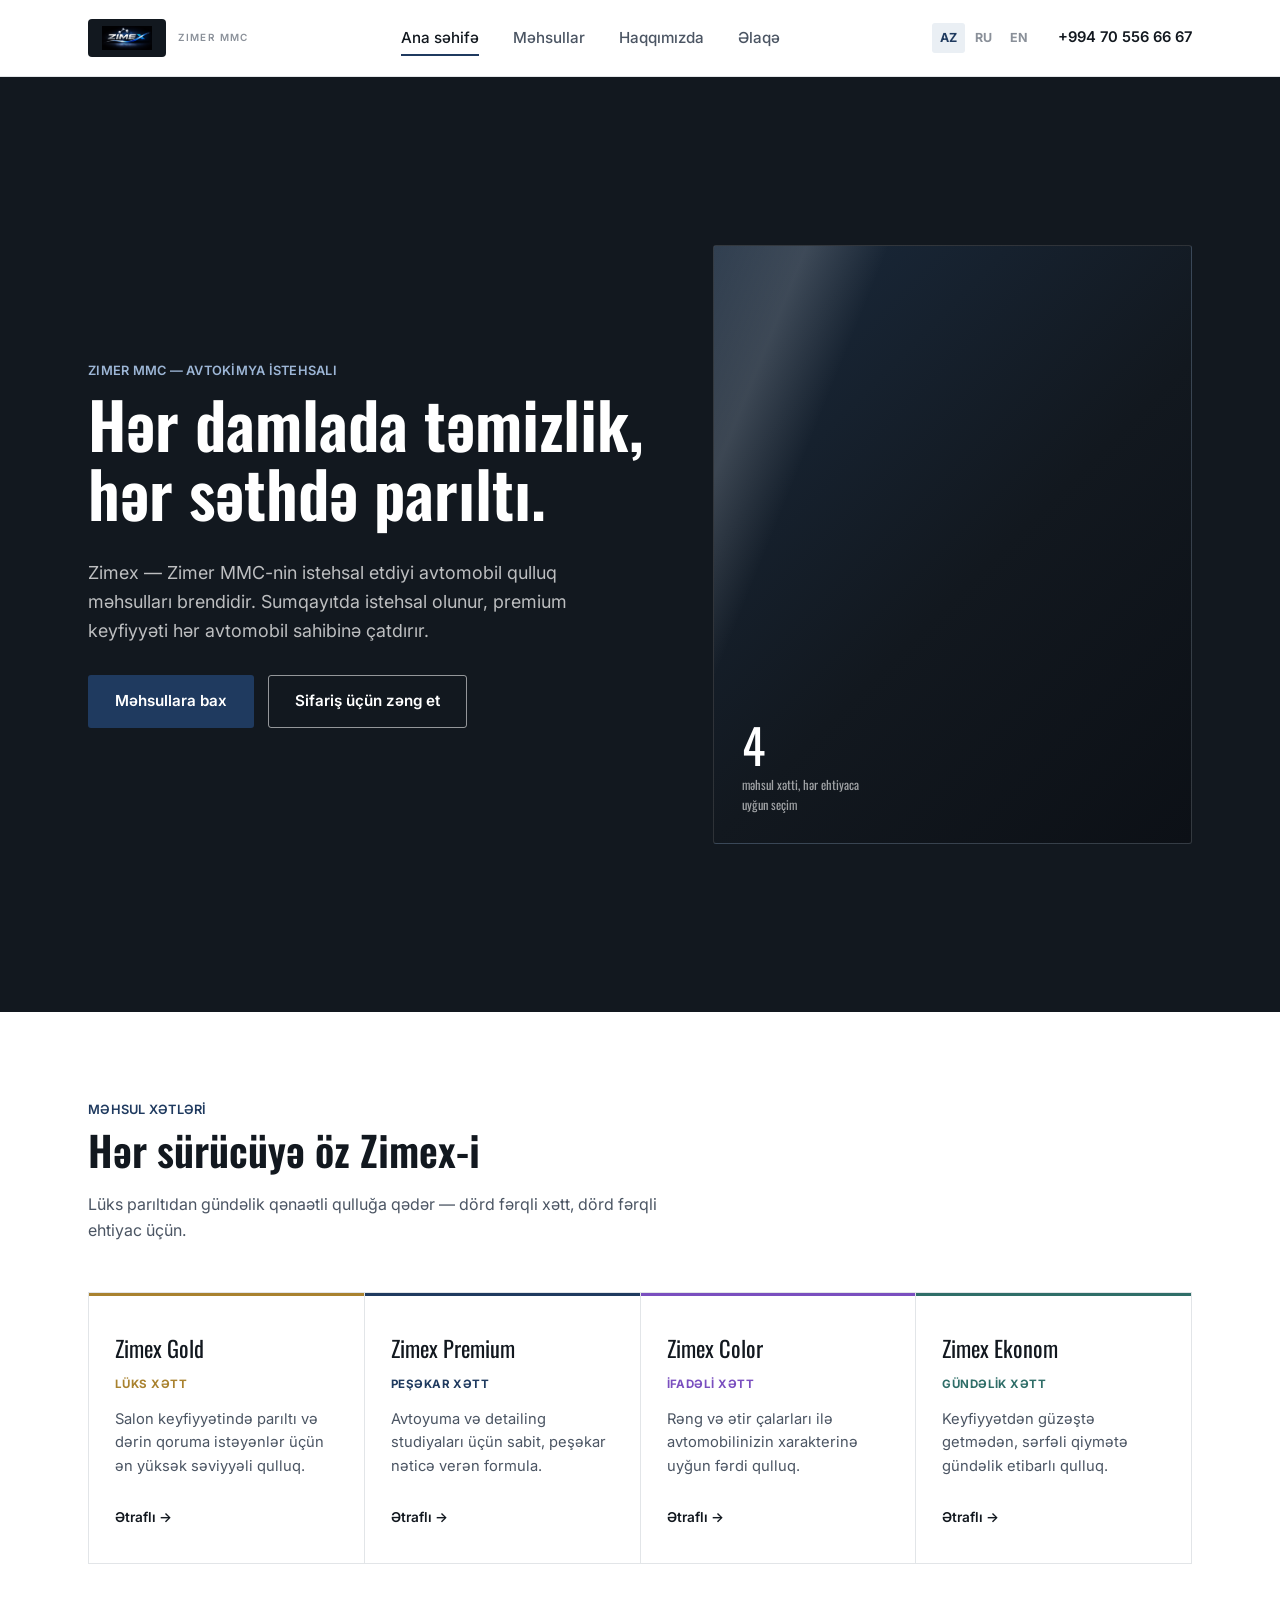
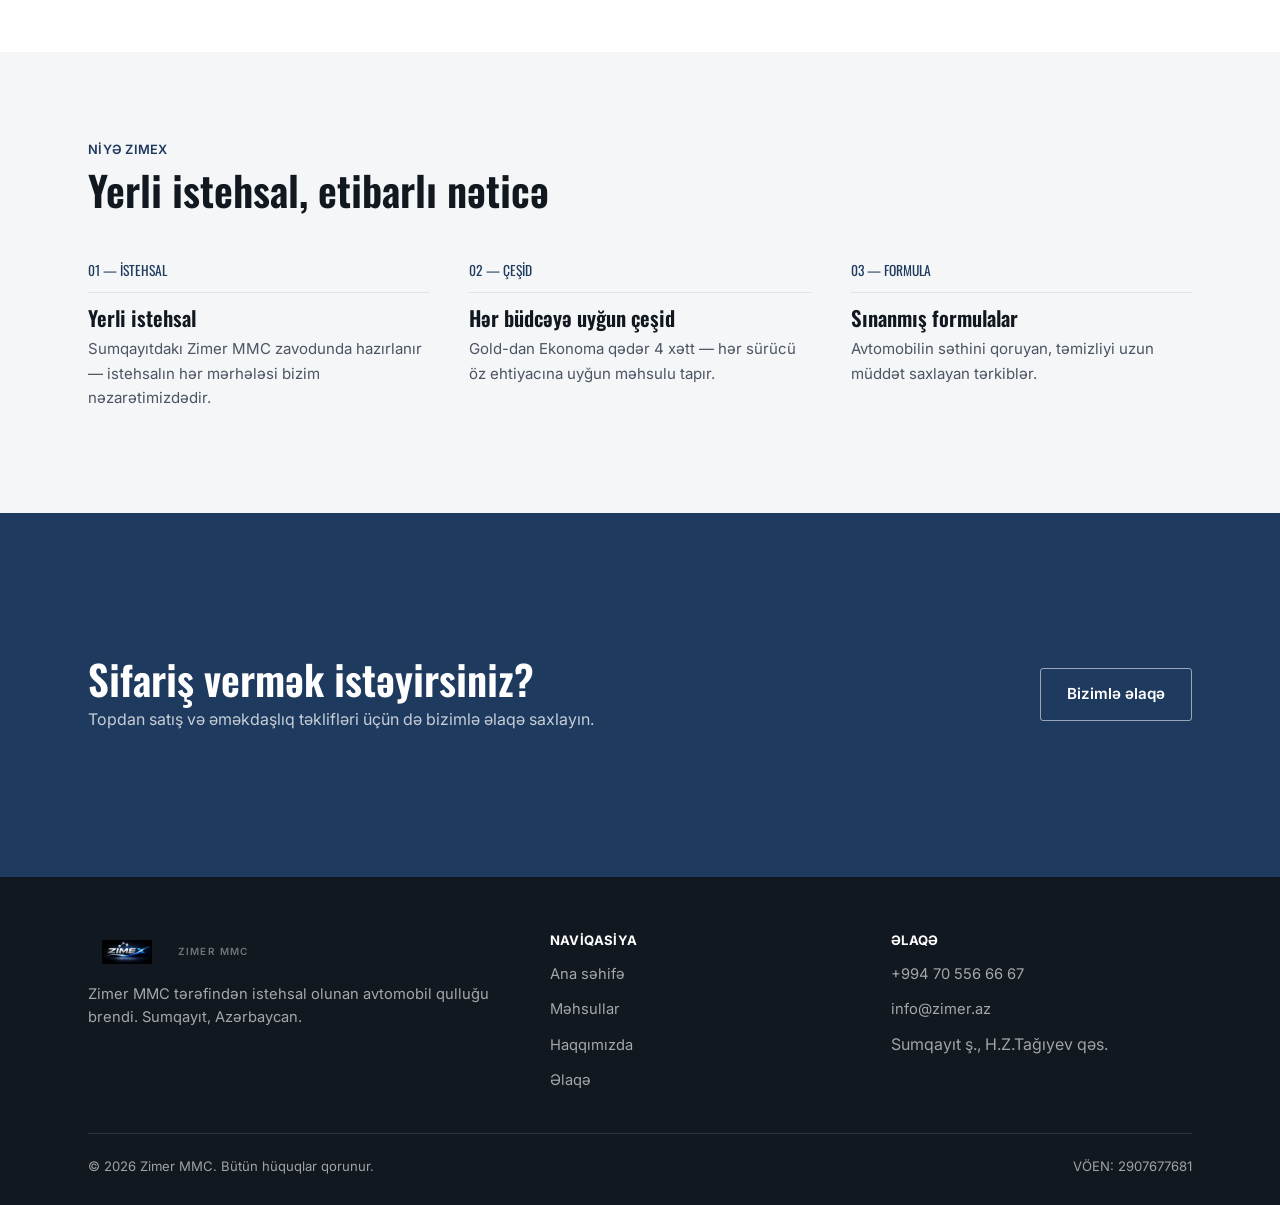
<file: index.html>
<!DOCTYPE html>
<html lang="az">
<head>
<meta charset="UTF-8">
<meta name="viewport" content="width=device-width, initial-scale=1.0">
<title>Zimex — Avtomobil qulluğu üçün premium avtokimya | Zimer MMC</title>
<meta name="description" content="Zimex, Zimer MMC tərəfindən Sumqayıtda istehsal olunan avtomobil qulluğu brendidir. Gold, Premium, Color və Ekonom xətləri ilə hər ehtiyaca uyğun məhsul.">
<link rel="preconnect" href="https://fonts.googleapis.com">
<link rel="preconnect" href="https://fonts.gstatic.com" crossorigin>
<link href="https://fonts.googleapis.com/css2?family=Oswald:wght@500;600;700&family=Inter:wght@400;500;600;700&display=swap" rel="stylesheet">
<link rel="stylesheet" href="assets/style.css">
</head>
<body>

<header class="site-header">
  <div class="container">
    <a href="index.html" class="logo">
      <span class="logo-badge"><img src="assets/logo-mark.png" alt="Zimex"></span>
      <span class="logo-caption">ZIMER MMC</span>
    </a>
    <nav class="main-nav">
      <a href="index.html" aria-current="page">Ana səhifə</a>
      <a href="products.html">Məhsullar</a>
      <a href="about.html">Haqqımızda</a>
      <a href="contact.html">Əlaqə</a>
    </nav>
    <div class="header-right">
      <div class="lang-switch">
        <a href="index.html" class="active">AZ</a>
        <a href="ru/index.html">RU</a>
        <a href="en/index.html">EN</a>
      </div>
      <a class="header-phone" href="tel:+994705566667">+994 70 556 66 67</a>
      <button class="menu-toggle" aria-label="Menyu"><span></span><span></span><span></span></button>
    </div>
  </div>
</header>

<section class="hero">
  <div class="container">
    <div>
      <div class="eyebrow">ZIMER MMC — AVTOKİMYA İSTEHSALI</div>
      <h1>Hər damlada təmizlik, hər səthdə parıltı.</h1>
      <p class="lead">Zimex — Zimer MMC-nin istehsal etdiyi avtomobil qulluq məhsulları brendidir. Sumqayıtda istehsal olunur, premium keyfiyyəti hər avtomobil sahibinə çatdırır.</p>
      <div class="actions">
        <a href="products.html" class="btn btn-primary">Məhsullara bax</a>
        <a href="tel:+994705566667" class="btn btn-outline on-dark">Sifariş üçün zəng et</a>
      </div>
    </div>
    <div class="hero-panel">
      <div class="drop-count">
        <div class="num">4</div>
        <div class="cap">məhsul xətti, hər ehtiyaca uyğun seçim</div>
      </div>
    </div>
  </div>
</section>

<section>
  <div class="container">
    <div class="section-head">
      <div class="eyebrow">MƏHSUL XƏTLƏRİ</div>
      <h2>Hər sürücüyə öz Zimex-i</h2>
      <p>Lüks parıltıdan gündəlik qənaətli qulluğa qədər — dörd fərqli xətt, dörd fərqli ehtiyac üçün.</p>
    </div>
    <div class="lines-grid">
      <div class="line-card line-gold">
        <div class="line-name">Zimex Gold</div>
        <div class="line-tag">LÜKS XƏTT</div>
        <p>Salon keyfiyyətində parıltı və dərin qoruma istəyənlər üçün ən yüksək səviyyəli qulluq.</p>
        <a href="products.html#gold" class="line-link">Ətraflı</a>
      </div>
      <div class="line-card line-premium">
        <div class="line-name">Zimex Premium</div>
        <div class="line-tag">PEŞƏKAR XƏTT</div>
        <p>Avtoyuma və detailing studiyaları üçün sabit, peşəkar nəticə verən formula.</p>
        <a href="products.html#premium" class="line-link">Ətraflı</a>
      </div>
      <div class="line-card line-color">
        <div class="line-name">Zimex Color</div>
        <div class="line-tag">İFADƏLİ XƏTT</div>
        <p>Rəng və ətir çalarları ilə avtomobilinizin xarakterinə uyğun fərdi qulluq.</p>
        <a href="products.html#color" class="line-link">Ətraflı</a>
      </div>
      <div class="line-card line-ekonom">
        <div class="line-name">Zimex Ekonom</div>
        <div class="line-tag">GÜNDƏLİK XƏTT</div>
        <p>Keyfiyyətdən güzəştə getmədən, sərfəli qiymətə gündəlik etibarlı qulluq.</p>
        <a href="products.html#ekonom" class="line-link">Ətraflı</a>
      </div>
    </div>
  </div>
</section>

<section class="section-alt">
  <div class="container">
    <div class="section-head">
      <div class="eyebrow">NİYƏ ZIMEX</div>
      <h2>Yerli istehsal, etibarlı nəticə</h2>
    </div>
    <div class="why-grid">
      <div class="why-item">
        <div class="why-num">01 — İSTEHSAL</div>
        <h3>Yerli istehsal</h3>
        <p>Sumqayıtdakı Zimer MMC zavodunda hazırlanır — istehsalın hər mərhələsi bizim nəzarətimizdədir.</p>
      </div>
      <div class="why-item">
        <div class="why-num">02 — ÇEŞİD</div>
        <h3>Hər büdcəyə uyğun çeşid</h3>
        <p>Gold-dan Ekonoma qədər 4 xətt — hər sürücü öz ehtiyacına uyğun məhsulu tapır.</p>
      </div>
      <div class="why-item">
        <div class="why-num">03 — FORMULA</div>
        <h3>Sınanmış formulalar</h3>
        <p>Avtomobilin səthini qoruyan, təmizliyi uzun müddət saxlayan tərkiblər.</p>
      </div>
    </div>
  </div>
</section>

<section class="cta-strip">
  <div class="container">
    <div>
      <h2>Sifariş vermək istəyirsiniz?</h2>
      <p>Topdan satış və əməkdaşlıq təklifləri üçün də bizimlə əlaqə saxlayın.</p>
    </div>
    <a href="contact.html" class="btn btn-outline on-dark">Bizimlə əlaqə</a>
  </div>
</section>

<footer class="site-footer">
  <div class="container">
    <div class="foot-grid">
      <div>
        <div class="logo">
          <span class="logo-badge"><img src="assets/logo-mark.png" alt="Zimex"></span>
          <span class="logo-caption">ZIMER MMC</span>
        </div>
        <p>Zimer MMC tərəfindən istehsal olunan avtomobil qulluğu brendi. Sumqayıt, Azərbaycan.</p>
      </div>
      <div>
        <h4>NAVİQASİYA</h4>
        <ul>
          <li><a href="index.html">Ana səhifə</a></li>
          <li><a href="products.html">Məhsullar</a></li>
          <li><a href="about.html">Haqqımızda</a></li>
          <li><a href="contact.html">Əlaqə</a></li>
        </ul>
      </div>
      <div>
        <h4>ƏLAQƏ</h4>
        <ul>
          <li><a href="tel:+994705566667">+994 70 556 66 67</a></li>
          <li><a href="mailto:info@zimer.az">info@zimer.az</a></li>
          <li>Sumqayıt ş., H.Z.Tağıyev qəs.</li>
        </ul>
      </div>
    </div>
    <div class="foot-bottom">
      <span>© 2026 Zimer MMC. Bütün hüquqlar qorunur.</span>
      <span>VÖEN: 2907677681</span>
    </div>
  </div>
</footer>

<script src="assets/script.js"></script>
</body>
</html>
</file>
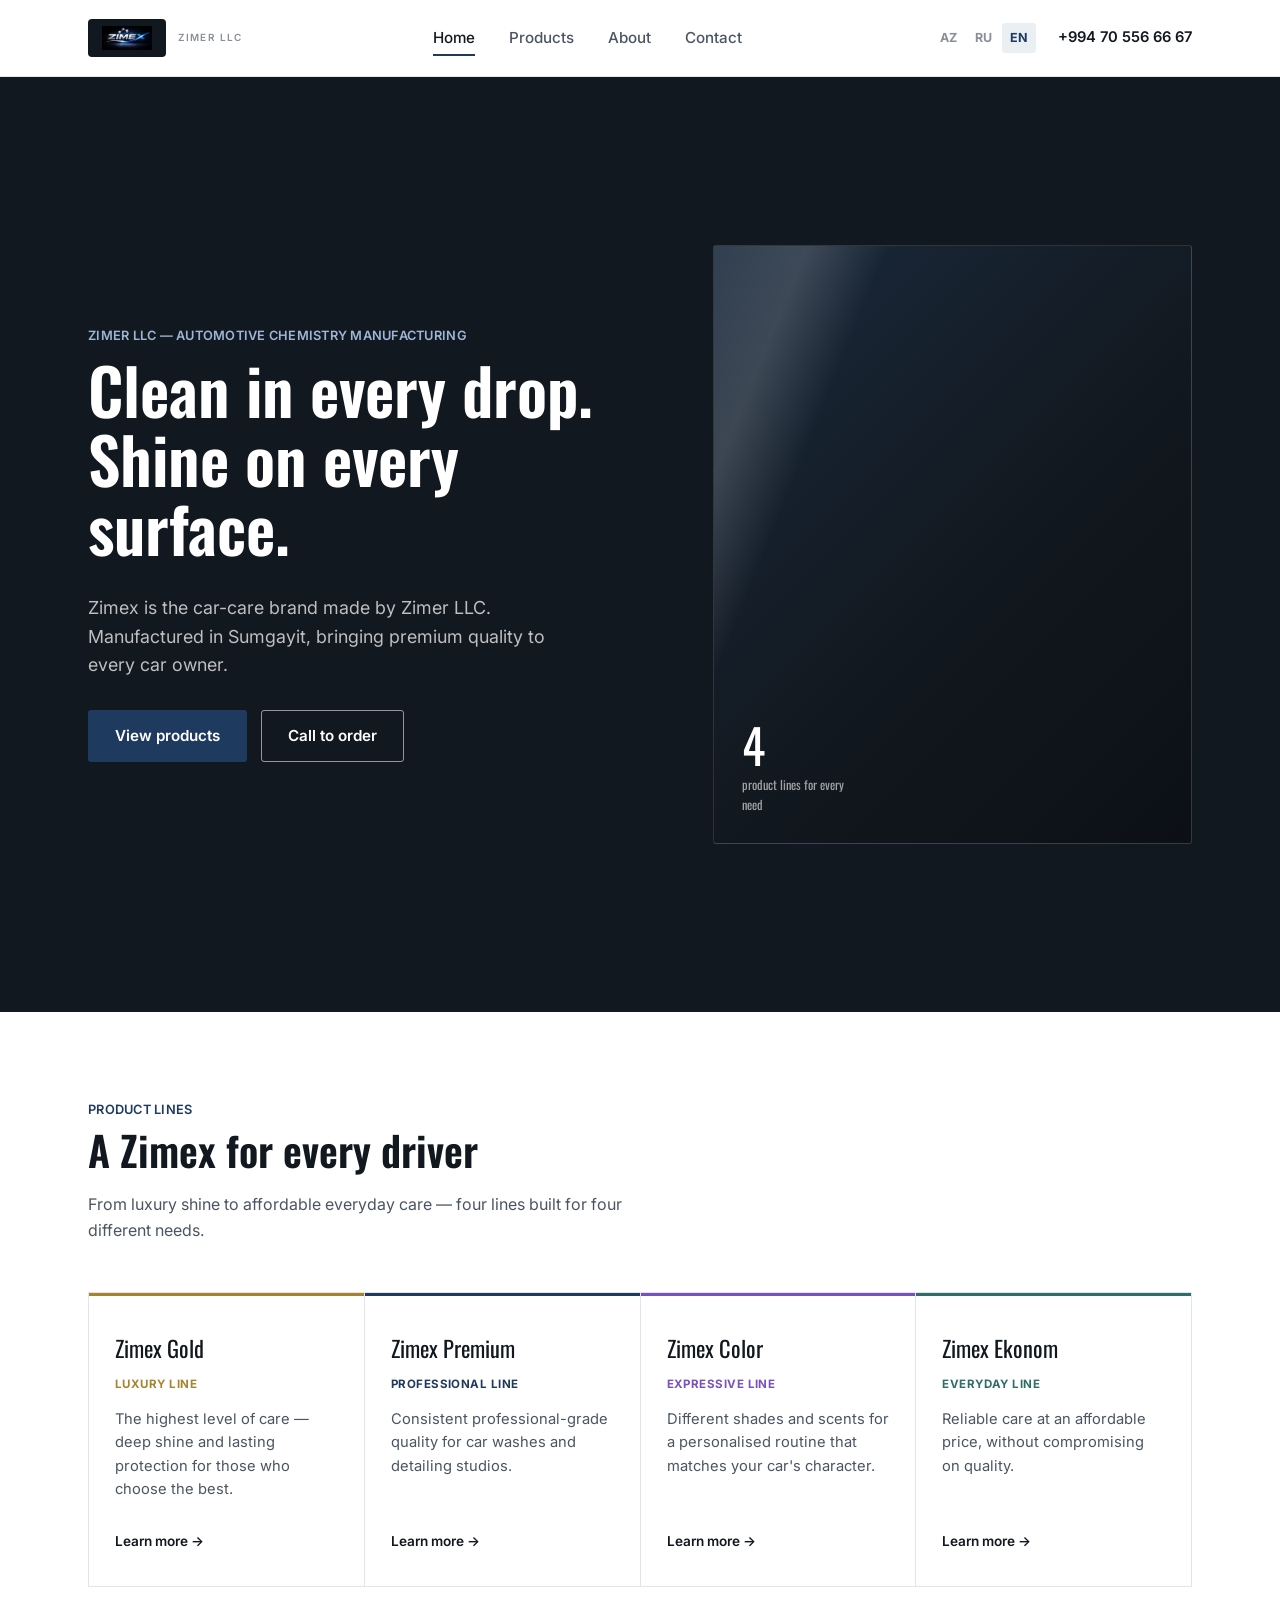
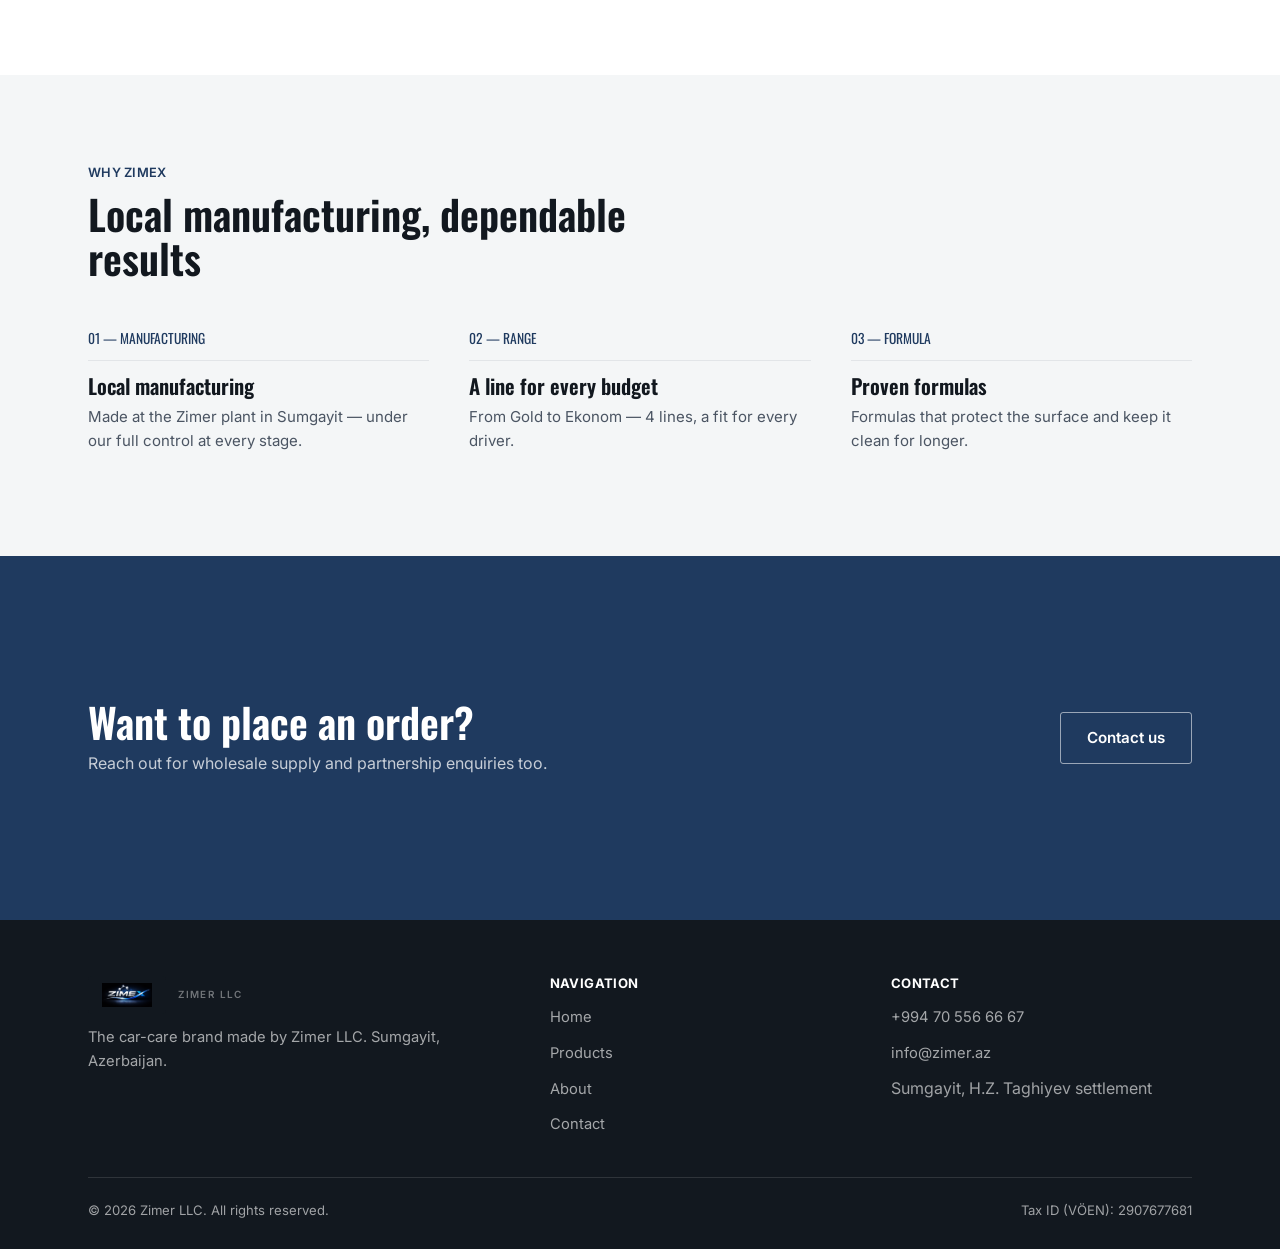
<file: en/index.html>
<!DOCTYPE html>
<html lang="en">
<head>
<meta charset="UTF-8">
<meta name="viewport" content="width=device-width, initial-scale=1.0">
<title>Zimex — Premium automotive chemistry for car care | Zimer LLC</title>
<meta name="description" content="Zimex is the car-care brand made by Zimer LLC in Sumgayit. Gold, Premium, Color and Ekonom lines for every need.">
<link rel="preconnect" href="https://fonts.googleapis.com">
<link rel="preconnect" href="https://fonts.gstatic.com" crossorigin>
<link href="https://fonts.googleapis.com/css2?family=Oswald:wght@500;600;700&family=Inter:wght@400;500;600;700&display=swap" rel="stylesheet">
<link rel="stylesheet" href="../assets/style.css">
</head>
<body>

<header class="site-header">
  <div class="container">
    <a href="index.html" class="logo">
      <span class="logo-badge"><img src="../assets/logo-mark.png" alt="Zimex"></span>
      <span class="logo-caption">ZIMER LLC</span>
    </a>
    <nav class="main-nav">
      <a href="index.html" aria-current="page">Home</a>
      <a href="products.html">Products</a>
      <a href="about.html">About</a>
      <a href="contact.html">Contact</a>
    </nav>
    <div class="header-right">
      <div class="lang-switch">
        <a href="../index.html">AZ</a>
        <a href="../ru/index.html">RU</a>
        <a href="index.html" class="active">EN</a>
      </div>
      <a class="header-phone" href="tel:+994705566667">+994 70 556 66 67</a>
      <button class="menu-toggle" aria-label="Menu"><span></span><span></span><span></span></button>
    </div>
  </div>
</header>

<section class="hero">
  <div class="container">
    <div>
      <div class="eyebrow">ZIMER LLC — AUTOMOTIVE CHEMISTRY MANUFACTURING</div>
      <h1>Clean in every drop. Shine on every surface.</h1>
      <p class="lead">Zimex is the car-care brand made by Zimer LLC. Manufactured in Sumgayit, bringing premium quality to every car owner.</p>
      <div class="actions">
        <a href="products.html" class="btn btn-primary">View products</a>
        <a href="tel:+994705566667" class="btn btn-outline on-dark">Call to order</a>
      </div>
    </div>
    <div class="hero-panel">
      <div class="drop-count">
        <div class="num">4</div>
        <div class="cap">product lines for every need</div>
      </div>
    </div>
  </div>
</section>

<section>
  <div class="container">
    <div class="section-head">
      <div class="eyebrow">PRODUCT LINES</div>
      <h2>A Zimex for every driver</h2>
      <p>From luxury shine to affordable everyday care — four lines built for four different needs.</p>
    </div>
    <div class="lines-grid">
      <div class="line-card line-gold">
        <div class="line-name">Zimex Gold</div>
        <div class="line-tag">LUXURY LINE</div>
        <p>The highest level of care — deep shine and lasting protection for those who choose the best.</p>
        <a href="products.html#gold" class="line-link">Learn more</a>
      </div>
      <div class="line-card line-premium">
        <div class="line-name">Zimex Premium</div>
        <div class="line-tag">PROFESSIONAL LINE</div>
        <p>Consistent professional-grade quality for car washes and detailing studios.</p>
        <a href="products.html#premium" class="line-link">Learn more</a>
      </div>
      <div class="line-card line-color">
        <div class="line-name">Zimex Color</div>
        <div class="line-tag">EXPRESSIVE LINE</div>
        <p>Different shades and scents for a personalised routine that matches your car's character.</p>
        <a href="products.html#color" class="line-link">Learn more</a>
      </div>
      <div class="line-card line-ekonom">
        <div class="line-name">Zimex Ekonom</div>
        <div class="line-tag">EVERYDAY LINE</div>
        <p>Reliable care at an affordable price, without compromising on quality.</p>
        <a href="products.html#ekonom" class="line-link">Learn more</a>
      </div>
    </div>
  </div>
</section>

<section class="section-alt">
  <div class="container">
    <div class="section-head">
      <div class="eyebrow">WHY ZIMEX</div>
      <h2>Local manufacturing, dependable results</h2>
    </div>
    <div class="why-grid">
      <div class="why-item">
        <div class="why-num">01 — MANUFACTURING</div>
        <h3>Local manufacturing</h3>
        <p>Made at the Zimer plant in Sumgayit — under our full control at every stage.</p>
      </div>
      <div class="why-item">
        <div class="why-num">02 — RANGE</div>
        <h3>A line for every budget</h3>
        <p>From Gold to Ekonom — 4 lines, a fit for every driver.</p>
      </div>
      <div class="why-item">
        <div class="why-num">03 — FORMULA</div>
        <h3>Proven formulas</h3>
        <p>Formulas that protect the surface and keep it clean for longer.</p>
      </div>
    </div>
  </div>
</section>

<section class="cta-strip">
  <div class="container">
    <div>
      <h2>Want to place an order?</h2>
      <p>Reach out for wholesale supply and partnership enquiries too.</p>
    </div>
    <a href="contact.html" class="btn btn-outline on-dark">Contact us</a>
  </div>
</section>

<footer class="site-footer">
  <div class="container">
    <div class="foot-grid">
      <div>
        <div class="logo">
          <span class="logo-badge"><img src="../assets/logo-mark.png" alt="Zimex"></span>
          <span class="logo-caption">ZIMER LLC</span>
        </div>
        <p>The car-care brand made by Zimer LLC. Sumgayit, Azerbaijan.</p>
      </div>
      <div>
        <h4>NAVIGATION</h4>
        <ul>
          <li><a href="index.html">Home</a></li>
          <li><a href="products.html">Products</a></li>
          <li><a href="about.html">About</a></li>
          <li><a href="contact.html">Contact</a></li>
        </ul>
      </div>
      <div>
        <h4>CONTACT</h4>
        <ul>
          <li><a href="tel:+994705566667">+994 70 556 66 67</a></li>
          <li><a href="mailto:info@zimer.az">info@zimer.az</a></li>
          <li>Sumgayit, H.Z. Taghiyev settlement</li>
        </ul>
      </div>
    </div>
    <div class="foot-bottom">
      <span>© 2026 Zimer LLC. All rights reserved.</span>
      <span>Tax ID (VÖEN): 2907677681</span>
    </div>
  </div>
</footer>

<script src="../assets/script.js"></script>
</body>
</html>
</file>
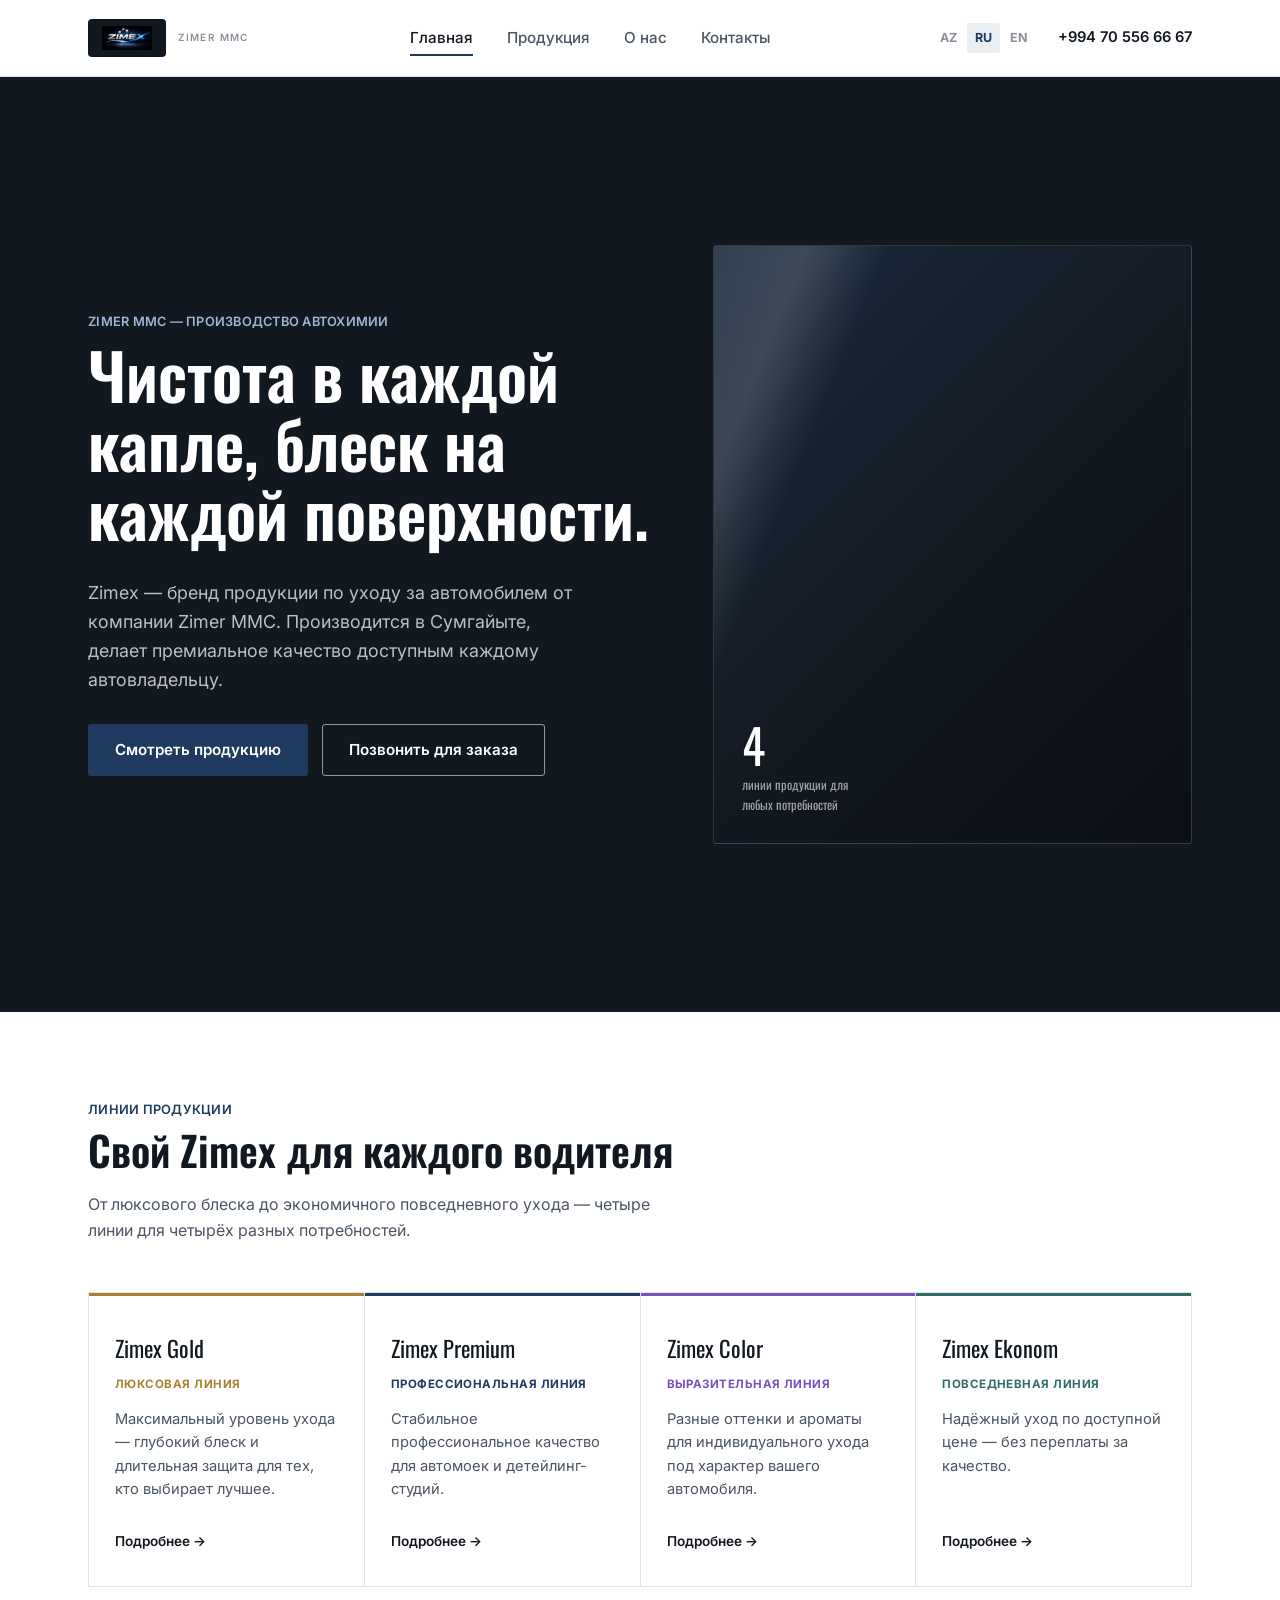
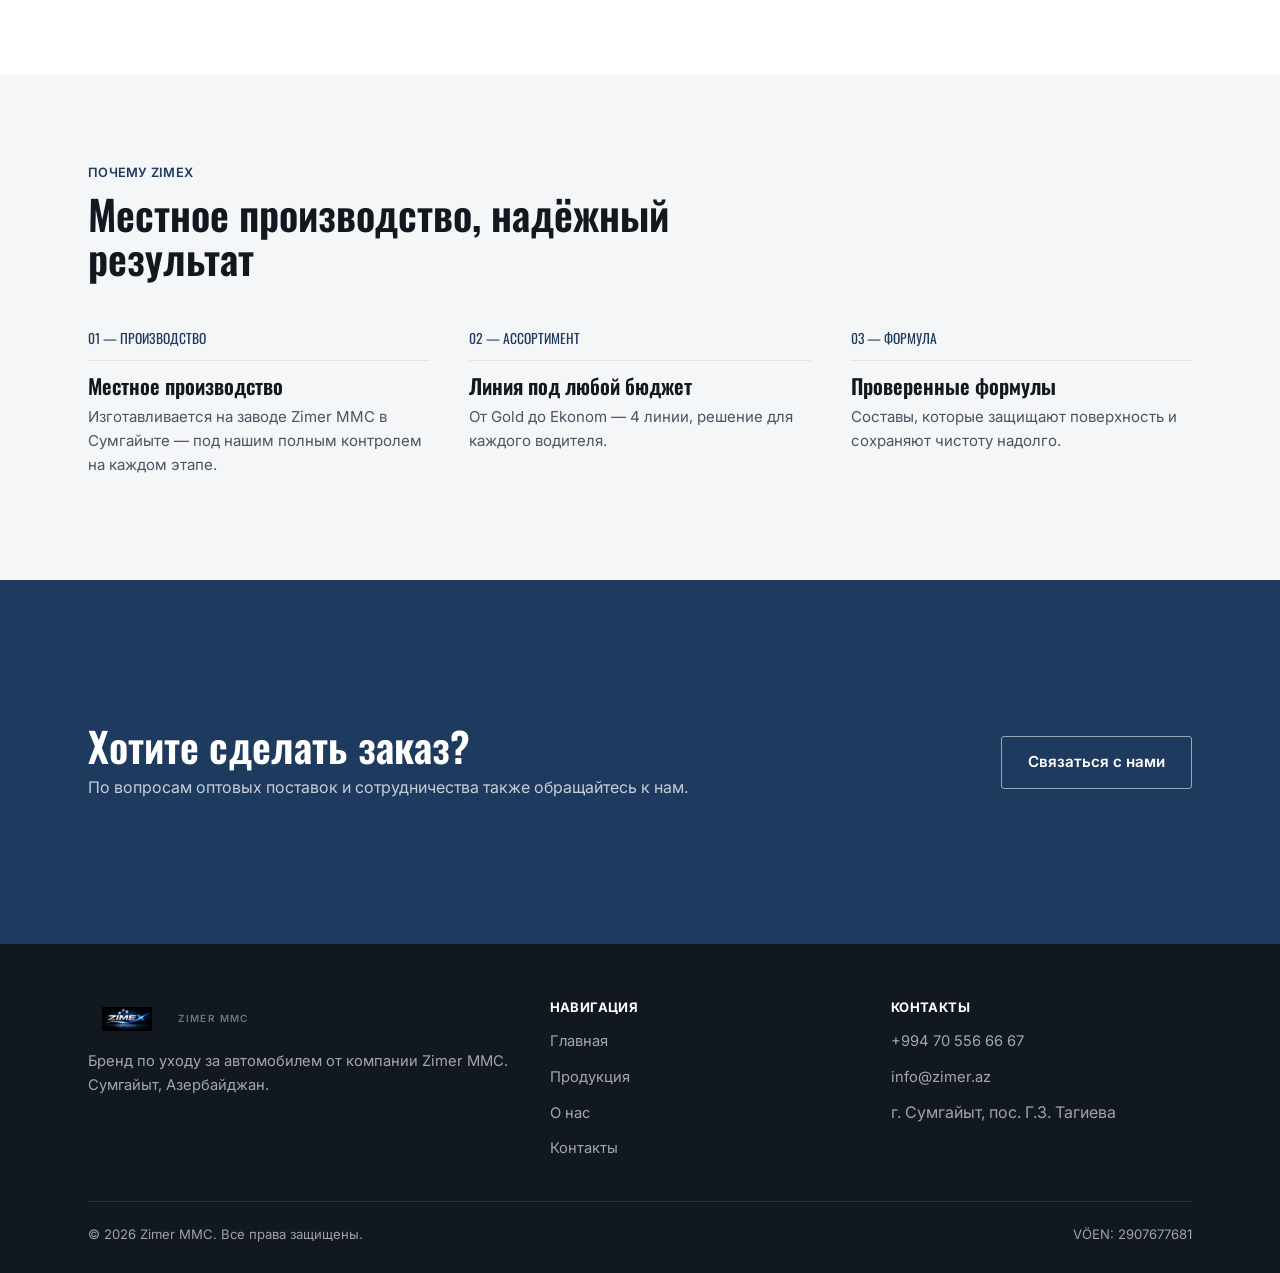
<file: ru/index.html>
<!DOCTYPE html>
<html lang="ru">
<head>
<meta charset="UTF-8">
<meta name="viewport" content="width=device-width, initial-scale=1.0">
<title>Zimex — Премиальная автохимия для ухода за автомобилем | Zimer MMC</title>
<meta name="description" content="Zimex — бренд продукции по уходу за автомобилем от Zimer MMC. Производится в Сумгайыте. Линии Gold, Premium, Color и Ekonom.">
<link rel="preconnect" href="https://fonts.googleapis.com">
<link rel="preconnect" href="https://fonts.gstatic.com" crossorigin>
<link href="https://fonts.googleapis.com/css2?family=Oswald:wght@500;600;700&family=Inter:wght@400;500;600;700&display=swap" rel="stylesheet">
<link rel="stylesheet" href="../assets/style.css">
</head>
<body>

<header class="site-header">
  <div class="container">
    <a href="index.html" class="logo">
      <span class="logo-badge"><img src="../assets/logo-mark.png" alt="Zimex"></span>
      <span class="logo-caption">ZIMER MMC</span>
    </a>
    <nav class="main-nav">
      <a href="index.html" aria-current="page">Главная</a>
      <a href="products.html">Продукция</a>
      <a href="about.html">О нас</a>
      <a href="contact.html">Контакты</a>
    </nav>
    <div class="header-right">
      <div class="lang-switch">
        <a href="../index.html">AZ</a>
        <a href="index.html" class="active">RU</a>
        <a href="../en/index.html">EN</a>
      </div>
      <a class="header-phone" href="tel:+994705566667">+994 70 556 66 67</a>
      <button class="menu-toggle" aria-label="Меню"><span></span><span></span><span></span></button>
    </div>
  </div>
</header>

<section class="hero">
  <div class="container">
    <div>
      <div class="eyebrow">ZIMER MMC — ПРОИЗВОДСТВО АВТОХИМИИ</div>
      <h1>Чистота в каждой капле, блеск на каждой поверхности.</h1>
      <p class="lead">Zimex — бренд продукции по уходу за автомобилем от компании Zimer MMC. Производится в Сумгайыте, делает премиальное качество доступным каждому автовладельцу.</p>
      <div class="actions">
        <a href="products.html" class="btn btn-primary">Смотреть продукцию</a>
        <a href="tel:+994705566667" class="btn btn-outline on-dark">Позвонить для заказа</a>
      </div>
    </div>
    <div class="hero-panel">
      <div class="drop-count">
        <div class="num">4</div>
        <div class="cap">линии продукции для любых потребностей</div>
      </div>
    </div>
  </div>
</section>

<section>
  <div class="container">
    <div class="section-head">
      <div class="eyebrow">ЛИНИИ ПРОДУКЦИИ</div>
      <h2>Свой Zimex для каждого водителя</h2>
      <p>От люксового блеска до экономичного повседневного ухода — четыре линии для четырёх разных потребностей.</p>
    </div>
    <div class="lines-grid">
      <div class="line-card line-gold">
        <div class="line-name">Zimex Gold</div>
        <div class="line-tag">ЛЮКСОВАЯ ЛИНИЯ</div>
        <p>Максимальный уровень ухода — глубокий блеск и длительная защита для тех, кто выбирает лучшее.</p>
        <a href="products.html#gold" class="line-link">Подробнее</a>
      </div>
      <div class="line-card line-premium">
        <div class="line-name">Zimex Premium</div>
        <div class="line-tag">ПРОФЕССИОНАЛЬНАЯ ЛИНИЯ</div>
        <p>Стабильное профессиональное качество для автомоек и детейлинг-студий.</p>
        <a href="products.html#premium" class="line-link">Подробнее</a>
      </div>
      <div class="line-card line-color">
        <div class="line-name">Zimex Color</div>
        <div class="line-tag">ВЫРАЗИТЕЛЬНАЯ ЛИНИЯ</div>
        <p>Разные оттенки и ароматы для индивидуального ухода под характер вашего автомобиля.</p>
        <a href="products.html#color" class="line-link">Подробнее</a>
      </div>
      <div class="line-card line-ekonom">
        <div class="line-name">Zimex Ekonom</div>
        <div class="line-tag">ПОВСЕДНЕВНАЯ ЛИНИЯ</div>
        <p>Надёжный уход по доступной цене — без переплаты за качество.</p>
        <a href="products.html#ekonom" class="line-link">Подробнее</a>
      </div>
    </div>
  </div>
</section>

<section class="section-alt">
  <div class="container">
    <div class="section-head">
      <div class="eyebrow">ПОЧЕМУ ZIMEX</div>
      <h2>Местное производство, надёжный результат</h2>
    </div>
    <div class="why-grid">
      <div class="why-item">
        <div class="why-num">01 — ПРОИЗВОДСТВО</div>
        <h3>Местное производство</h3>
        <p>Изготавливается на заводе Zimer MMC в Сумгайыте — под нашим полным контролем на каждом этапе.</p>
      </div>
      <div class="why-item">
        <div class="why-num">02 — АССОРТИМЕНТ</div>
        <h3>Линия под любой бюджет</h3>
        <p>От Gold до Ekonom — 4 линии, решение для каждого водителя.</p>
      </div>
      <div class="why-item">
        <div class="why-num">03 — ФОРМУЛА</div>
        <h3>Проверенные формулы</h3>
        <p>Составы, которые защищают поверхность и сохраняют чистоту надолго.</p>
      </div>
    </div>
  </div>
</section>

<section class="cta-strip">
  <div class="container">
    <div>
      <h2>Хотите сделать заказ?</h2>
      <p>По вопросам оптовых поставок и сотрудничества также обращайтесь к нам.</p>
    </div>
    <a href="contact.html" class="btn btn-outline on-dark">Связаться с нами</a>
  </div>
</section>

<footer class="site-footer">
  <div class="container">
    <div class="foot-grid">
      <div>
        <div class="logo">
          <span class="logo-badge"><img src="../assets/logo-mark.png" alt="Zimex"></span>
          <span class="logo-caption">ZIMER MMC</span>
        </div>
        <p>Бренд по уходу за автомобилем от компании Zimer MMC. Сумгайыт, Азербайджан.</p>
      </div>
      <div>
        <h4>НАВИГАЦИЯ</h4>
        <ul>
          <li><a href="index.html">Главная</a></li>
          <li><a href="products.html">Продукция</a></li>
          <li><a href="about.html">О нас</a></li>
          <li><a href="contact.html">Контакты</a></li>
        </ul>
      </div>
      <div>
        <h4>КОНТАКТЫ</h4>
        <ul>
          <li><a href="tel:+994705566667">+994 70 556 66 67</a></li>
          <li><a href="mailto:info@zimer.az">info@zimer.az</a></li>
          <li>г. Сумгайыт, пос. Г.З. Тагиева</li>
        </ul>
      </div>
    </div>
    <div class="foot-bottom">
      <span>© 2026 Zimer MMC. Все права защищены.</span>
      <span>VÖEN: 2907677681</span>
    </div>
  </div>
</footer>

<script src="../assets/script.js"></script>
</body>
</html>
</file>
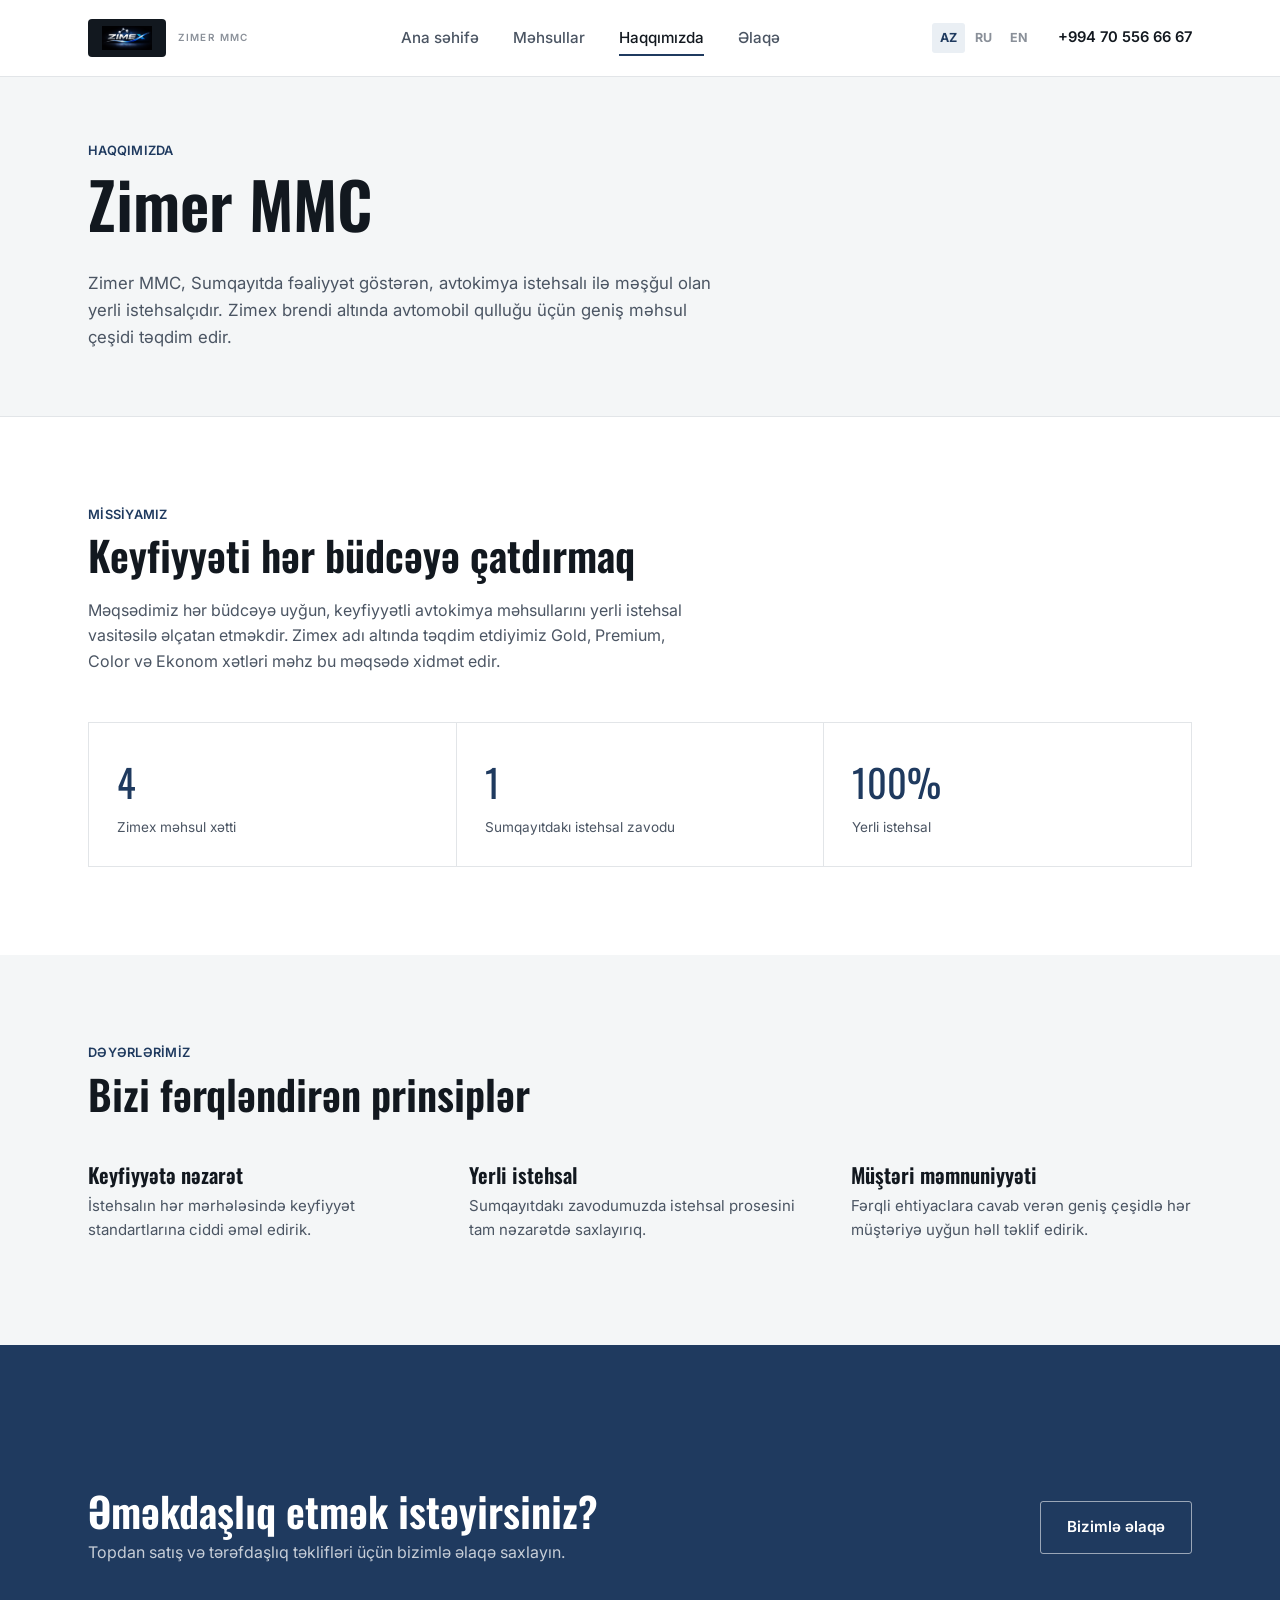
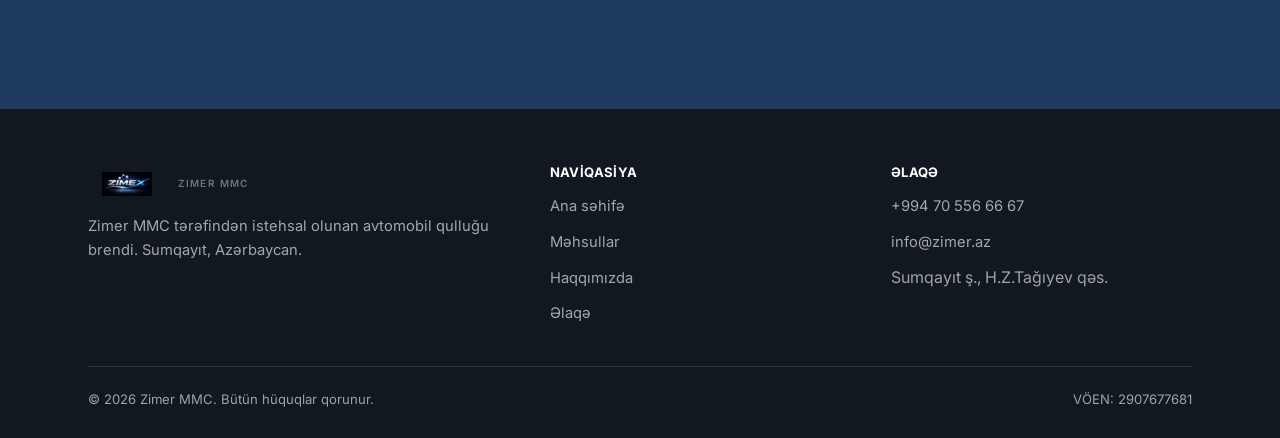
<file: about.html>
<!DOCTYPE html>
<html lang="az">
<head>
<meta charset="UTF-8">
<meta name="viewport" content="width=device-width, initial-scale=1.0">
<title>Haqqımızda — Zimer MMC</title>
<meta name="description" content="Zimer MMC, Sumqayıtda avtokimya istehsalı ilə məşğul olan yerli istehsalçıdır. Zimex brendi altında avtomobil qulluğu üçün geniş məhsul çeşidi.">
<link rel="preconnect" href="https://fonts.googleapis.com">
<link rel="preconnect" href="https://fonts.gstatic.com" crossorigin>
<link href="https://fonts.googleapis.com/css2?family=Oswald:wght@500;600;700&family=Inter:wght@400;500;600;700&display=swap" rel="stylesheet">
<link rel="stylesheet" href="assets/style.css">
</head>
<body>

<header class="site-header">
  <div class="container">
    <a href="index.html" class="logo">
      <span class="logo-badge"><img src="assets/logo-mark.png" alt="Zimex"></span>
      <span class="logo-caption">ZIMER MMC</span>
    </a>
    <nav class="main-nav">
      <a href="index.html">Ana səhifə</a>
      <a href="products.html">Məhsullar</a>
      <a href="about.html" aria-current="page">Haqqımızda</a>
      <a href="contact.html">Əlaqə</a>
    </nav>
    <div class="header-right">
      <div class="lang-switch">
        <a href="about.html" class="active">AZ</a>
        <a href="ru/about.html">RU</a>
        <a href="en/about.html">EN</a>
      </div>
      <a class="header-phone" href="tel:+994705566667">+994 70 556 66 67</a>
      <button class="menu-toggle" aria-label="Menyu"><span></span><span></span><span></span></button>
    </div>
  </div>
</header>

<section class="page-hero">
  <div class="container">
    <div class="eyebrow">HAQQIMIZDA</div>
    <h1>Zimer MMC</h1>
    <p class="lead">Zimer MMC, Sumqayıtda fəaliyyət göstərən, avtokimya istehsalı ilə məşğul olan yerli istehsalçıdır. Zimex brendi altında avtomobil qulluğu üçün geniş məhsul çeşidi təqdim edir.</p>
  </div>
</section>

<section>
  <div class="container">
    <div class="section-head">
      <div class="eyebrow">MİSSİYAMIZ</div>
      <h2>Keyfiyyəti hər büdcəyə çatdırmaq</h2>
      <p>Məqsədimiz hər büdcəyə uyğun, keyfiyyətli avtokimya məhsullarını yerli istehsal vasitəsilə əlçatan etməkdir. Zimex adı altında təqdim etdiyimiz Gold, Premium, Color və Ekonom xətləri məhz bu məqsədə xidmət edir.</p>
    </div>

    <div class="stat-row">
      <div class="stat">
        <div class="stat-num">4</div>
        <div class="stat-label">Zimex məhsul xətti</div>
      </div>
      <div class="stat">
        <div class="stat-num">1</div>
        <div class="stat-label">Sumqayıtdakı istehsal zavodu</div>
      </div>
      <div class="stat">
        <div class="stat-num">100%</div>
        <div class="stat-label">Yerli istehsal</div>
      </div>
    </div>
  </div>
</section>

<section class="section-alt">
  <div class="container">
    <div class="section-head">
      <div class="eyebrow">DƏYƏRLƏRİMİZ</div>
      <h2>Bizi fərqləndirən prinsiplər</h2>
    </div>
    <div class="values-grid">
      <div class="why-item">
        <h3>Keyfiyyətə nəzarət</h3>
        <p>İstehsalın hər mərhələsində keyfiyyət standartlarına ciddi əməl edirik.</p>
      </div>
      <div class="why-item">
        <h3>Yerli istehsal</h3>
        <p>Sumqayıtdakı zavodumuzda istehsal prosesini tam nəzarətdə saxlayırıq.</p>
      </div>
      <div class="why-item">
        <h3>Müştəri məmnuniyyəti</h3>
        <p>Fərqli ehtiyaclara cavab verən geniş çeşidlə hər müştəriyə uyğun həll təklif edirik.</p>
      </div>
    </div>
  </div>
</section>

<section class="cta-strip">
  <div class="container">
    <div>
      <h2>Əməkdaşlıq etmək istəyirsiniz?</h2>
      <p>Topdan satış və tərəfdaşlıq təklifləri üçün bizimlə əlaqə saxlayın.</p>
    </div>
    <a href="contact.html" class="btn btn-outline on-dark">Bizimlə əlaqə</a>
  </div>
</section>

<footer class="site-footer">
  <div class="container">
    <div class="foot-grid">
      <div>
        <div class="logo">
          <span class="logo-badge"><img src="assets/logo-mark.png" alt="Zimex"></span>
          <span class="logo-caption">ZIMER MMC</span>
        </div>
        <p>Zimer MMC tərəfindən istehsal olunan avtomobil qulluğu brendi. Sumqayıt, Azərbaycan.</p>
      </div>
      <div>
        <h4>NAVİQASİYA</h4>
        <ul>
          <li><a href="index.html">Ana səhifə</a></li>
          <li><a href="products.html">Məhsullar</a></li>
          <li><a href="about.html">Haqqımızda</a></li>
          <li><a href="contact.html">Əlaqə</a></li>
        </ul>
      </div>
      <div>
        <h4>ƏLAQƏ</h4>
        <ul>
          <li><a href="tel:+994705566667">+994 70 556 66 67</a></li>
          <li><a href="mailto:info@zimer.az">info@zimer.az</a></li>
          <li>Sumqayıt ş., H.Z.Tağıyev qəs.</li>
        </ul>
      </div>
    </div>
    <div class="foot-bottom">
      <span>© 2026 Zimer MMC. Bütün hüquqlar qorunur.</span>
      <span>VÖEN: 2907677681</span>
    </div>
  </div>
</footer>

<script src="assets/script.js"></script>
</body>
</html>
</file>
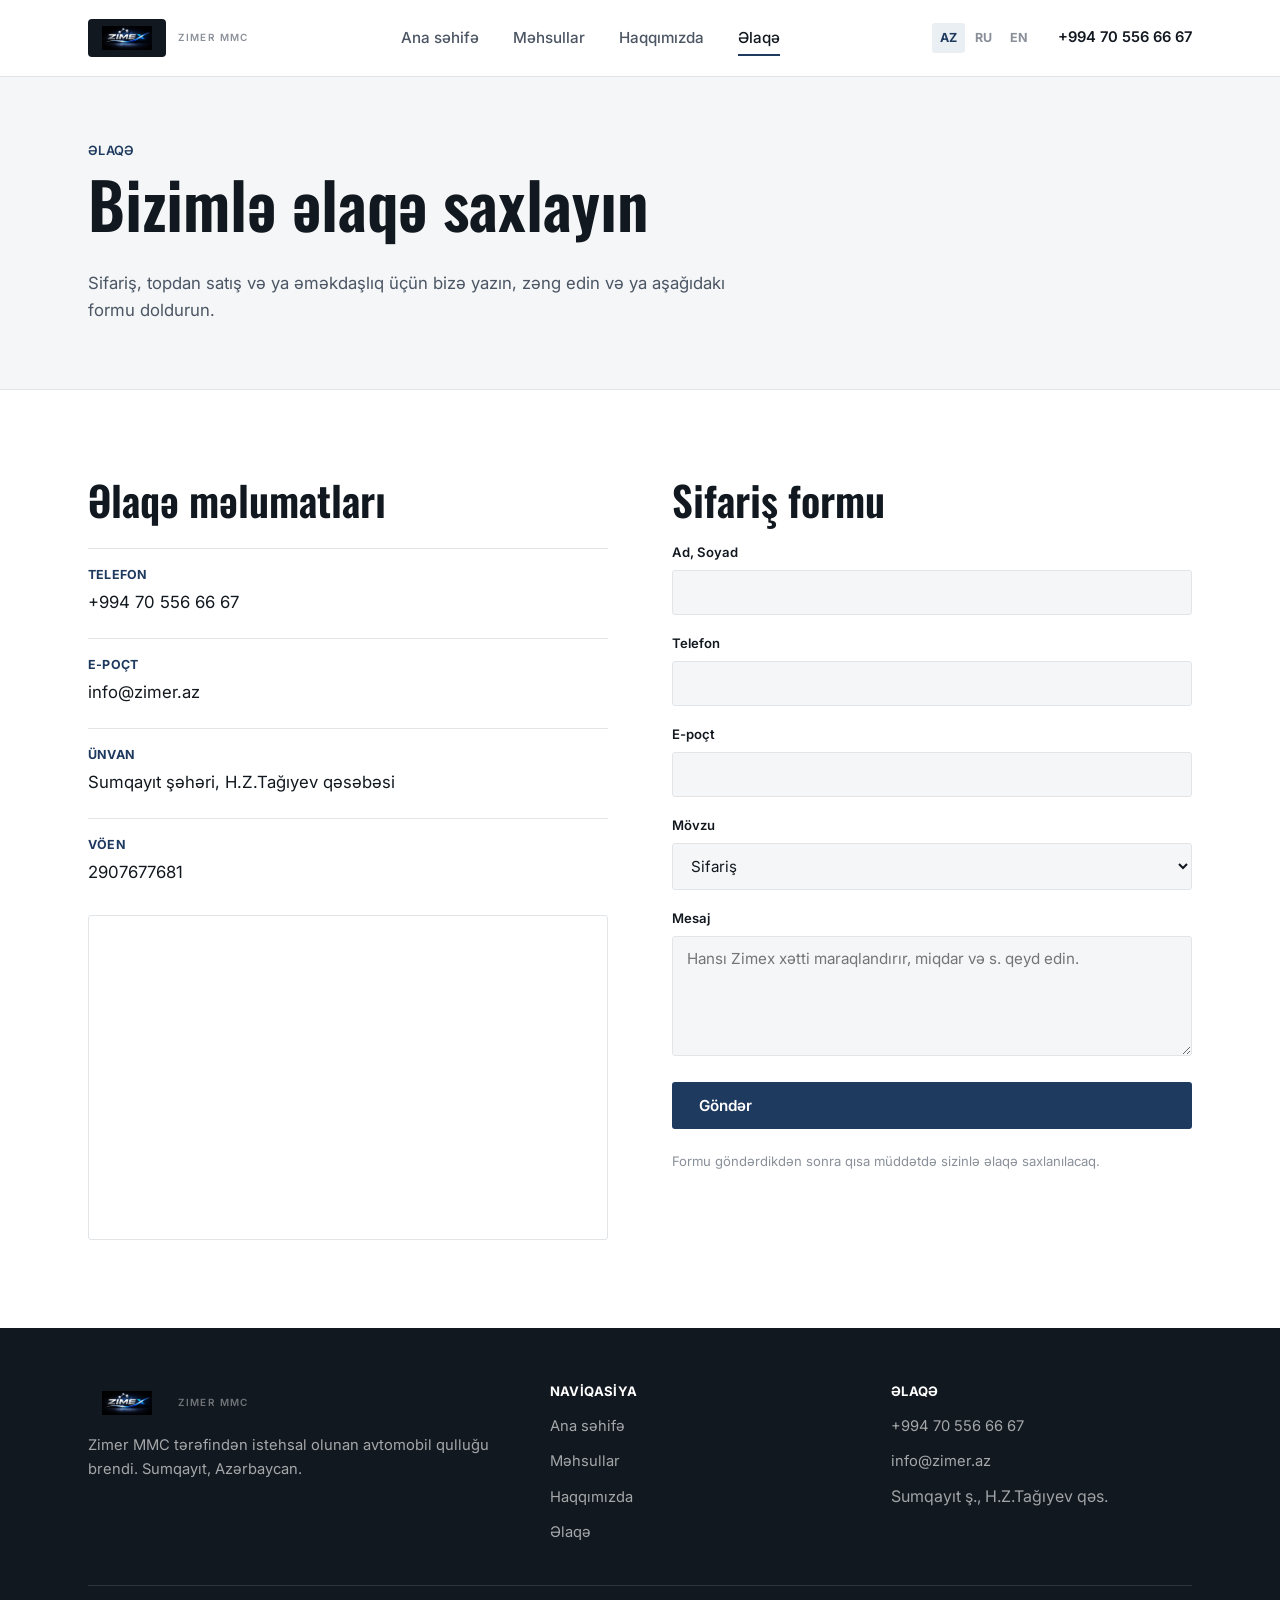
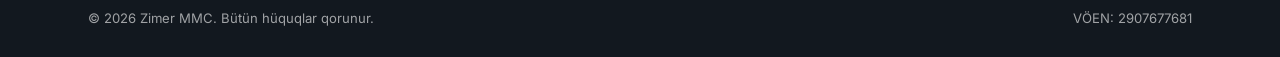
<file: contact.html>
<!DOCTYPE html>
<html lang="az">
<head>
<meta charset="UTF-8">
<meta name="viewport" content="width=device-width, initial-scale=1.0">
<title>Əlaqə — Zimer MMC / Zimex</title>
<meta name="description" content="Zimex sifarişləri və Zimer MMC ilə əməkdaşlıq üçün əlaqə məlumatları: telefon, e-poçt, ünvan.">
<link rel="preconnect" href="https://fonts.googleapis.com">
<link rel="preconnect" href="https://fonts.gstatic.com" crossorigin>
<link href="https://fonts.googleapis.com/css2?family=Oswald:wght@500;600;700&family=Inter:wght@400;500;600;700&display=swap" rel="stylesheet">
<link rel="stylesheet" href="assets/style.css">
</head>
<body>

<header class="site-header">
  <div class="container">
    <a href="index.html" class="logo">
      <span class="logo-badge"><img src="assets/logo-mark.png" alt="Zimex"></span>
      <span class="logo-caption">ZIMER MMC</span>
    </a>
    <nav class="main-nav">
      <a href="index.html">Ana səhifə</a>
      <a href="products.html">Məhsullar</a>
      <a href="about.html">Haqqımızda</a>
      <a href="contact.html" aria-current="page">Əlaqə</a>
    </nav>
    <div class="header-right">
      <div class="lang-switch">
        <a href="contact.html" class="active">AZ</a>
        <a href="ru/contact.html">RU</a>
        <a href="en/contact.html">EN</a>
      </div>
      <a class="header-phone" href="tel:+994705566667">+994 70 556 66 67</a>
      <button class="menu-toggle" aria-label="Menyu"><span></span><span></span><span></span></button>
    </div>
  </div>
</header>

<section class="page-hero">
  <div class="container">
    <div class="eyebrow">ƏLAQƏ</div>
    <h1>Bizimlə əlaqə saxlayın</h1>
    <p class="lead">Sifariş, topdan satış və ya əməkdaşlıq üçün bizə yazın, zəng edin və ya aşağıdakı formu doldurun.</p>
  </div>
</section>

<section>
  <div class="container">
    <div class="contact-grid">
      <div>
        <h2>Əlaqə məlumatları</h2>
        <ul class="info-list">
          <li>
            <div class="label">TELEFON</div>
            <div class="value"><a href="tel:+994705566667">+994 70 556 66 67</a></div>
          </li>
          <li>
            <div class="label">E-POÇT</div>
            <div class="value"><a href="mailto:info@zimer.az">info@zimer.az</a></div>
          </li>
          <li>
            <div class="label">ÜNVAN</div>
            <div class="value">Sumqayıt şəhəri, H.Z.Tağıyev qəsəbəsi</div>
          </li>
          <li>
            <div class="label">VÖEN</div>
            <div class="value">2907677681</div>
          </li>
        </ul>

        <div class="map-frame">
          <iframe
            src="https://www.google.com/maps?q=Sumqay%C4%B1t%20Hac%C4%B1%20Zeynalabdin%20q%C9%99s%C9%99b%C9%99si&output=embed"
            loading="lazy"
            referrerpolicy="no-referrer-when-downgrade"
            title="Zimer MMC ünvanı"></iframe>
        </div>
      </div>

      <div>
        <h2>Sifariş formu</h2>
        <form class="contact-form" data-sent-label="Göndərildi ✓">
          <div>
            <label for="name">Ad, Soyad</label>
            <input type="text" id="name" name="name" required>
          </div>
          <div>
            <label for="phone">Telefon</label>
            <input type="tel" id="phone" name="phone" required>
          </div>
          <div>
            <label for="email">E-poçt</label>
            <input type="email" id="email" name="email">
          </div>
          <div>
            <label for="subject">Mövzu</label>
            <select id="subject" name="subject">
              <option>Sifariş</option>
              <option>Topdan satış</option>
              <option>Əməkdaşlıq</option>
              <option>Digər</option>
            </select>
          </div>
          <div>
            <label for="message">Mesaj</label>
            <textarea id="message" name="message" placeholder="Hansı Zimex xətti maraqlandırır, miqdar və s. qeyd edin."></textarea>
          </div>
          <button type="submit" class="btn btn-primary">Göndər</button>
          <p class="form-note">Formu göndərdikdən sonra qısa müddətdə sizinlə əlaqə saxlanılacaq.</p>
        </form>
      </div>
    </div>
  </div>
</section>

<footer class="site-footer">
  <div class="container">
    <div class="foot-grid">
      <div>
        <div class="logo">
          <span class="logo-badge"><img src="assets/logo-mark.png" alt="Zimex"></span>
          <span class="logo-caption">ZIMER MMC</span>
        </div>
        <p>Zimer MMC tərəfindən istehsal olunan avtomobil qulluğu brendi. Sumqayıt, Azərbaycan.</p>
      </div>
      <div>
        <h4>NAVİQASİYA</h4>
        <ul>
          <li><a href="index.html">Ana səhifə</a></li>
          <li><a href="products.html">Məhsullar</a></li>
          <li><a href="about.html">Haqqımızda</a></li>
          <li><a href="contact.html">Əlaqə</a></li>
        </ul>
      </div>
      <div>
        <h4>ƏLAQƏ</h4>
        <ul>
          <li><a href="tel:+994705566667">+994 70 556 66 67</a></li>
          <li><a href="mailto:info@zimer.az">info@zimer.az</a></li>
          <li>Sumqayıt ş., H.Z.Tağıyev qəs.</li>
        </ul>
      </div>
    </div>
    <div class="foot-bottom">
      <span>© 2026 Zimer MMC. Bütün hüquqlar qorunur.</span>
      <span>VÖEN: 2907677681</span>
    </div>
  </div>
</footer>

<script src="assets/script.js"></script>
</body>
</html>
</file>
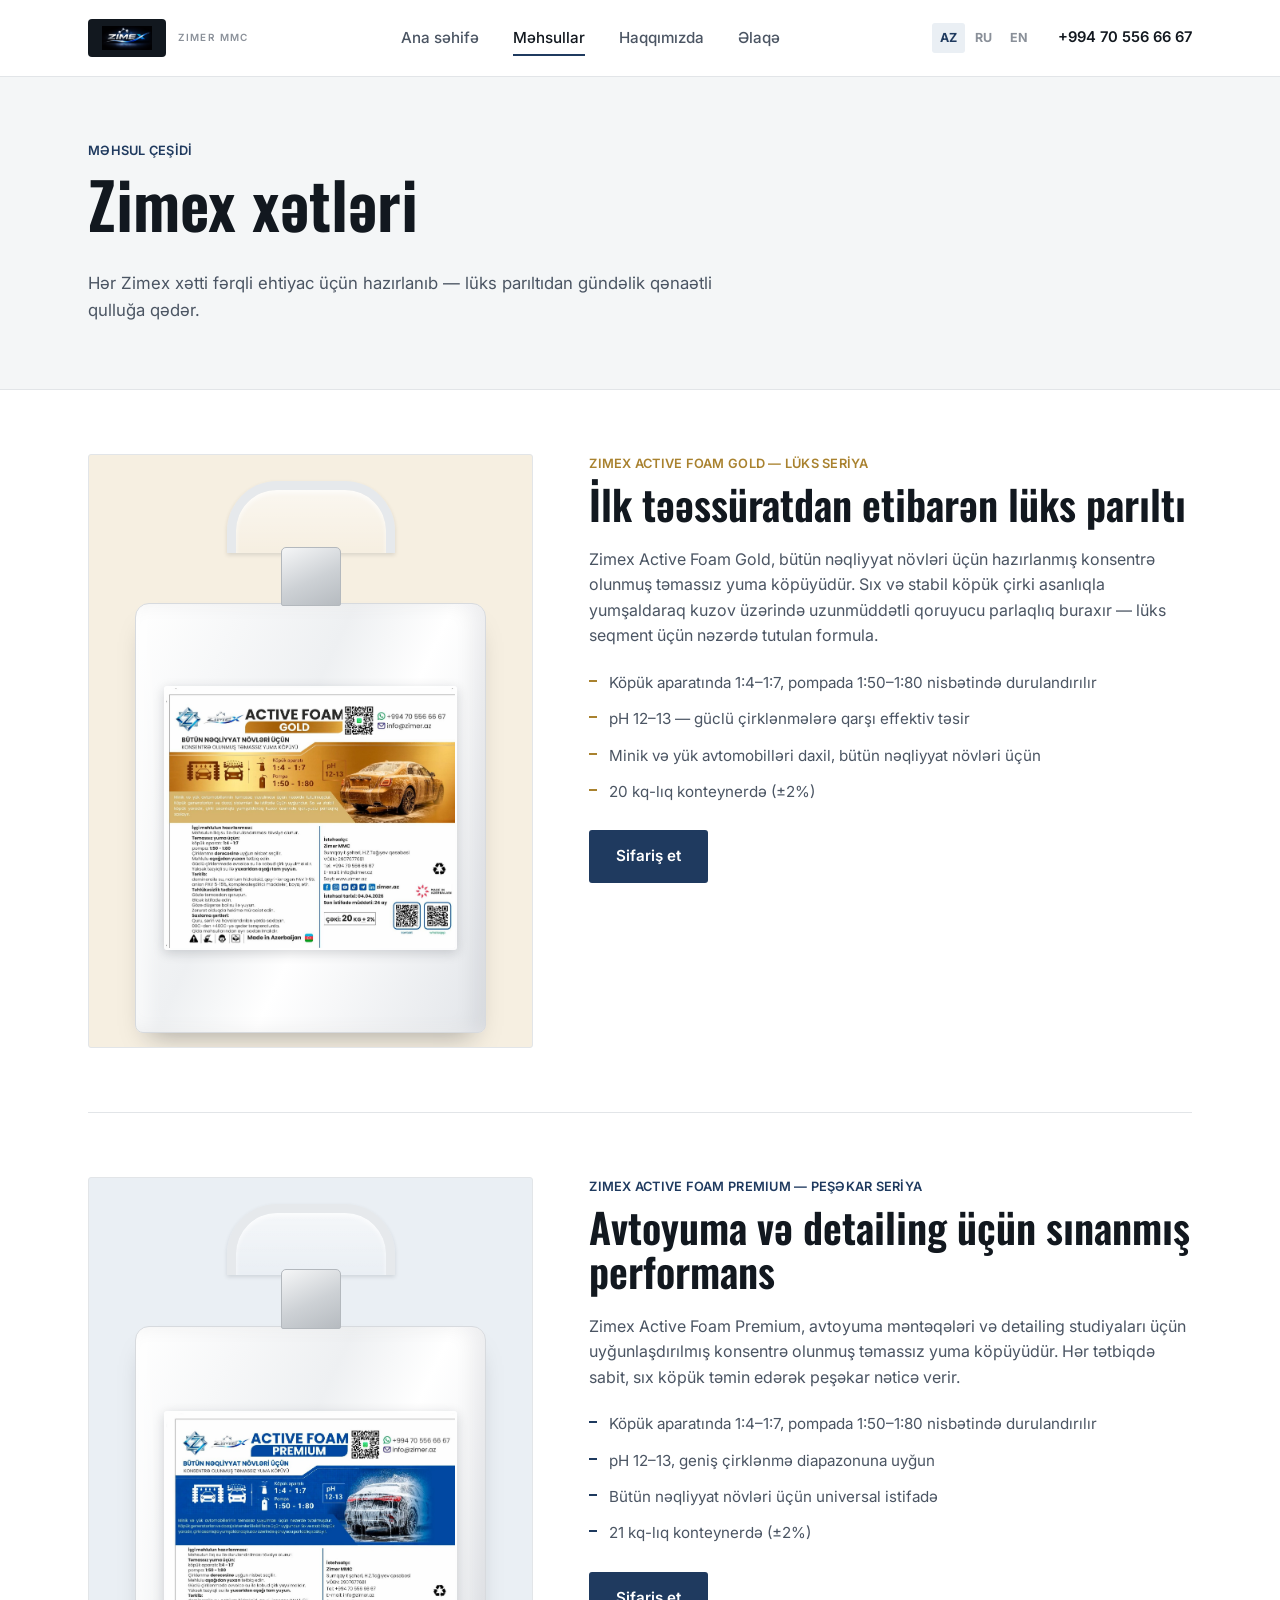
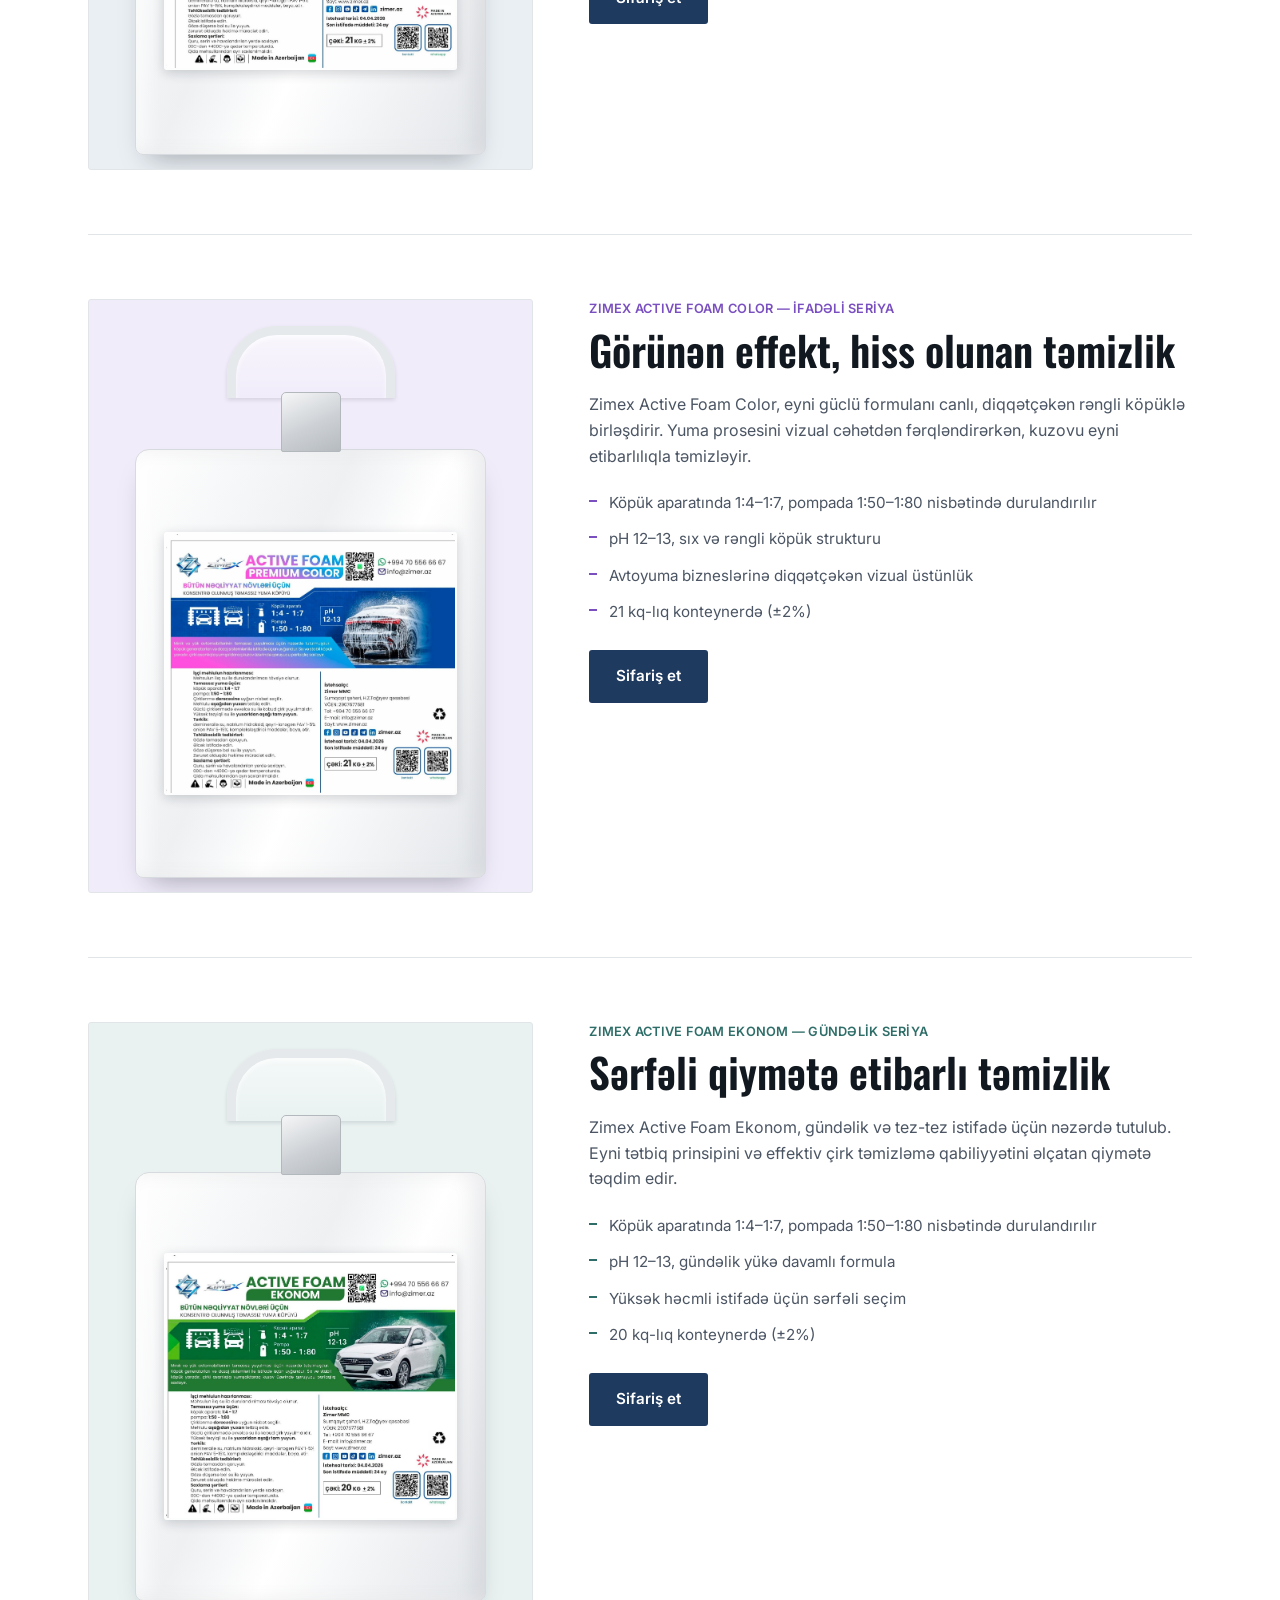
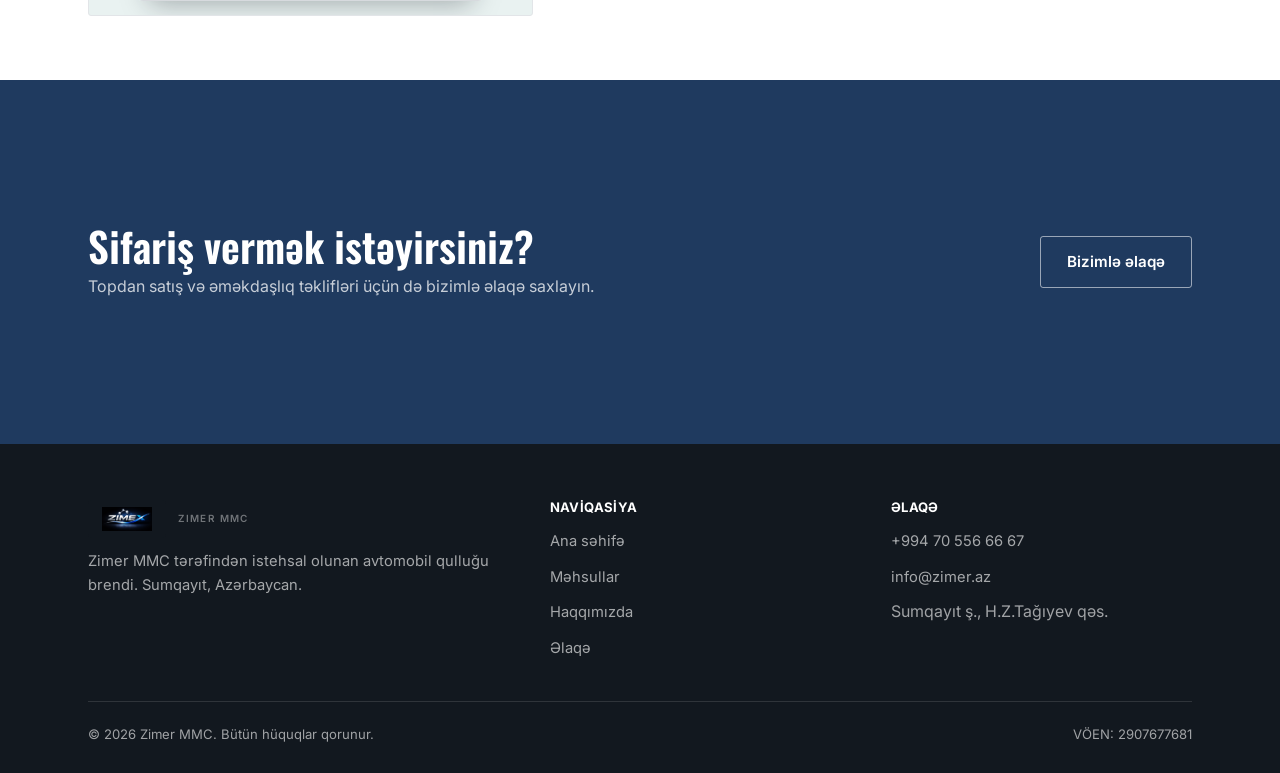
<file: products.html>
<!DOCTYPE html>
<html lang="az">
<head>
<meta charset="UTF-8">
<meta name="viewport" content="width=device-width, initial-scale=1.0">
<title>Məhsullar — Zimex Gold, Premium, Color, Ekonom | Zimer MMC</title>
<meta name="description" content="Zimex məhsul xətləri: Gold, Premium, Color və Ekonom. Hər ehtiyaca uyğun avtomobil qulluq məhsulları.">
<link rel="preconnect" href="https://fonts.googleapis.com">
<link rel="preconnect" href="https://fonts.gstatic.com" crossorigin>
<link href="https://fonts.googleapis.com/css2?family=Oswald:wght@500;600;700&family=Inter:wght@400;500;600;700&display=swap" rel="stylesheet">
<link rel="stylesheet" href="assets/style.css">
</head>
<body>

<header class="site-header">
  <div class="container">
    <a href="index.html" class="logo">
      <span class="logo-badge"><img src="assets/logo-mark.png" alt="Zimex"></span>
      <span class="logo-caption">ZIMER MMC</span>
    </a>
    <nav class="main-nav">
      <a href="index.html">Ana səhifə</a>
      <a href="products.html" aria-current="page">Məhsullar</a>
      <a href="about.html">Haqqımızda</a>
      <a href="contact.html">Əlaqə</a>
    </nav>
    <div class="header-right">
      <div class="lang-switch">
        <a href="products.html" class="active">AZ</a>
        <a href="ru/products.html">RU</a>
        <a href="en/products.html">EN</a>
      </div>
      <a class="header-phone" href="tel:+994705566667">+994 70 556 66 67</a>
      <button class="menu-toggle" aria-label="Menyu"><span></span><span></span><span></span></button>
    </div>
  </div>
</header>

<section class="page-hero">
  <div class="container">
    <div class="eyebrow">MƏHSUL ÇEŞİDİ</div>
    <h1>Zimex xətləri</h1>
    <p class="lead">Hər Zimex xətti fərqli ehtiyac üçün hazırlanıb — lüks parıltıdan gündəlik qənaətli qulluğa qədər.</p>
  </div>
</section>

<section style="padding-top:0; padding-bottom:0;">
  <div class="container">

    <div id="gold" class="product-block pb-gold">
      <div class="product-visual">
        <div class="canister-mock">
          <div class="handle"></div>
          <div class="cap"></div>
          <div class="body"><img src="assets/labels/label-gold.jpg" alt="Zimex Gold — Active Foam"></div>
        </div>
      </div>
      <div class="product-copy">
        <div class="eyebrow">ZIMEX ACTIVE FOAM GOLD — LÜKS SERİYA</div>
        <h2>İlk təəssüratdan etibarən lüks parıltı</h2>
        <p>Zimex Active Foam Gold, bütün nəqliyyat növləri üçün hazırlanmış konsentrə olunmuş təmassız yuma köpüyüdür. Sıx və stabil köpük çirki asanlıqla yumşaldaraq kuzov üzərində uzunmüddətli qoruyucu parlaqlıq buraxır — lüks seqment üçün nəzərdə tutulan formula.</p>
        <ul class="feature-list">
          <li>Köpük aparatında 1:4–1:7, pompada 1:50–1:80 nisbətində durulandırılır</li>
          <li>pH 12–13 — güclü çirklənmələrə qarşı effektiv təsir</li>
          <li>Minik və yük avtomobilləri daxil, bütün nəqliyyat növləri üçün</li>
          <li>20 kq-lıq konteynerdə (±2%)</li>
        </ul>
        <a href="contact.html" class="btn btn-primary order-btn">Sifariş et</a>
      </div>
    </div>

    <div id="premium" class="product-block pb-premium">
      <div class="product-visual">
        <div class="canister-mock">
          <div class="handle"></div>
          <div class="cap"></div>
          <div class="body"><img src="assets/labels/label-premium.jpg" alt="Zimex Premium — Active Foam"></div>
        </div>
      </div>
      <div class="product-copy">
        <div class="eyebrow">ZIMEX ACTIVE FOAM PREMIUM — PEŞƏKAR SERİYA</div>
        <h2>Avtoyuma və detailing üçün sınanmış performans</h2>
        <p>Zimex Active Foam Premium, avtoyuma məntəqələri və detailing studiyaları üçün uyğunlaşdırılmış konsentrə olunmuş təmassız yuma köpüyüdür. Hər tətbiqdə sabit, sıx köpük təmin edərək peşəkar nəticə verir.</p>
        <ul class="feature-list">
          <li>Köpük aparatında 1:4–1:7, pompada 1:50–1:80 nisbətində durulandırılır</li>
          <li>pH 12–13, geniş çirklənmə diapazonuna uyğun</li>
          <li>Bütün nəqliyyat növləri üçün universal istifadə</li>
          <li>21 kq-lıq konteynerdə (±2%)</li>
        </ul>
        <a href="contact.html" class="btn btn-primary order-btn">Sifariş et</a>
      </div>
    </div>

    <div id="color" class="product-block pb-color">
      <div class="product-visual">
        <div class="canister-mock">
          <div class="handle"></div>
          <div class="cap"></div>
          <div class="body"><img src="assets/labels/label-color.jpg" alt="Zimex Color — Active Foam"></div>
        </div>
      </div>
      <div class="product-copy">
        <div class="eyebrow">ZIMEX ACTIVE FOAM COLOR — İFADƏLİ SERİYA</div>
        <h2>Görünən effekt, hiss olunan təmizlik</h2>
        <p>Zimex Active Foam Color, eyni güclü formulanı canlı, diqqətçəkən rəngli köpüklə birləşdirir. Yuma prosesini vizual cəhətdən fərqləndirərkən, kuzovu eyni etibarlılıqla təmizləyir.</p>
        <ul class="feature-list">
          <li>Köpük aparatında 1:4–1:7, pompada 1:50–1:80 nisbətində durulandırılır</li>
          <li>pH 12–13, sıx və rəngli köpük strukturu</li>
          <li>Avtoyuma bizneslərinə diqqətçəkən vizual üstünlük</li>
          <li>21 kq-lıq konteynerdə (±2%)</li>
        </ul>
        <a href="contact.html" class="btn btn-primary order-btn">Sifariş et</a>
      </div>
    </div>

    <div id="ekonom" class="product-block pb-ekonom">
      <div class="product-visual">
        <div class="canister-mock">
          <div class="handle"></div>
          <div class="cap"></div>
          <div class="body"><img src="assets/labels/label-ekonom.jpg" alt="Zimex Ekonom — Active Foam"></div>
        </div>
      </div>
      <div class="product-copy">
        <div class="eyebrow">ZIMEX ACTIVE FOAM EKONOM — GÜNDƏLİK SERİYA</div>
        <h2>Sərfəli qiymətə etibarlı təmizlik</h2>
        <p>Zimex Active Foam Ekonom, gündəlik və tez-tez istifadə üçün nəzərdə tutulub. Eyni tətbiq prinsipini və effektiv çirk təmizləmə qabiliyyətini əlçatan qiymətə təqdim edir.</p>
        <ul class="feature-list">
          <li>Köpük aparatında 1:4–1:7, pompada 1:50–1:80 nisbətində durulandırılır</li>
          <li>pH 12–13, gündəlik yükə davamlı formula</li>
          <li>Yüksək həcmli istifadə üçün sərfəli seçim</li>
          <li>20 kq-lıq konteynerdə (±2%)</li>
        </ul>
        <a href="contact.html" class="btn btn-primary order-btn">Sifariş et</a>
      </div>
    </div>

  </div>
</section>

<section class="cta-strip">
  <div class="container">
    <div>
      <h2>Sifariş vermək istəyirsiniz?</h2>
      <p>Topdan satış və əməkdaşlıq təklifləri üçün də bizimlə əlaqə saxlayın.</p>
    </div>
    <a href="contact.html" class="btn btn-outline on-dark">Bizimlə əlaqə</a>
  </div>
</section>

<footer class="site-footer">
  <div class="container">
    <div class="foot-grid">
      <div>
        <div class="logo">
          <span class="logo-badge"><img src="assets/logo-mark.png" alt="Zimex"></span>
          <span class="logo-caption">ZIMER MMC</span>
        </div>
        <p>Zimer MMC tərəfindən istehsal olunan avtomobil qulluğu brendi. Sumqayıt, Azərbaycan.</p>
      </div>
      <div>
        <h4>NAVİQASİYA</h4>
        <ul>
          <li><a href="index.html">Ana səhifə</a></li>
          <li><a href="products.html">Məhsullar</a></li>
          <li><a href="about.html">Haqqımızda</a></li>
          <li><a href="contact.html">Əlaqə</a></li>
        </ul>
      </div>
      <div>
        <h4>ƏLAQƏ</h4>
        <ul>
          <li><a href="tel:+994705566667">+994 70 556 66 67</a></li>
          <li><a href="mailto:info@zimer.az">info@zimer.az</a></li>
          <li>Sumqayıt ş., H.Z.Tağıyev qəs.</li>
        </ul>
      </div>
    </div>
    <div class="foot-bottom">
      <span>© 2026 Zimer MMC. Bütün hüquqlar qorunur.</span>
      <span>VÖEN: 2907677681</span>
    </div>
  </div>
</footer>

<script src="assets/script.js"></script>
</body>
</html>
</file>
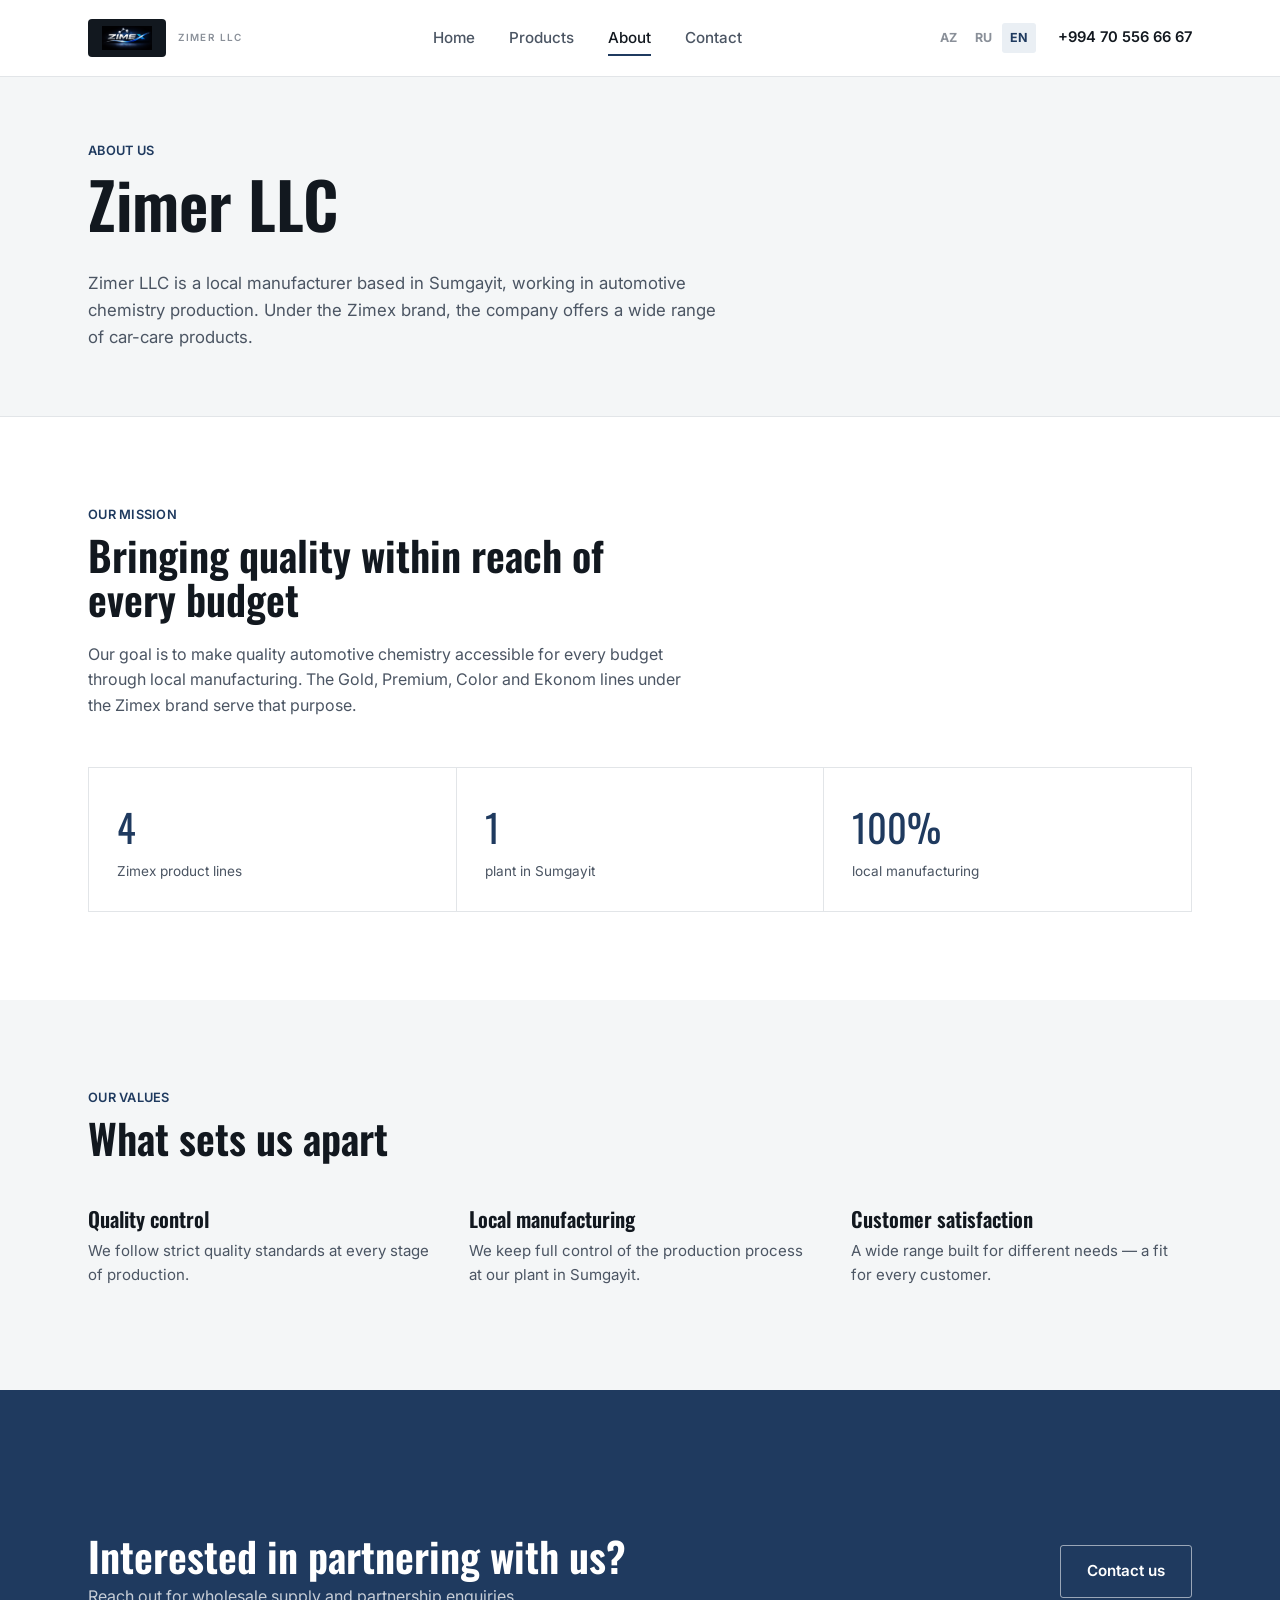
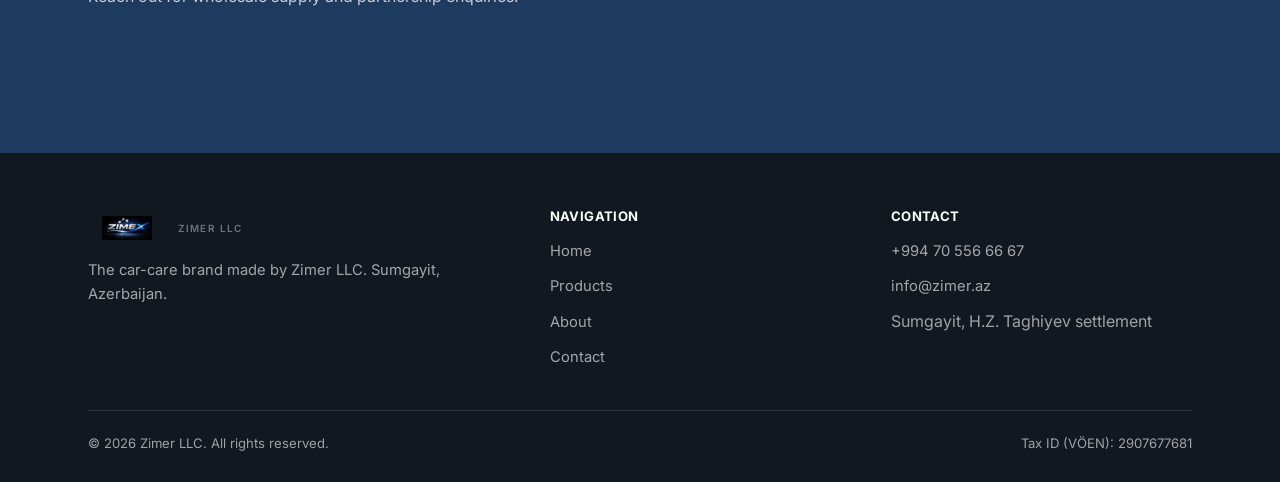
<file: en/about.html>
<!DOCTYPE html>
<html lang="en">
<head>
<meta charset="UTF-8">
<meta name="viewport" content="width=device-width, initial-scale=1.0">
<title>About — Zimer LLC</title>
<meta name="description" content="Zimer LLC is a local automotive chemistry manufacturer in Sumgayit. The Zimex brand offers a wide range of car-care products.">
<link rel="preconnect" href="https://fonts.googleapis.com">
<link rel="preconnect" href="https://fonts.gstatic.com" crossorigin>
<link href="https://fonts.googleapis.com/css2?family=Oswald:wght@500;600;700&family=Inter:wght@400;500;600;700&display=swap" rel="stylesheet">
<link rel="stylesheet" href="../assets/style.css">
</head>
<body>

<header class="site-header">
  <div class="container">
    <a href="index.html" class="logo">
      <span class="logo-badge"><img src="../assets/logo-mark.png" alt="Zimex"></span>
      <span class="logo-caption">ZIMER LLC</span>
    </a>
    <nav class="main-nav">
      <a href="index.html">Home</a>
      <a href="products.html">Products</a>
      <a href="about.html" aria-current="page">About</a>
      <a href="contact.html">Contact</a>
    </nav>
    <div class="header-right">
      <div class="lang-switch">
        <a href="../about.html">AZ</a>
        <a href="../ru/about.html">RU</a>
        <a href="about.html" class="active">EN</a>
      </div>
      <a class="header-phone" href="tel:+994705566667">+994 70 556 66 67</a>
      <button class="menu-toggle" aria-label="Menu"><span></span><span></span><span></span></button>
    </div>
  </div>
</header>

<section class="page-hero">
  <div class="container">
    <div class="eyebrow">ABOUT US</div>
    <h1>Zimer LLC</h1>
    <p class="lead">Zimer LLC is a local manufacturer based in Sumgayit, working in automotive chemistry production. Under the Zimex brand, the company offers a wide range of car-care products.</p>
  </div>
</section>

<section>
  <div class="container">
    <div class="section-head">
      <div class="eyebrow">OUR MISSION</div>
      <h2>Bringing quality within reach of every budget</h2>
      <p>Our goal is to make quality automotive chemistry accessible for every budget through local manufacturing. The Gold, Premium, Color and Ekonom lines under the Zimex brand serve that purpose.</p>
    </div>

    <div class="stat-row">
      <div class="stat">
        <div class="stat-num">4</div>
        <div class="stat-label">Zimex product lines</div>
      </div>
      <div class="stat">
        <div class="stat-num">1</div>
        <div class="stat-label">plant in Sumgayit</div>
      </div>
      <div class="stat">
        <div class="stat-num">100%</div>
        <div class="stat-label">local manufacturing</div>
      </div>
    </div>
  </div>
</section>

<section class="section-alt">
  <div class="container">
    <div class="section-head">
      <div class="eyebrow">OUR VALUES</div>
      <h2>What sets us apart</h2>
    </div>
    <div class="values-grid">
      <div class="why-item">
        <h3>Quality control</h3>
        <p>We follow strict quality standards at every stage of production.</p>
      </div>
      <div class="why-item">
        <h3>Local manufacturing</h3>
        <p>We keep full control of the production process at our plant in Sumgayit.</p>
      </div>
      <div class="why-item">
        <h3>Customer satisfaction</h3>
        <p>A wide range built for different needs — a fit for every customer.</p>
      </div>
    </div>
  </div>
</section>

<section class="cta-strip">
  <div class="container">
    <div>
      <h2>Interested in partnering with us?</h2>
      <p>Reach out for wholesale supply and partnership enquiries.</p>
    </div>
    <a href="contact.html" class="btn btn-outline on-dark">Contact us</a>
  </div>
</section>

<footer class="site-footer">
  <div class="container">
    <div class="foot-grid">
      <div>
        <div class="logo">
          <span class="logo-badge"><img src="../assets/logo-mark.png" alt="Zimex"></span>
          <span class="logo-caption">ZIMER LLC</span>
        </div>
        <p>The car-care brand made by Zimer LLC. Sumgayit, Azerbaijan.</p>
      </div>
      <div>
        <h4>NAVIGATION</h4>
        <ul>
          <li><a href="index.html">Home</a></li>
          <li><a href="products.html">Products</a></li>
          <li><a href="about.html">About</a></li>
          <li><a href="contact.html">Contact</a></li>
        </ul>
      </div>
      <div>
        <h4>CONTACT</h4>
        <ul>
          <li><a href="tel:+994705566667">+994 70 556 66 67</a></li>
          <li><a href="mailto:info@zimer.az">info@zimer.az</a></li>
          <li>Sumgayit, H.Z. Taghiyev settlement</li>
        </ul>
      </div>
    </div>
    <div class="foot-bottom">
      <span>© 2026 Zimer LLC. All rights reserved.</span>
      <span>Tax ID (VÖEN): 2907677681</span>
    </div>
  </div>
</footer>

<script src="../assets/script.js"></script>
</body>
</html>
</file>
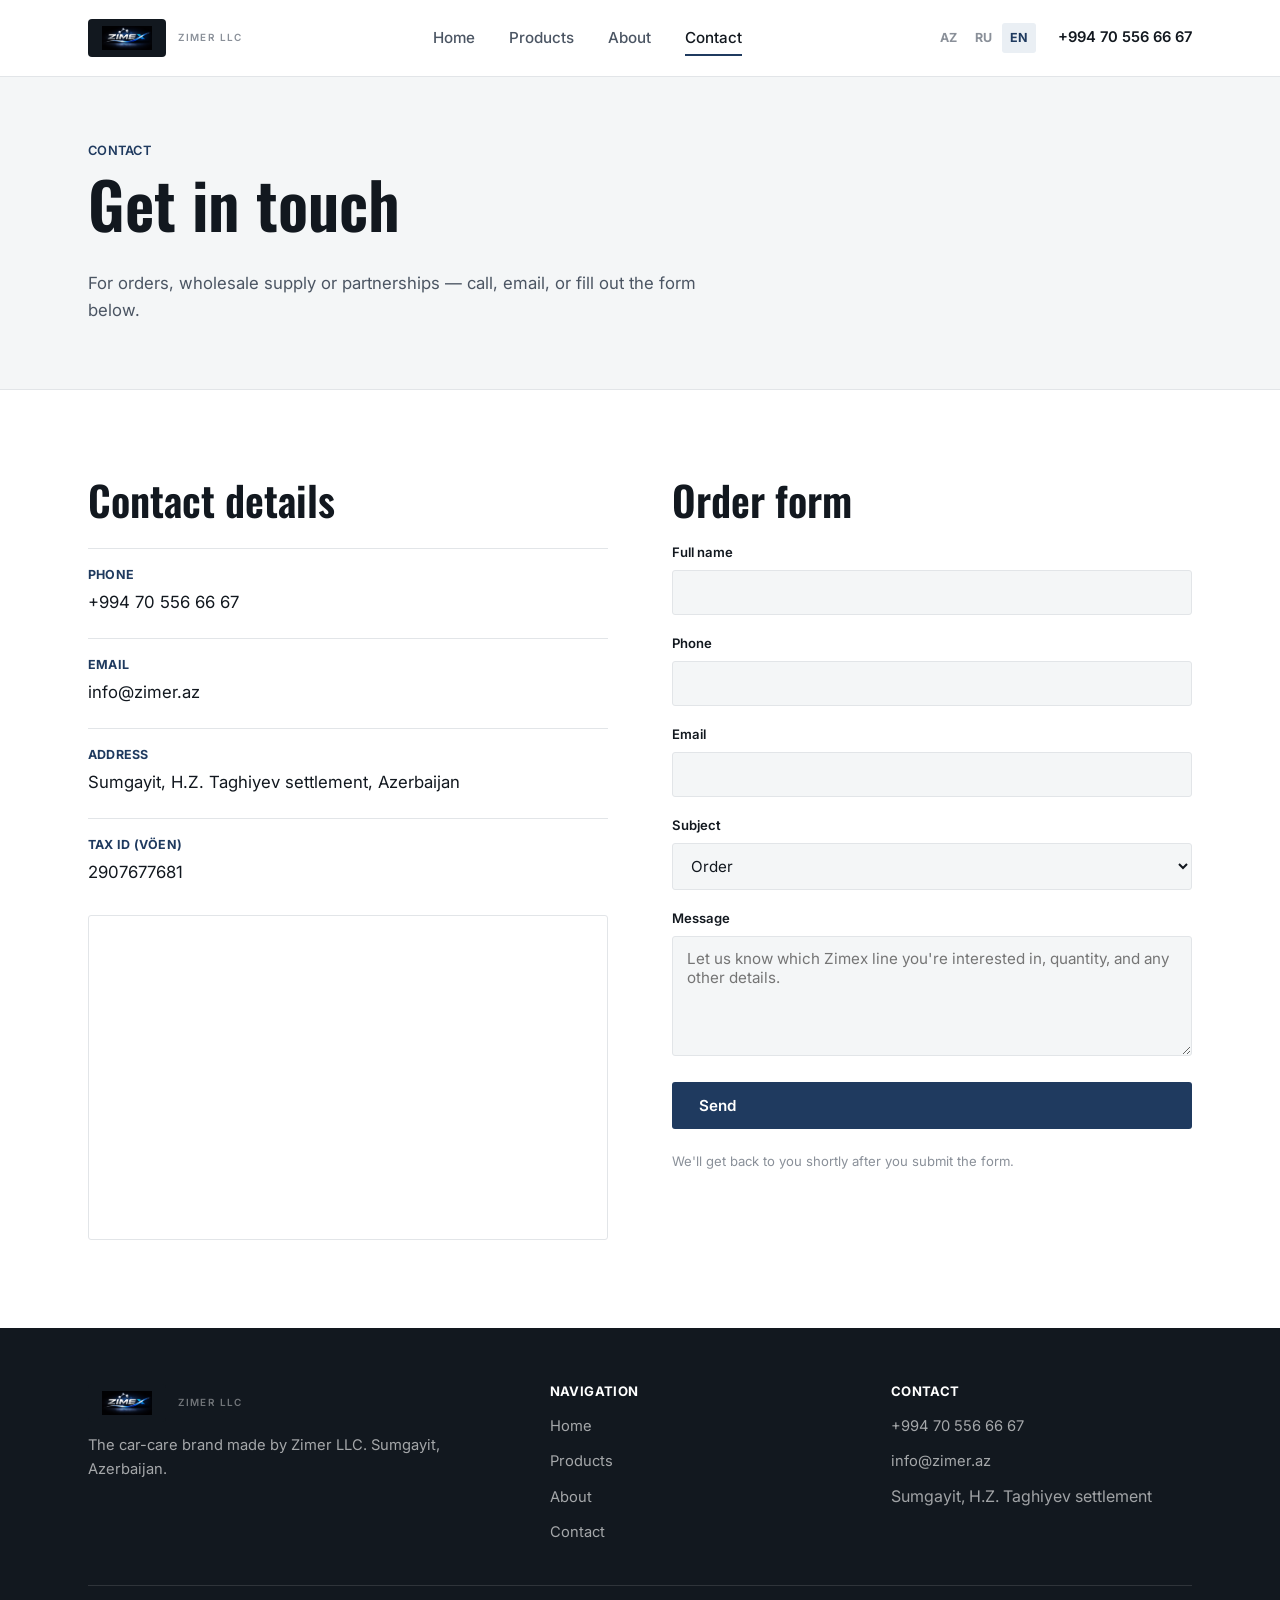
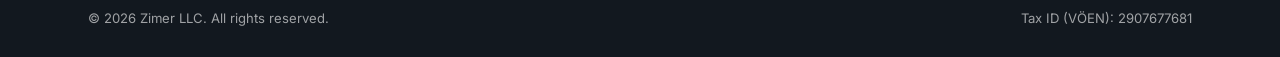
<file: en/contact.html>
<!DOCTYPE html>
<html lang="en">
<head>
<meta charset="UTF-8">
<meta name="viewport" content="width=device-width, initial-scale=1.0">
<title>Contact — Zimer LLC / Zimex</title>
<meta name="description" content="Contact details for Zimex orders and partnering with Zimer LLC: phone, email, address.">
<link rel="preconnect" href="https://fonts.googleapis.com">
<link rel="preconnect" href="https://fonts.gstatic.com" crossorigin>
<link href="https://fonts.googleapis.com/css2?family=Oswald:wght@500;600;700&family=Inter:wght@400;500;600;700&display=swap" rel="stylesheet">
<link rel="stylesheet" href="../assets/style.css">
</head>
<body>

<header class="site-header">
  <div class="container">
    <a href="index.html" class="logo">
      <span class="logo-badge"><img src="../assets/logo-mark.png" alt="Zimex"></span>
      <span class="logo-caption">ZIMER LLC</span>
    </a>
    <nav class="main-nav">
      <a href="index.html">Home</a>
      <a href="products.html">Products</a>
      <a href="about.html">About</a>
      <a href="contact.html" aria-current="page">Contact</a>
    </nav>
    <div class="header-right">
      <div class="lang-switch">
        <a href="../contact.html">AZ</a>
        <a href="../ru/contact.html">RU</a>
        <a href="contact.html" class="active">EN</a>
      </div>
      <a class="header-phone" href="tel:+994705566667">+994 70 556 66 67</a>
      <button class="menu-toggle" aria-label="Menu"><span></span><span></span><span></span></button>
    </div>
  </div>
</header>

<section class="page-hero">
  <div class="container">
    <div class="eyebrow">CONTACT</div>
    <h1>Get in touch</h1>
    <p class="lead">For orders, wholesale supply or partnerships — call, email, or fill out the form below.</p>
  </div>
</section>

<section>
  <div class="container">
    <div class="contact-grid">
      <div>
        <h2>Contact details</h2>
        <ul class="info-list">
          <li>
            <div class="label">PHONE</div>
            <div class="value"><a href="tel:+994705566667">+994 70 556 66 67</a></div>
          </li>
          <li>
            <div class="label">EMAIL</div>
            <div class="value"><a href="mailto:info@zimer.az">info@zimer.az</a></div>
          </li>
          <li>
            <div class="label">ADDRESS</div>
            <div class="value">Sumgayit, H.Z. Taghiyev settlement, Azerbaijan</div>
          </li>
          <li>
            <div class="label">TAX ID (VÖEN)</div>
            <div class="value">2907677681</div>
          </li>
        </ul>

        <div class="map-frame">
          <iframe
            src="https://www.google.com/maps?q=Sumqay%C4%B1t%20Hac%C4%B1%20Zeynalabdin%20q%C9%99s%C9%99b%C9%99si&output=embed"
            loading="lazy"
            referrerpolicy="no-referrer-when-downgrade"
            title="Zimer LLC address"></iframe>
        </div>
      </div>

      <div>
        <h2>Order form</h2>
        <form class="contact-form" data-sent-label="Sent ✓">
          <div>
            <label for="name">Full name</label>
            <input type="text" id="name" name="name" required>
          </div>
          <div>
            <label for="phone">Phone</label>
            <input type="tel" id="phone" name="phone" required>
          </div>
          <div>
            <label for="email">Email</label>
            <input type="email" id="email" name="email">
          </div>
          <div>
            <label for="subject">Subject</label>
            <select id="subject" name="subject">
              <option>Order</option>
              <option>Wholesale supply</option>
              <option>Partnership</option>
              <option>Other</option>
            </select>
          </div>
          <div>
            <label for="message">Message</label>
            <textarea id="message" name="message" placeholder="Let us know which Zimex line you're interested in, quantity, and any other details."></textarea>
          </div>
          <button type="submit" class="btn btn-primary">Send</button>
          <p class="form-note">We'll get back to you shortly after you submit the form.</p>
        </form>
      </div>
    </div>
  </div>
</section>

<footer class="site-footer">
  <div class="container">
    <div class="foot-grid">
      <div>
        <div class="logo">
          <span class="logo-badge"><img src="../assets/logo-mark.png" alt="Zimex"></span>
          <span class="logo-caption">ZIMER LLC</span>
        </div>
        <p>The car-care brand made by Zimer LLC. Sumgayit, Azerbaijan.</p>
      </div>
      <div>
        <h4>NAVIGATION</h4>
        <ul>
          <li><a href="index.html">Home</a></li>
          <li><a href="products.html">Products</a></li>
          <li><a href="about.html">About</a></li>
          <li><a href="contact.html">Contact</a></li>
        </ul>
      </div>
      <div>
        <h4>CONTACT</h4>
        <ul>
          <li><a href="tel:+994705566667">+994 70 556 66 67</a></li>
          <li><a href="mailto:info@zimer.az">info@zimer.az</a></li>
          <li>Sumgayit, H.Z. Taghiyev settlement</li>
        </ul>
      </div>
    </div>
    <div class="foot-bottom">
      <span>© 2026 Zimer LLC. All rights reserved.</span>
      <span>Tax ID (VÖEN): 2907677681</span>
    </div>
  </div>
</footer>

<script src="../assets/script.js"></script>
</body>
</html>
</file>
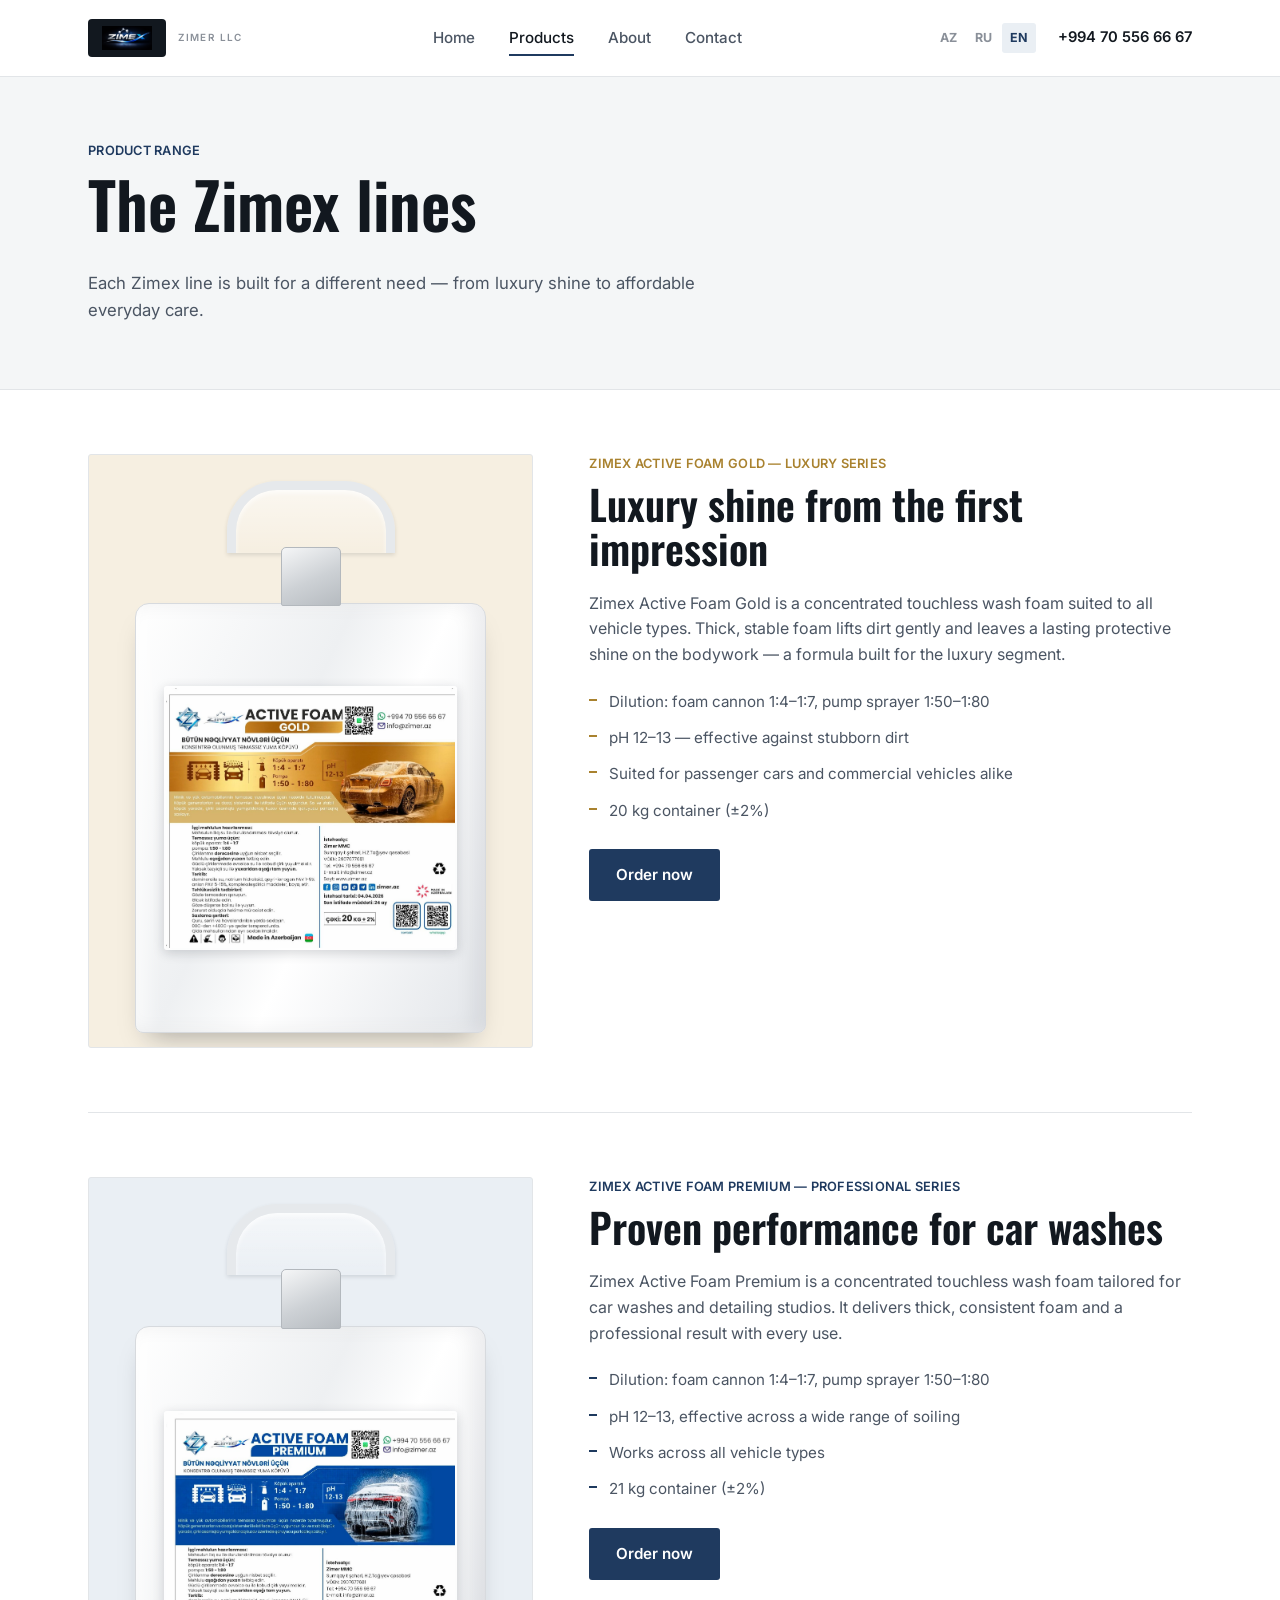
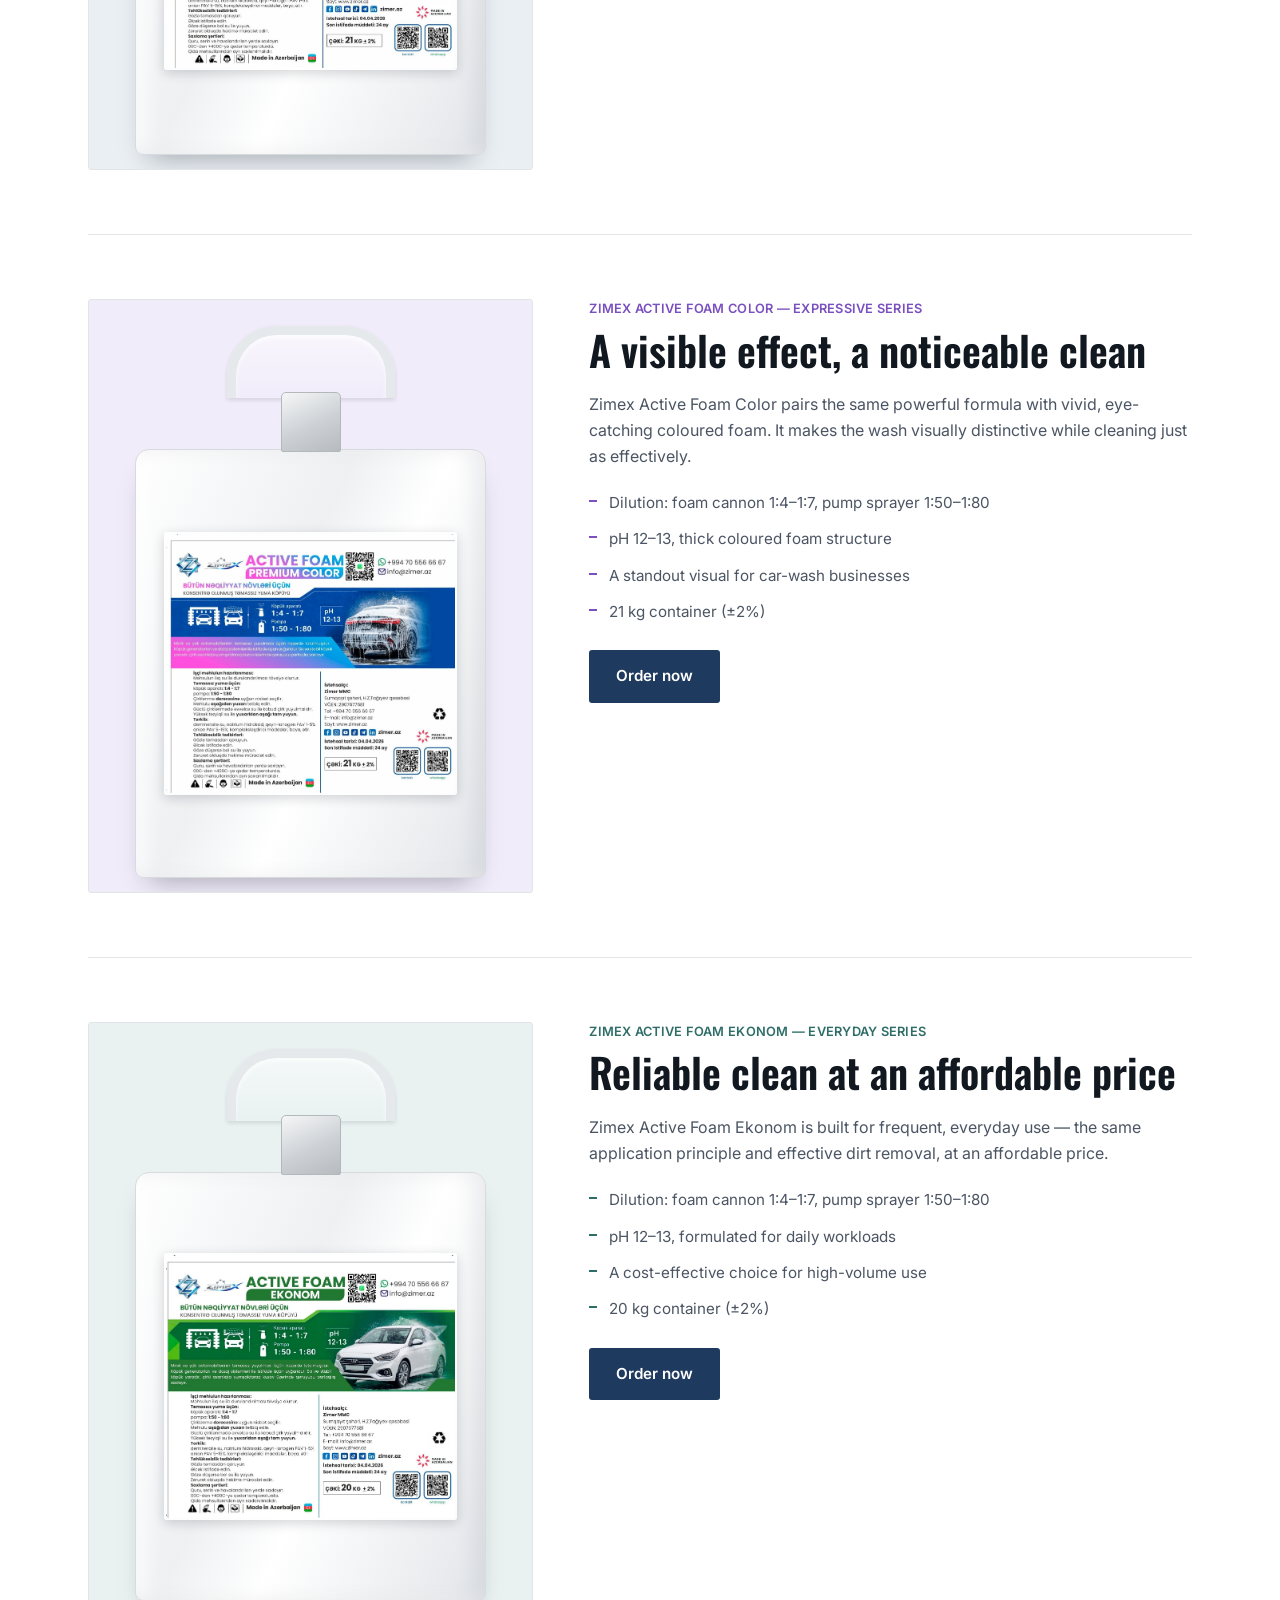
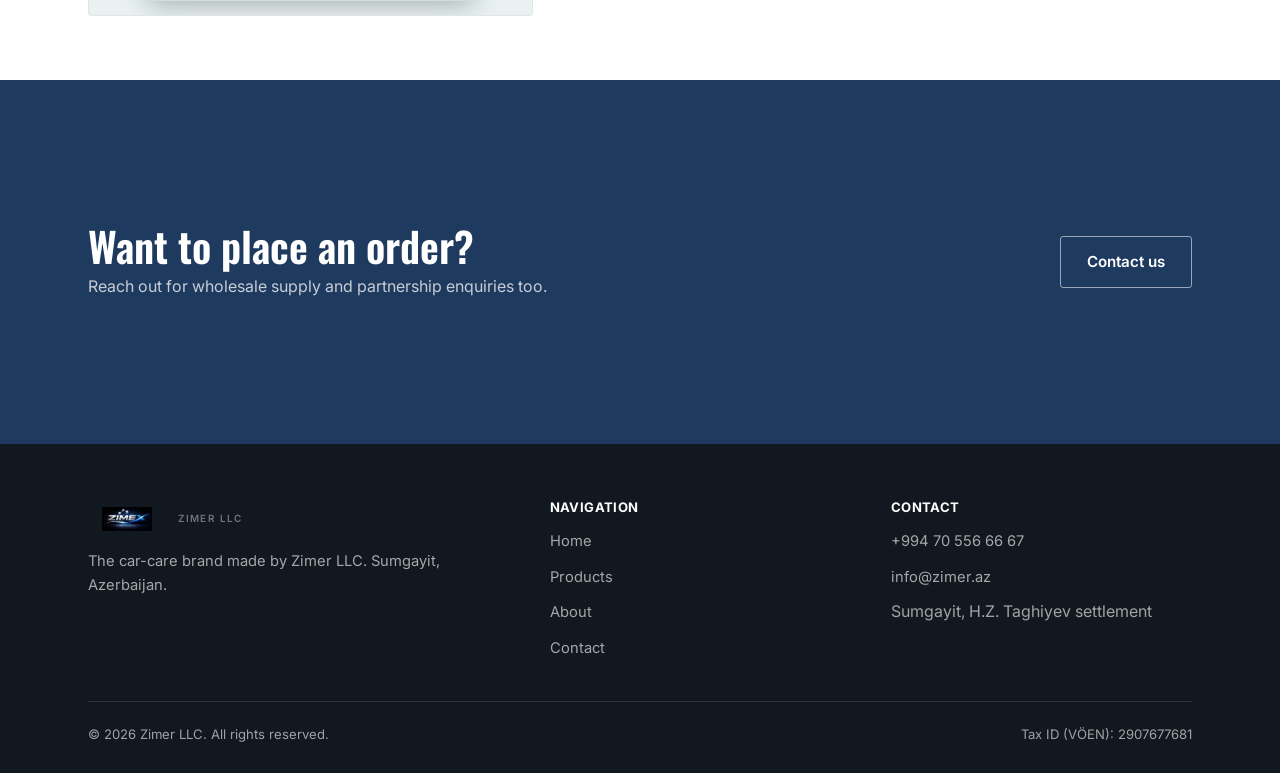
<file: en/products.html>
<!DOCTYPE html>
<html lang="en">
<head>
<meta charset="UTF-8">
<meta name="viewport" content="width=device-width, initial-scale=1.0">
<title>Products — Zimex Gold, Premium, Color, Ekonom | Zimer LLC</title>
<meta name="description" content="Zimex product lines: Gold, Premium, Color and Ekonom. Car-care products for every need.">
<link rel="preconnect" href="https://fonts.googleapis.com">
<link rel="preconnect" href="https://fonts.gstatic.com" crossorigin>
<link href="https://fonts.googleapis.com/css2?family=Oswald:wght@500;600;700&family=Inter:wght@400;500;600;700&display=swap" rel="stylesheet">
<link rel="stylesheet" href="../assets/style.css">
</head>
<body>

<header class="site-header">
  <div class="container">
    <a href="index.html" class="logo">
      <span class="logo-badge"><img src="../assets/logo-mark.png" alt="Zimex"></span>
      <span class="logo-caption">ZIMER LLC</span>
    </a>
    <nav class="main-nav">
      <a href="index.html">Home</a>
      <a href="products.html" aria-current="page">Products</a>
      <a href="about.html">About</a>
      <a href="contact.html">Contact</a>
    </nav>
    <div class="header-right">
      <div class="lang-switch">
        <a href="../products.html">AZ</a>
        <a href="../ru/products.html">RU</a>
        <a href="products.html" class="active">EN</a>
      </div>
      <a class="header-phone" href="tel:+994705566667">+994 70 556 66 67</a>
      <button class="menu-toggle" aria-label="Menu"><span></span><span></span><span></span></button>
    </div>
  </div>
</header>

<section class="page-hero">
  <div class="container">
    <div class="eyebrow">PRODUCT RANGE</div>
    <h1>The Zimex lines</h1>
    <p class="lead">Each Zimex line is built for a different need — from luxury shine to affordable everyday care.</p>
  </div>
</section>

<section style="padding-top:0; padding-bottom:0;">
  <div class="container">

    <div id="gold" class="product-block pb-gold">
      <div class="product-visual">
        <div class="canister-mock">
          <div class="handle"></div>
          <div class="cap"></div>
          <div class="body"><img src="../assets/labels/label-gold.jpg" alt="Zimex Gold — Active Foam"></div>
        </div>
      </div>
      <div class="product-copy">
        <div class="eyebrow">ZIMEX ACTIVE FOAM GOLD — LUXURY SERIES</div>
        <h2>Luxury shine from the first impression</h2>
        <p>Zimex Active Foam Gold is a concentrated touchless wash foam suited to all vehicle types. Thick, stable foam lifts dirt gently and leaves a lasting protective shine on the bodywork — a formula built for the luxury segment.</p>
        <ul class="feature-list">
          <li>Dilution: foam cannon 1:4–1:7, pump sprayer 1:50–1:80</li>
          <li>pH 12–13 — effective against stubborn dirt</li>
          <li>Suited for passenger cars and commercial vehicles alike</li>
          <li>20 kg container (±2%)</li>
        </ul>
        <a href="contact.html" class="btn btn-primary order-btn">Order now</a>
      </div>
    </div>

    <div id="premium" class="product-block pb-premium">
      <div class="product-visual">
        <div class="canister-mock">
          <div class="handle"></div>
          <div class="cap"></div>
          <div class="body"><img src="../assets/labels/label-premium.jpg" alt="Zimex Premium — Active Foam"></div>
        </div>
      </div>
      <div class="product-copy">
        <div class="eyebrow">ZIMEX ACTIVE FOAM PREMIUM — PROFESSIONAL SERIES</div>
        <h2>Proven performance for car washes</h2>
        <p>Zimex Active Foam Premium is a concentrated touchless wash foam tailored for car washes and detailing studios. It delivers thick, consistent foam and a professional result with every use.</p>
        <ul class="feature-list">
          <li>Dilution: foam cannon 1:4–1:7, pump sprayer 1:50–1:80</li>
          <li>pH 12–13, effective across a wide range of soiling</li>
          <li>Works across all vehicle types</li>
          <li>21 kg container (±2%)</li>
        </ul>
        <a href="contact.html" class="btn btn-primary order-btn">Order now</a>
      </div>
    </div>

    <div id="color" class="product-block pb-color">
      <div class="product-visual">
        <div class="canister-mock">
          <div class="handle"></div>
          <div class="cap"></div>
          <div class="body"><img src="../assets/labels/label-color.jpg" alt="Zimex Color — Active Foam"></div>
        </div>
      </div>
      <div class="product-copy">
        <div class="eyebrow">ZIMEX ACTIVE FOAM COLOR — EXPRESSIVE SERIES</div>
        <h2>A visible effect, a noticeable clean</h2>
        <p>Zimex Active Foam Color pairs the same powerful formula with vivid, eye-catching coloured foam. It makes the wash visually distinctive while cleaning just as effectively.</p>
        <ul class="feature-list">
          <li>Dilution: foam cannon 1:4–1:7, pump sprayer 1:50–1:80</li>
          <li>pH 12–13, thick coloured foam structure</li>
          <li>A standout visual for car-wash businesses</li>
          <li>21 kg container (±2%)</li>
        </ul>
        <a href="contact.html" class="btn btn-primary order-btn">Order now</a>
      </div>
    </div>

    <div id="ekonom" class="product-block pb-ekonom">
      <div class="product-visual">
        <div class="canister-mock">
          <div class="handle"></div>
          <div class="cap"></div>
          <div class="body"><img src="../assets/labels/label-ekonom.jpg" alt="Zimex Ekonom — Active Foam"></div>
        </div>
      </div>
      <div class="product-copy">
        <div class="eyebrow">ZIMEX ACTIVE FOAM EKONOM — EVERYDAY SERIES</div>
        <h2>Reliable clean at an affordable price</h2>
        <p>Zimex Active Foam Ekonom is built for frequent, everyday use — the same application principle and effective dirt removal, at an affordable price.</p>
        <ul class="feature-list">
          <li>Dilution: foam cannon 1:4–1:7, pump sprayer 1:50–1:80</li>
          <li>pH 12–13, formulated for daily workloads</li>
          <li>A cost-effective choice for high-volume use</li>
          <li>20 kg container (±2%)</li>
        </ul>
        <a href="contact.html" class="btn btn-primary order-btn">Order now</a>
      </div>
    </div>

  </div>
</section>

<section class="cta-strip">
  <div class="container">
    <div>
      <h2>Want to place an order?</h2>
      <p>Reach out for wholesale supply and partnership enquiries too.</p>
    </div>
    <a href="contact.html" class="btn btn-outline on-dark">Contact us</a>
  </div>
</section>

<footer class="site-footer">
  <div class="container">
    <div class="foot-grid">
      <div>
        <div class="logo">
          <span class="logo-badge"><img src="../assets/logo-mark.png" alt="Zimex"></span>
          <span class="logo-caption">ZIMER LLC</span>
        </div>
        <p>The car-care brand made by Zimer LLC. Sumgayit, Azerbaijan.</p>
      </div>
      <div>
        <h4>NAVIGATION</h4>
        <ul>
          <li><a href="index.html">Home</a></li>
          <li><a href="products.html">Products</a></li>
          <li><a href="about.html">About</a></li>
          <li><a href="contact.html">Contact</a></li>
        </ul>
      </div>
      <div>
        <h4>CONTACT</h4>
        <ul>
          <li><a href="tel:+994705566667">+994 70 556 66 67</a></li>
          <li><a href="mailto:info@zimer.az">info@zimer.az</a></li>
          <li>Sumgayit, H.Z. Taghiyev settlement</li>
        </ul>
      </div>
    </div>
    <div class="foot-bottom">
      <span>© 2026 Zimer LLC. All rights reserved.</span>
      <span>Tax ID (VÖEN): 2907677681</span>
    </div>
  </div>
</footer>

<script src="../assets/script.js"></script>
</body>
</html>
</file>
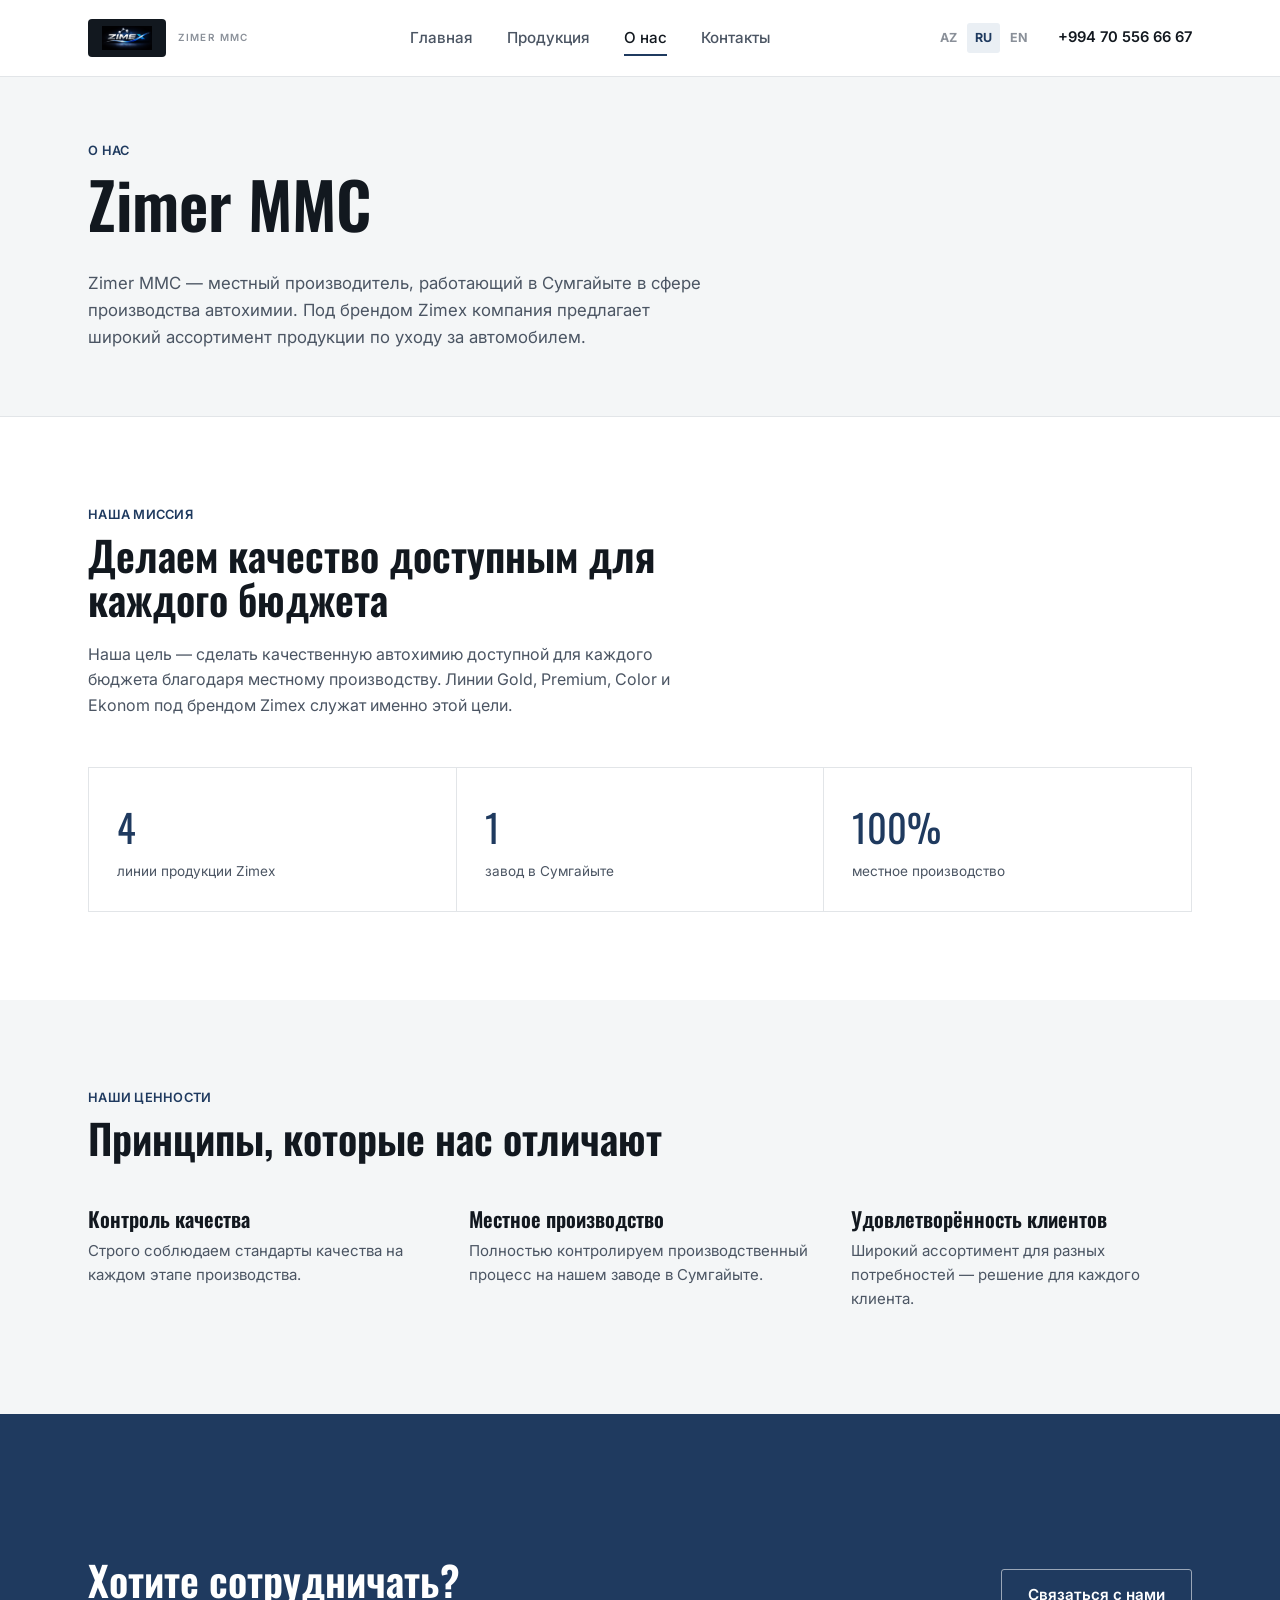
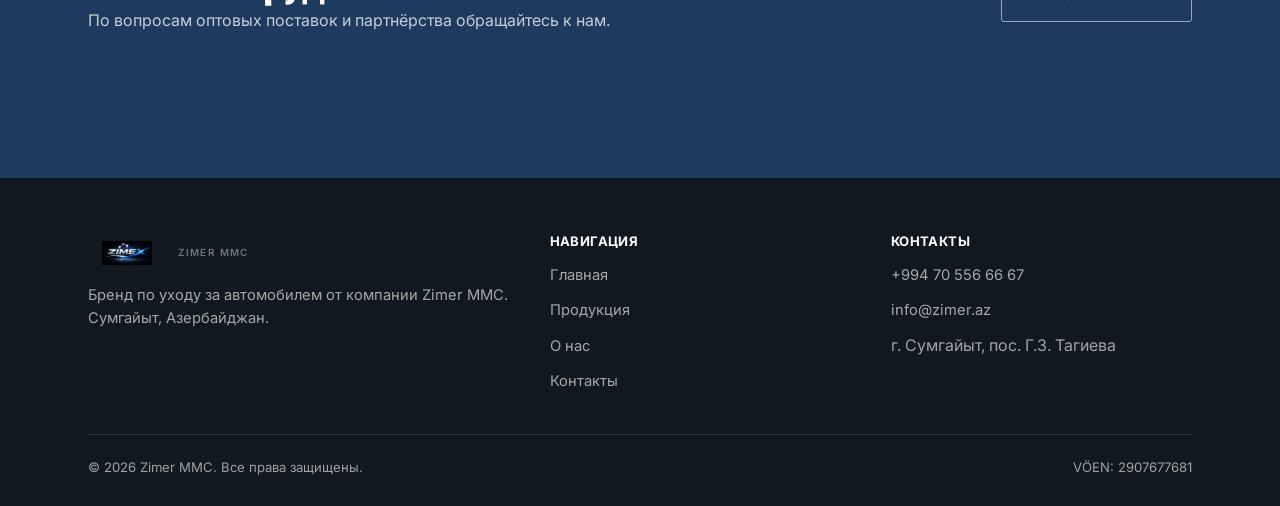
<file: ru/about.html>
<!DOCTYPE html>
<html lang="ru">
<head>
<meta charset="UTF-8">
<meta name="viewport" content="width=device-width, initial-scale=1.0">
<title>О нас — Zimer MMC</title>
<meta name="description" content="Zimer MMC — местный производитель автохимии в Сумгайыте. Бренд Zimex предлагает широкий ассортимент продукции по уходу за автомобилем.">
<link rel="preconnect" href="https://fonts.googleapis.com">
<link rel="preconnect" href="https://fonts.gstatic.com" crossorigin>
<link href="https://fonts.googleapis.com/css2?family=Oswald:wght@500;600;700&family=Inter:wght@400;500;600;700&display=swap" rel="stylesheet">
<link rel="stylesheet" href="../assets/style.css">
</head>
<body>

<header class="site-header">
  <div class="container">
    <a href="index.html" class="logo">
      <span class="logo-badge"><img src="../assets/logo-mark.png" alt="Zimex"></span>
      <span class="logo-caption">ZIMER MMC</span>
    </a>
    <nav class="main-nav">
      <a href="index.html">Главная</a>
      <a href="products.html">Продукция</a>
      <a href="about.html" aria-current="page">О нас</a>
      <a href="contact.html">Контакты</a>
    </nav>
    <div class="header-right">
      <div class="lang-switch">
        <a href="../about.html">AZ</a>
        <a href="about.html" class="active">RU</a>
        <a href="../en/about.html">EN</a>
      </div>
      <a class="header-phone" href="tel:+994705566667">+994 70 556 66 67</a>
      <button class="menu-toggle" aria-label="Меню"><span></span><span></span><span></span></button>
    </div>
  </div>
</header>

<section class="page-hero">
  <div class="container">
    <div class="eyebrow">О НАС</div>
    <h1>Zimer MMC</h1>
    <p class="lead">Zimer MMC — местный производитель, работающий в Сумгайыте в сфере производства автохимии. Под брендом Zimex компания предлагает широкий ассортимент продукции по уходу за автомобилем.</p>
  </div>
</section>

<section>
  <div class="container">
    <div class="section-head">
      <div class="eyebrow">НАША МИССИЯ</div>
      <h2>Делаем качество доступным для каждого бюджета</h2>
      <p>Наша цель — сделать качественную автохимию доступной для каждого бюджета благодаря местному производству. Линии Gold, Premium, Color и Ekonom под брендом Zimex служат именно этой цели.</p>
    </div>

    <div class="stat-row">
      <div class="stat">
        <div class="stat-num">4</div>
        <div class="stat-label">линии продукции Zimex</div>
      </div>
      <div class="stat">
        <div class="stat-num">1</div>
        <div class="stat-label">завод в Сумгайыте</div>
      </div>
      <div class="stat">
        <div class="stat-num">100%</div>
        <div class="stat-label">местное производство</div>
      </div>
    </div>
  </div>
</section>

<section class="section-alt">
  <div class="container">
    <div class="section-head">
      <div class="eyebrow">НАШИ ЦЕННОСТИ</div>
      <h2>Принципы, которые нас отличают</h2>
    </div>
    <div class="values-grid">
      <div class="why-item">
        <h3>Контроль качества</h3>
        <p>Строго соблюдаем стандарты качества на каждом этапе производства.</p>
      </div>
      <div class="why-item">
        <h3>Местное производство</h3>
        <p>Полностью контролируем производственный процесс на нашем заводе в Сумгайыте.</p>
      </div>
      <div class="why-item">
        <h3>Удовлетворённость клиентов</h3>
        <p>Широкий ассортимент для разных потребностей — решение для каждого клиента.</p>
      </div>
    </div>
  </div>
</section>

<section class="cta-strip">
  <div class="container">
    <div>
      <h2>Хотите сотрудничать?</h2>
      <p>По вопросам оптовых поставок и партнёрства обращайтесь к нам.</p>
    </div>
    <a href="contact.html" class="btn btn-outline on-dark">Связаться с нами</a>
  </div>
</section>

<footer class="site-footer">
  <div class="container">
    <div class="foot-grid">
      <div>
        <div class="logo">
          <span class="logo-badge"><img src="../assets/logo-mark.png" alt="Zimex"></span>
          <span class="logo-caption">ZIMER MMC</span>
        </div>
        <p>Бренд по уходу за автомобилем от компании Zimer MMC. Сумгайыт, Азербайджан.</p>
      </div>
      <div>
        <h4>НАВИГАЦИЯ</h4>
        <ul>
          <li><a href="index.html">Главная</a></li>
          <li><a href="products.html">Продукция</a></li>
          <li><a href="about.html">О нас</a></li>
          <li><a href="contact.html">Контакты</a></li>
        </ul>
      </div>
      <div>
        <h4>КОНТАКТЫ</h4>
        <ul>
          <li><a href="tel:+994705566667">+994 70 556 66 67</a></li>
          <li><a href="mailto:info@zimer.az">info@zimer.az</a></li>
          <li>г. Сумгайыт, пос. Г.З. Тагиева</li>
        </ul>
      </div>
    </div>
    <div class="foot-bottom">
      <span>© 2026 Zimer MMC. Все права защищены.</span>
      <span>VÖEN: 2907677681</span>
    </div>
  </div>
</footer>

<script src="../assets/script.js"></script>
</body>
</html>
</file>
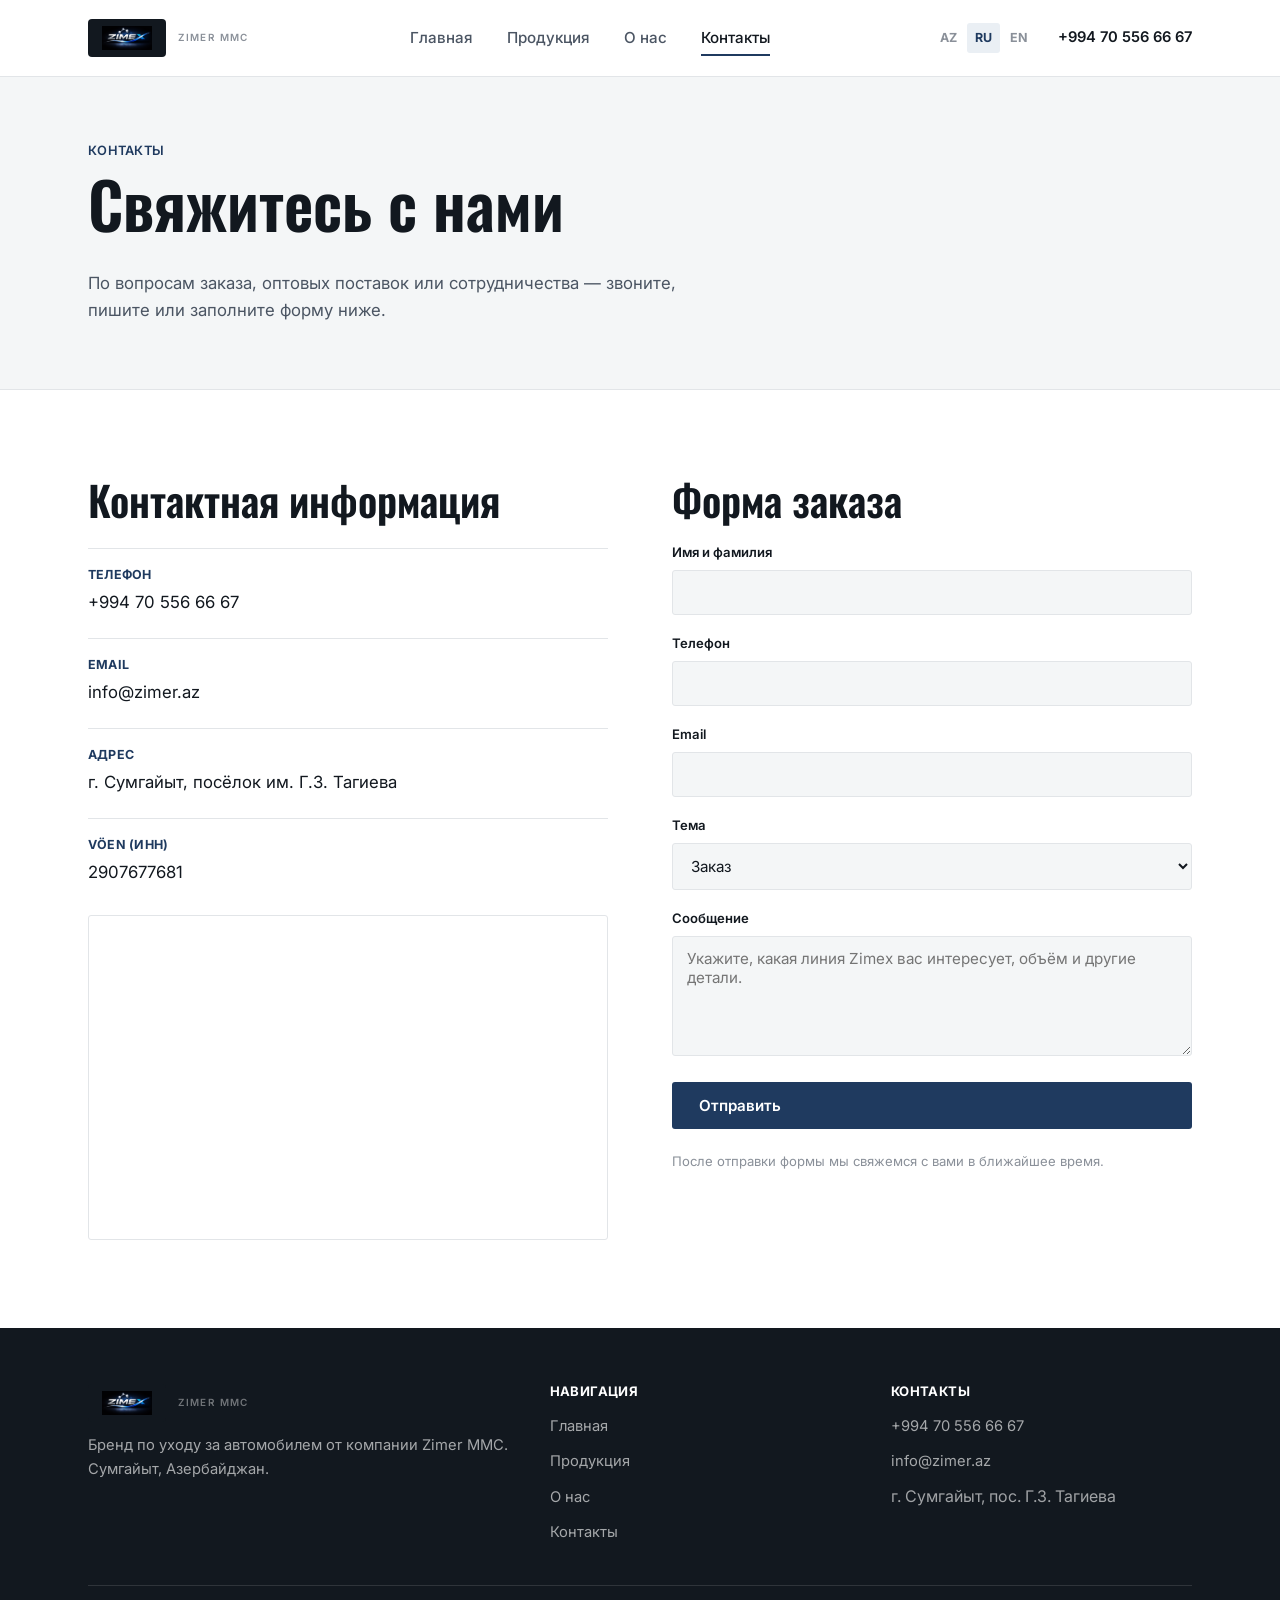
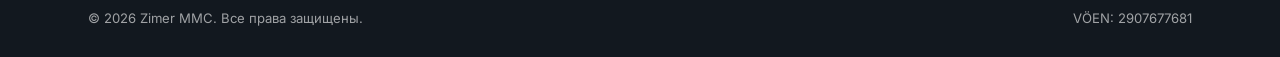
<file: ru/contact.html>
<!DOCTYPE html>
<html lang="ru">
<head>
<meta charset="UTF-8">
<meta name="viewport" content="width=device-width, initial-scale=1.0">
<title>Контакты — Zimer MMC / Zimex</title>
<meta name="description" content="Контактная информация для заказов Zimex и сотрудничества с Zimer MMC: телефон, email, адрес.">
<link rel="preconnect" href="https://fonts.googleapis.com">
<link rel="preconnect" href="https://fonts.gstatic.com" crossorigin>
<link href="https://fonts.googleapis.com/css2?family=Oswald:wght@500;600;700&family=Inter:wght@400;500;600;700&display=swap" rel="stylesheet">
<link rel="stylesheet" href="../assets/style.css">
</head>
<body>

<header class="site-header">
  <div class="container">
    <a href="index.html" class="logo">
      <span class="logo-badge"><img src="../assets/logo-mark.png" alt="Zimex"></span>
      <span class="logo-caption">ZIMER MMC</span>
    </a>
    <nav class="main-nav">
      <a href="index.html">Главная</a>
      <a href="products.html">Продукция</a>
      <a href="about.html">О нас</a>
      <a href="contact.html" aria-current="page">Контакты</a>
    </nav>
    <div class="header-right">
      <div class="lang-switch">
        <a href="../contact.html">AZ</a>
        <a href="contact.html" class="active">RU</a>
        <a href="../en/contact.html">EN</a>
      </div>
      <a class="header-phone" href="tel:+994705566667">+994 70 556 66 67</a>
      <button class="menu-toggle" aria-label="Меню"><span></span><span></span><span></span></button>
    </div>
  </div>
</header>

<section class="page-hero">
  <div class="container">
    <div class="eyebrow">КОНТАКТЫ</div>
    <h1>Свяжитесь с нами</h1>
    <p class="lead">По вопросам заказа, оптовых поставок или сотрудничества — звоните, пишите или заполните форму ниже.</p>
  </div>
</section>

<section>
  <div class="container">
    <div class="contact-grid">
      <div>
        <h2>Контактная информация</h2>
        <ul class="info-list">
          <li>
            <div class="label">ТЕЛЕФОН</div>
            <div class="value"><a href="tel:+994705566667">+994 70 556 66 67</a></div>
          </li>
          <li>
            <div class="label">EMAIL</div>
            <div class="value"><a href="mailto:info@zimer.az">info@zimer.az</a></div>
          </li>
          <li>
            <div class="label">АДРЕС</div>
            <div class="value">г. Сумгайыт, посёлок им. Г.З. Тагиева</div>
          </li>
          <li>
            <div class="label">VÖEN (ИНН)</div>
            <div class="value">2907677681</div>
          </li>
        </ul>

        <div class="map-frame">
          <iframe
            src="https://www.google.com/maps?q=Sumqay%C4%B1t%20Hac%C4%B1%20Zeynalabdin%20q%C9%99s%C9%99b%C9%99si&output=embed"
            loading="lazy"
            referrerpolicy="no-referrer-when-downgrade"
            title="Адрес Zimer MMC"></iframe>
        </div>
      </div>

      <div>
        <h2>Форма заказа</h2>
        <form class="contact-form" data-sent-label="Отправлено ✓">
          <div>
            <label for="name">Имя и фамилия</label>
            <input type="text" id="name" name="name" required>
          </div>
          <div>
            <label for="phone">Телефон</label>
            <input type="tel" id="phone" name="phone" required>
          </div>
          <div>
            <label for="email">Email</label>
            <input type="email" id="email" name="email">
          </div>
          <div>
            <label for="subject">Тема</label>
            <select id="subject" name="subject">
              <option>Заказ</option>
              <option>Оптовые поставки</option>
              <option>Сотрудничество</option>
              <option>Другое</option>
            </select>
          </div>
          <div>
            <label for="message">Сообщение</label>
            <textarea id="message" name="message" placeholder="Укажите, какая линия Zimex вас интересует, объём и другие детали."></textarea>
          </div>
          <button type="submit" class="btn btn-primary">Отправить</button>
          <p class="form-note">После отправки формы мы свяжемся с вами в ближайшее время.</p>
        </form>
      </div>
    </div>
  </div>
</section>

<footer class="site-footer">
  <div class="container">
    <div class="foot-grid">
      <div>
        <div class="logo">
          <span class="logo-badge"><img src="../assets/logo-mark.png" alt="Zimex"></span>
          <span class="logo-caption">ZIMER MMC</span>
        </div>
        <p>Бренд по уходу за автомобилем от компании Zimer MMC. Сумгайыт, Азербайджан.</p>
      </div>
      <div>
        <h4>НАВИГАЦИЯ</h4>
        <ul>
          <li><a href="index.html">Главная</a></li>
          <li><a href="products.html">Продукция</a></li>
          <li><a href="about.html">О нас</a></li>
          <li><a href="contact.html">Контакты</a></li>
        </ul>
      </div>
      <div>
        <h4>КОНТАКТЫ</h4>
        <ul>
          <li><a href="tel:+994705566667">+994 70 556 66 67</a></li>
          <li><a href="mailto:info@zimer.az">info@zimer.az</a></li>
          <li>г. Сумгайыт, пос. Г.З. Тагиева</li>
        </ul>
      </div>
    </div>
    <div class="foot-bottom">
      <span>© 2026 Zimer MMC. Все права защищены.</span>
      <span>VÖEN: 2907677681</span>
    </div>
  </div>
</footer>

<script src="../assets/script.js"></script>
</body>
</html>
</file>
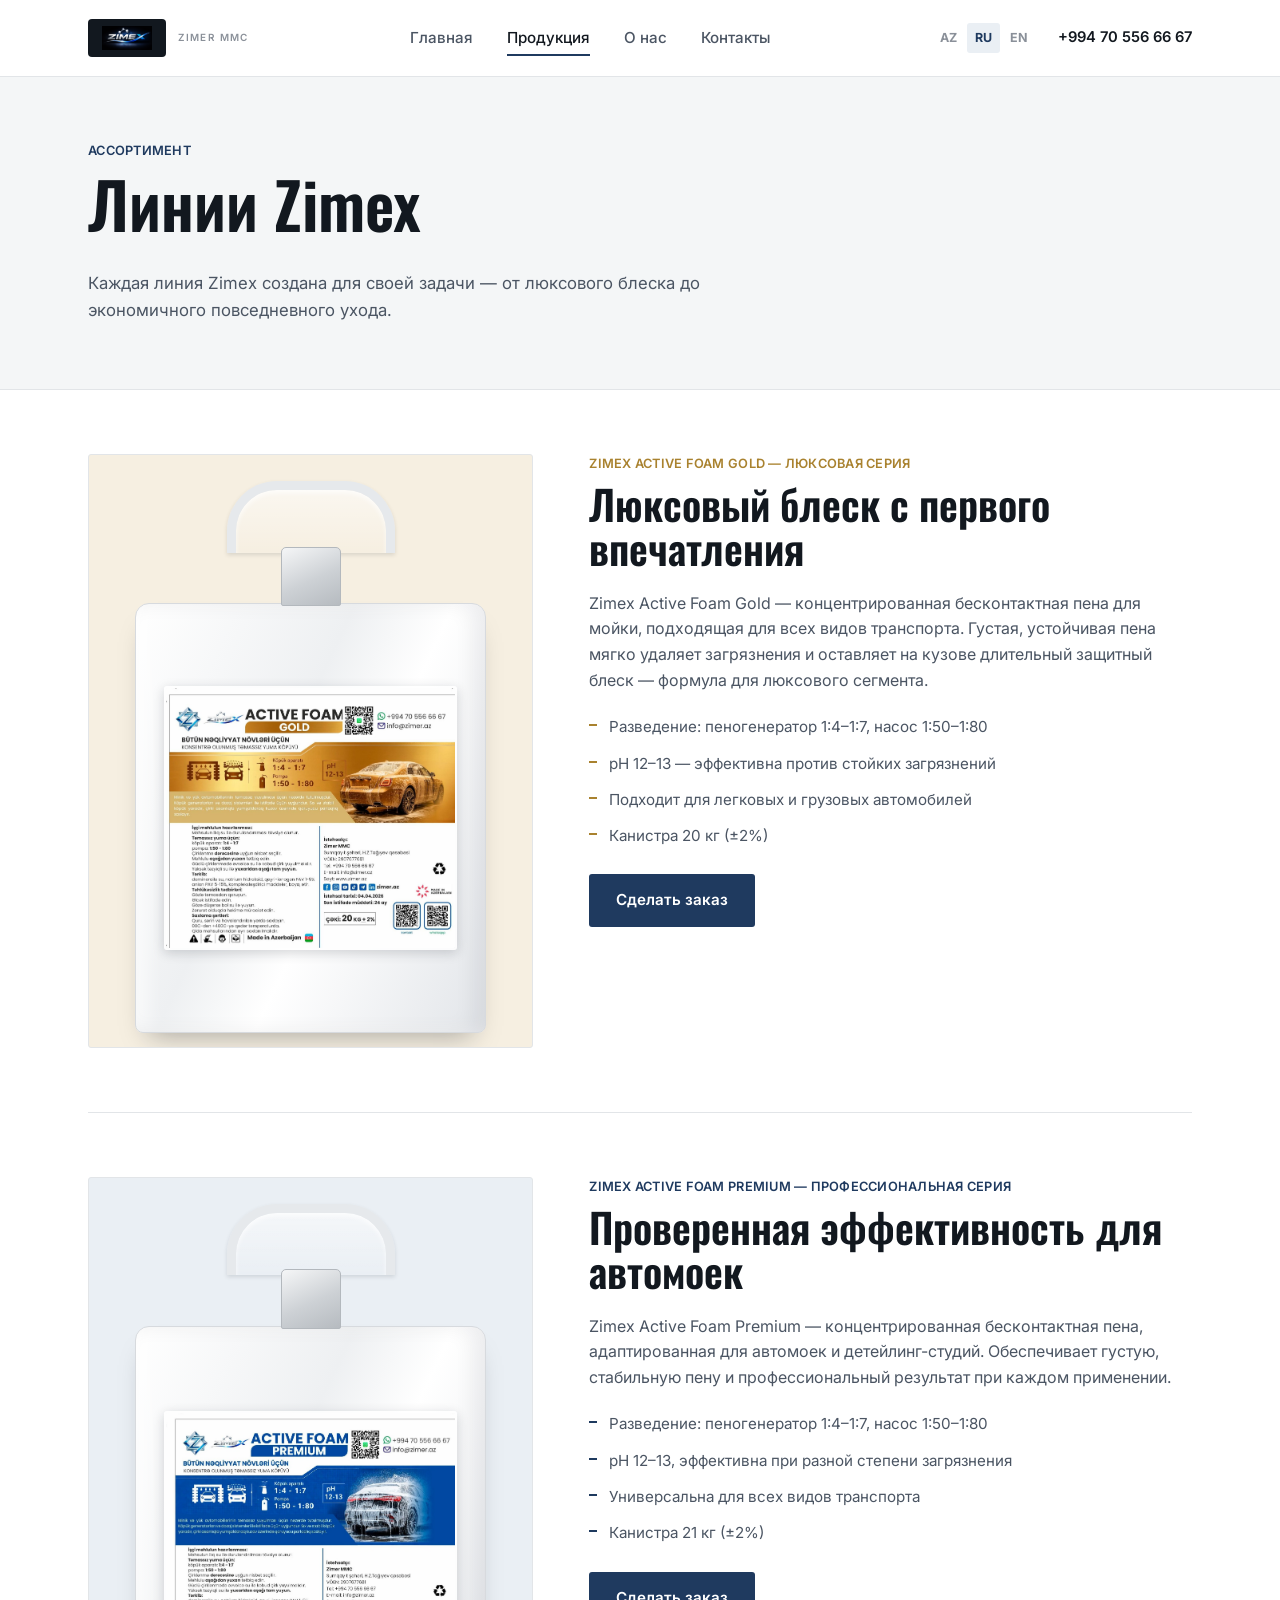
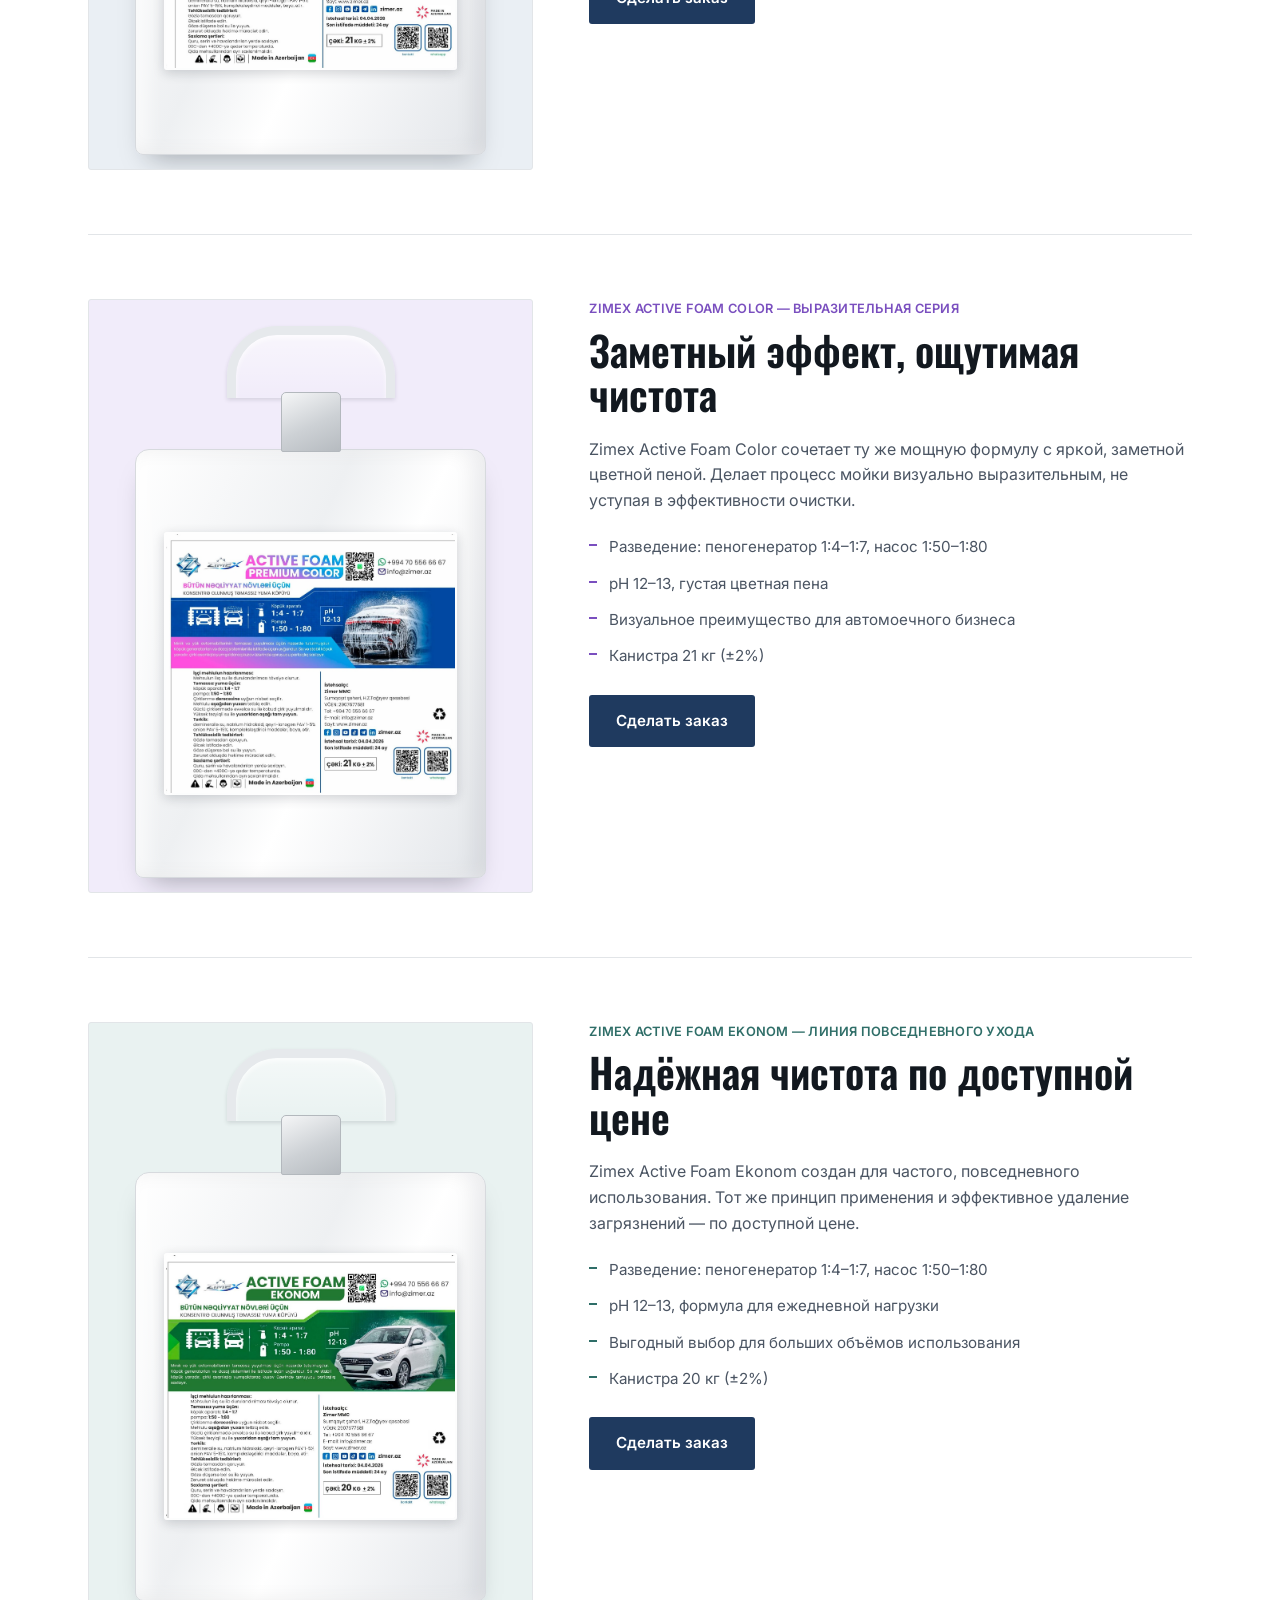
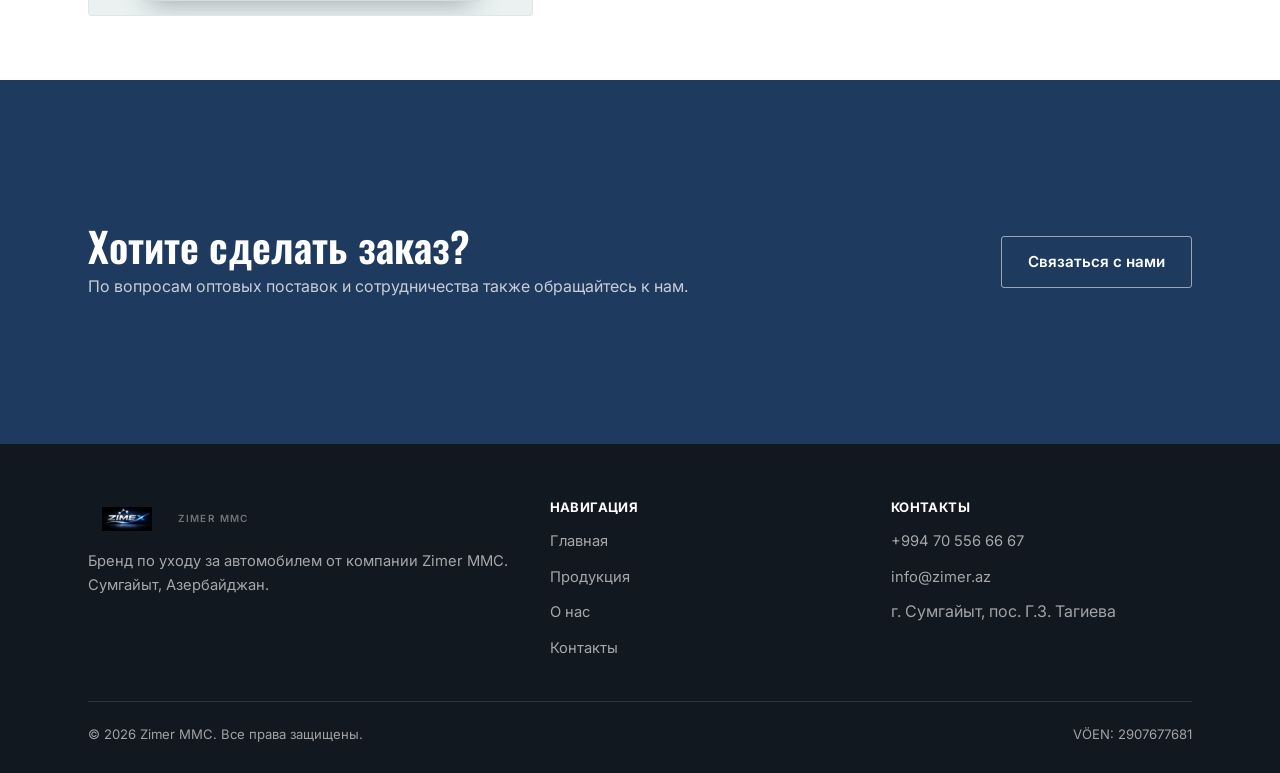
<file: ru/products.html>
<!DOCTYPE html>
<html lang="ru">
<head>
<meta charset="UTF-8">
<meta name="viewport" content="width=device-width, initial-scale=1.0">
<title>Продукция — Zimex Gold, Premium, Color, Ekonom | Zimer MMC</title>
<meta name="description" content="Линии продукции Zimex: Gold, Premium, Color и Ekonom. Средства по уходу за автомобилем на любой случай.">
<link rel="preconnect" href="https://fonts.googleapis.com">
<link rel="preconnect" href="https://fonts.gstatic.com" crossorigin>
<link href="https://fonts.googleapis.com/css2?family=Oswald:wght@500;600;700&family=Inter:wght@400;500;600;700&display=swap" rel="stylesheet">
<link rel="stylesheet" href="../assets/style.css">
</head>
<body>

<header class="site-header">
  <div class="container">
    <a href="index.html" class="logo">
      <span class="logo-badge"><img src="../assets/logo-mark.png" alt="Zimex"></span>
      <span class="logo-caption">ZIMER MMC</span>
    </a>
    <nav class="main-nav">
      <a href="index.html">Главная</a>
      <a href="products.html" aria-current="page">Продукция</a>
      <a href="about.html">О нас</a>
      <a href="contact.html">Контакты</a>
    </nav>
    <div class="header-right">
      <div class="lang-switch">
        <a href="../products.html">AZ</a>
        <a href="products.html" class="active">RU</a>
        <a href="../en/products.html">EN</a>
      </div>
      <a class="header-phone" href="tel:+994705566667">+994 70 556 66 67</a>
      <button class="menu-toggle" aria-label="Меню"><span></span><span></span><span></span></button>
    </div>
  </div>
</header>

<section class="page-hero">
  <div class="container">
    <div class="eyebrow">АССОРТИМЕНТ</div>
    <h1>Линии Zimex</h1>
    <p class="lead">Каждая линия Zimex создана для своей задачи — от люксового блеска до экономичного повседневного ухода.</p>
  </div>
</section>

<section style="padding-top:0; padding-bottom:0;">
  <div class="container">

    <div id="gold" class="product-block pb-gold">
      <div class="product-visual">
        <div class="canister-mock">
          <div class="handle"></div>
          <div class="cap"></div>
          <div class="body"><img src="../assets/labels/label-gold.jpg" alt="Zimex Gold — Active Foam"></div>
        </div>
      </div>
      <div class="product-copy">
        <div class="eyebrow">ZIMEX ACTIVE FOAM GOLD — ЛЮКСОВАЯ СЕРИЯ</div>
        <h2>Люксовый блеск с первого впечатления</h2>
        <p>Zimex Active Foam Gold — концентрированная бесконтактная пена для мойки, подходящая для всех видов транспорта. Густая, устойчивая пена мягко удаляет загрязнения и оставляет на кузове длительный защитный блеск — формула для люксового сегмента.</p>
        <ul class="feature-list">
          <li>Разведение: пеногенератор 1:4–1:7, насос 1:50–1:80</li>
          <li>pH 12–13 — эффективна против стойких загрязнений</li>
          <li>Подходит для легковых и грузовых автомобилей</li>
          <li>Канистра 20 кг (±2%)</li>
        </ul>
        <a href="contact.html" class="btn btn-primary order-btn">Сделать заказ</a>
      </div>
    </div>

    <div id="premium" class="product-block pb-premium">
      <div class="product-visual">
        <div class="canister-mock">
          <div class="handle"></div>
          <div class="cap"></div>
          <div class="body"><img src="../assets/labels/label-premium.jpg" alt="Zimex Premium — Active Foam"></div>
        </div>
      </div>
      <div class="product-copy">
        <div class="eyebrow">ZIMEX ACTIVE FOAM PREMIUM — ПРОФЕССИОНАЛЬНАЯ СЕРИЯ</div>
        <h2>Проверенная эффективность для автомоек</h2>
        <p>Zimex Active Foam Premium — концентрированная бесконтактная пена, адаптированная для автомоек и детейлинг-студий. Обеспечивает густую, стабильную пену и профессиональный результат при каждом применении.</p>
        <ul class="feature-list">
          <li>Разведение: пеногенератор 1:4–1:7, насос 1:50–1:80</li>
          <li>pH 12–13, эффективна при разной степени загрязнения</li>
          <li>Универсальна для всех видов транспорта</li>
          <li>Канистра 21 кг (±2%)</li>
        </ul>
        <a href="contact.html" class="btn btn-primary order-btn">Сделать заказ</a>
      </div>
    </div>

    <div id="color" class="product-block pb-color">
      <div class="product-visual">
        <div class="canister-mock">
          <div class="handle"></div>
          <div class="cap"></div>
          <div class="body"><img src="../assets/labels/label-color.jpg" alt="Zimex Color — Active Foam"></div>
        </div>
      </div>
      <div class="product-copy">
        <div class="eyebrow">ZIMEX ACTIVE FOAM COLOR — ВЫРАЗИТЕЛЬНАЯ СЕРИЯ</div>
        <h2>Заметный эффект, ощутимая чистота</h2>
        <p>Zimex Active Foam Color сочетает ту же мощную формулу с яркой, заметной цветной пеной. Делает процесс мойки визуально выразительным, не уступая в эффективности очистки.</p>
        <ul class="feature-list">
          <li>Разведение: пеногенератор 1:4–1:7, насос 1:50–1:80</li>
          <li>pH 12–13, густая цветная пена</li>
          <li>Визуальное преимущество для автомоечного бизнеса</li>
          <li>Канистра 21 кг (±2%)</li>
        </ul>
        <a href="contact.html" class="btn btn-primary order-btn">Сделать заказ</a>
      </div>
    </div>

    <div id="ekonom" class="product-block pb-ekonom">
      <div class="product-visual">
        <div class="canister-mock">
          <div class="handle"></div>
          <div class="cap"></div>
          <div class="body"><img src="../assets/labels/label-ekonom.jpg" alt="Zimex Ekonom — Active Foam"></div>
        </div>
      </div>
      <div class="product-copy">
        <div class="eyebrow">ZIMEX ACTIVE FOAM EKONOM — ЛИНИЯ ПОВСЕДНЕВНОГО УХОДА</div>
        <h2>Надёжная чистота по доступной цене</h2>
        <p>Zimex Active Foam Ekonom создан для частого, повседневного использования. Тот же принцип применения и эффективное удаление загрязнений — по доступной цене.</p>
        <ul class="feature-list">
          <li>Разведение: пеногенератор 1:4–1:7, насос 1:50–1:80</li>
          <li>pH 12–13, формула для ежедневной нагрузки</li>
          <li>Выгодный выбор для больших объёмов использования</li>
          <li>Канистра 20 кг (±2%)</li>
        </ul>
        <a href="contact.html" class="btn btn-primary order-btn">Сделать заказ</a>
      </div>
    </div>

  </div>
</section>

<section class="cta-strip">
  <div class="container">
    <div>
      <h2>Хотите сделать заказ?</h2>
      <p>По вопросам оптовых поставок и сотрудничества также обращайтесь к нам.</p>
    </div>
    <a href="contact.html" class="btn btn-outline on-dark">Связаться с нами</a>
  </div>
</section>

<footer class="site-footer">
  <div class="container">
    <div class="foot-grid">
      <div>
        <div class="logo">
          <span class="logo-badge"><img src="../assets/logo-mark.png" alt="Zimex"></span>
          <span class="logo-caption">ZIMER MMC</span>
        </div>
        <p>Бренд по уходу за автомобилем от компании Zimer MMC. Сумгайыт, Азербайджан.</p>
      </div>
      <div>
        <h4>НАВИГАЦИЯ</h4>
        <ul>
          <li><a href="index.html">Главная</a></li>
          <li><a href="products.html">Продукция</a></li>
          <li><a href="about.html">О нас</a></li>
          <li><a href="contact.html">Контакты</a></li>
        </ul>
      </div>
      <div>
        <h4>КОНТАКТЫ</h4>
        <ul>
          <li><a href="tel:+994705566667">+994 70 556 66 67</a></li>
          <li><a href="mailto:info@zimer.az">info@zimer.az</a></li>
          <li>г. Сумгайыт, пос. Г.З. Тагиева</li>
        </ul>
      </div>
    </div>
    <div class="foot-bottom">
      <span>© 2026 Zimer MMC. Все права защищены.</span>
      <span>VÖEN: 2907677681</span>
    </div>
  </div>
</footer>

<script src="../assets/script.js"></script>
</body>
</html>
</file>
<file: assets/style.css>
/* ==========================================================================
   ZIMEX — design tokens
   Premium, clean, automotive-chemistry brand.
   ========================================================================== */

:root {
  /* colour */
  --ink: #12181f;
  --ink-soft: #4b5563;
  --ink-faint: #8a9099;
  --paper: #ffffff;
  --paper-alt: #f4f6f7;
  --line: #e2e5e8;
  --brand: #1f3a5f;
  --brand-light: #3a5a82;
  --brand-pale: #eaeff4;

  /* product-line accents */
  --gold: #a9822f;
  --gold-pale: #f6efe1;
  --premium: #1f3a5f;
  --premium-pale: #eaeff4;
  --color-line: #7a4fbf;
  --color-pale: #f1ecfa;
  --ekonom: #2f6e68;
  --ekonom-pale: #e9f2f1;

  /* type */
  --f-display: "Oswald", "Arial Narrow", sans-serif;
  --f-body: "Inter", -apple-system, "Segoe UI", sans-serif;

  /* scale */
  --container: 1160px;
  --radius: 3px;
}

* { box-sizing: border-box; }
html { scroll-behavior: smooth; }

body {
  margin: 0;
  font-family: var(--f-body);
  color: var(--ink);
  background: var(--paper);
  line-height: 1.6;
  -webkit-font-smoothing: antialiased;
}

h1, h2, h3, h4 {
  font-family: var(--f-display);
  font-weight: 600;
  line-height: 1.08;
  margin: 0 0 0.5em;
  color: var(--ink);
}

h1 { font-size: clamp(2.4rem, 5vw, 4rem); font-weight: 600; }
h2 { font-size: clamp(1.8rem, 3.2vw, 2.6rem); }
h3 { font-size: 1.3rem; }

p { margin: 0 0 1em; color: var(--ink-soft); max-width: 62ch; }

a { color: inherit; text-decoration: none; }

img { max-width: 100%; display: block; }

.container {
  max-width: var(--container);
  margin: 0 auto;
  padding: 0 28px;
}

.eyebrow {
  font-family: var(--f-body);
  font-size: 0.8rem;
  font-weight: 600;
  color: var(--brand);
  margin-bottom: 0.6em;
  letter-spacing: 0.02em;
}

/* ---------- buttons ---------- */
.btn {
  display: inline-flex;
  align-items: center;
  gap: 8px;
  padding: 13px 26px;
  font-family: var(--f-body);
  font-weight: 600;
  font-size: 0.95rem;
  border-radius: var(--radius);
  border: 1.5px solid transparent;
  cursor: pointer;
  transition: background 0.15s ease, color 0.15s ease, border-color 0.15s ease;
}
.btn-primary { background: var(--brand); color: #fff; }
.btn-primary:hover { background: var(--brand-light); }
.btn-outline { border-color: var(--ink); color: var(--ink); }
.btn-outline:hover { background: var(--ink); color: #fff; }
.btn-outline.on-dark { border-color: rgba(255,255,255,0.55); color: #fff; }
.btn-outline.on-dark:hover { background: #fff; color: var(--brand); }

/* ---------- header ---------- */
.site-header {
  border-bottom: 1px solid var(--line);
  position: sticky;
  top: 0;
  background: rgba(255,255,255,0.94);
  backdrop-filter: saturate(140%) blur(6px);
  z-index: 50;
}
.site-header .container {
  display: flex;
  align-items: center;
  justify-content: space-between;
  height: 76px;
}
.logo {
  display: flex;
  align-items: center;
  gap: 12px;
  font-family: var(--f-display);
  font-size: 1.5rem;
  font-weight: 600;
  color: var(--ink);
}
.logo .mark {
  width: 30px; height: 30px;
  flex: none;
}
.logo .mark svg { width: 100%; height: 100%; }
.logo .sub {
  font-family: var(--f-body);
  font-size: 0.62rem;
  font-weight: 600;
  color: var(--ink-faint);
  letter-spacing: 0.14em;
  display: block;
  margin-top: 2px;
}
.logo-block { display: flex; flex-direction: column; line-height: 1; }

.logo-badge {
  background: var(--ink);
  padding: 7px 14px;
  border-radius: 4px;
  display: flex;
  align-items: center;
  line-height: 0;
  flex: none;
}
.logo-badge img { height: 24px; width: auto; display: block; }
.logo-caption {
  font-family: var(--f-body);
  font-size: 0.62rem;
  font-weight: 600;
  color: var(--ink-faint);
  letter-spacing: 0.14em;
}
footer.site-footer .logo-caption { color: rgba(255,255,255,0.4); }

nav.main-nav {
  display: flex;
  align-items: center;
  gap: 34px;
}
nav.main-nav a {
  font-size: 0.95rem;
  font-weight: 500;
  color: var(--ink-soft);
  position: relative;
  padding: 6px 0;
}
nav.main-nav a:hover, nav.main-nav a[aria-current="page"] { color: var(--ink); }
nav.main-nav a[aria-current="page"]::after {
  content: "";
  position: absolute;
  left: 0; right: 0; bottom: 0;
  height: 2px;
  background: var(--brand);
}

.header-right { display: flex; align-items: center; gap: 22px; }

.lang-switch { display: flex; gap: 2px; }
.lang-switch a {
  font-size: 0.78rem;
  font-weight: 700;
  padding: 5px 8px;
  color: var(--ink-faint);
  border-radius: var(--radius);
}
.lang-switch a.active { color: var(--brand); background: var(--brand-pale); }
.lang-switch a:hover:not(.active) { color: var(--ink); }

.header-phone {
  font-weight: 600;
  font-size: 0.92rem;
  white-space: nowrap;
}

.menu-toggle {
  display: none;
  background: none;
  border: none;
  cursor: pointer;
  padding: 8px;
}
.menu-toggle span {
  display: block;
  width: 22px;
  height: 2px;
  background: var(--ink);
  margin: 5px 0;
}

/* ---------- hero ---------- */
.hero {
  background: var(--ink);
  color: #fff;
  overflow: hidden;
  position: relative;
}
.hero .container {
  display: grid;
  grid-template-columns: 1.1fr 0.9fr;
  gap: 40px;
  align-items: center;
  padding-top: 80px;
  padding-bottom: 80px;
  min-height: 560px;
}
.hero h1 { color: #fff; }
.hero .eyebrow { color: #9db6d6; }
.hero p.lead {
  color: rgba(255,255,255,0.72);
  font-size: 1.12rem;
  max-width: 46ch;
}
.hero .actions { display: flex; gap: 14px; margin-top: 30px; flex-wrap: wrap; }

.hero-panel {
  position: relative;
  aspect-ratio: 4 / 5;
  border: 1px solid rgba(255,255,255,0.14);
  border-radius: var(--radius);
  background:
    linear-gradient(135deg, #1a2a3d 0%, #12181f 55%, #0c1016 100%);
  overflow: hidden;
}
.hero-panel::before {
  content: "";
  position: absolute;
  top: -60%; left: -30%;
  width: 60%; height: 220%;
  background: linear-gradient(100deg, transparent, rgba(255,255,255,0.16) 45%, transparent 60%);
  transform: rotate(12deg);
  animation: sheen 2.6s ease-out 0.4s 1;
}
.hero-panel .drop-count {
  position: absolute;
  left: 28px; bottom: 28px;
  font-family: var(--f-display);
}
.hero-panel .drop-count .num { font-size: 3rem; color: #fff; line-height: 1; }
.hero-panel .drop-count .cap { font-size: 0.78rem; color: rgba(255,255,255,0.6); margin-top: 6px; max-width: 20ch; }

@keyframes sheen {
  from { transform: translateX(-40%) rotate(12deg); }
  to { transform: translateX(220%) rotate(12deg); }
}
@media (prefers-reduced-motion: reduce) {
  .hero-panel::before { animation: none; opacity: 0; }
}

/* ---------- sections ---------- */
section { padding: 88px 0; }
.section-alt { background: var(--paper-alt); }
.section-head { max-width: 60ch; margin-bottom: 48px; }
.section-head.center { margin-left: auto; margin-right: auto; text-align: center; }

/* ---------- product line cards (home preview) ---------- */
.lines-grid {
  display: grid;
  grid-template-columns: repeat(4, 1fr);
  gap: 1px;
  background: var(--line);
  border: 1px solid var(--line);
}
.line-card {
  background: var(--paper);
  padding: 34px 26px;
  border-top: 3px solid var(--accent, var(--brand));
  display: flex;
  flex-direction: column;
  min-height: 240px;
}
.line-card .line-name { font-family: var(--f-display); font-size: 1.4rem; margin-bottom: 10px; }
.line-card .line-tag {
  font-size: 0.72rem; font-weight: 700; letter-spacing: 0.04em;
  color: var(--accent, var(--brand));
  margin-bottom: 14px;
}
.line-card p { font-size: 0.92rem; flex: 1; }
.line-card .line-link { font-size: 0.85rem; font-weight: 600; color: var(--ink); margin-top: 14px; }
.line-card .line-link::after { content: " →"; }

.line-gold   { --accent: var(--gold); }
.line-premium{ --accent: var(--premium); }
.line-color  { --accent: var(--color-line); }
.line-ekonom { --accent: var(--ekonom); }

/* ---------- why us ---------- */
.why-grid {
  display: grid;
  grid-template-columns: repeat(3, 1fr);
  gap: 40px;
}
.why-item .why-num {
  font-family: var(--f-display);
  font-size: 0.85rem;
  color: var(--brand);
  border-bottom: 1px solid var(--line);
  padding-bottom: 10px;
  margin-bottom: 14px;
}
.why-item h3 { margin-bottom: 8px; }
.why-item p { font-size: 0.94rem; }

/* ---------- contact strip ---------- */
.cta-strip {
  background: var(--brand);
  color: #fff;
}
.cta-strip .container {
  display: flex;
  align-items: center;
  justify-content: space-between;
  gap: 24px;
  flex-wrap: wrap;
  padding-top: 56px;
  padding-bottom: 56px;
}
.cta-strip h2 { color: #fff; margin: 0; }
.cta-strip p { color: rgba(255,255,255,0.75); margin: 6px 0 0; }

/* ---------- footer ---------- */
footer.site-footer {
  background: var(--ink);
  color: rgba(255,255,255,0.6);
  padding: 56px 0 28px;
}
footer.site-footer .foot-grid {
  display: grid;
  grid-template-columns: 1.4fr 1fr 1fr;
  gap: 40px;
  padding-bottom: 40px;
  border-bottom: 1px solid rgba(255,255,255,0.12);
}
footer.site-footer h4 {
  color: #fff;
  font-family: var(--f-body);
  font-size: 0.82rem;
  font-weight: 700;
  letter-spacing: 0.03em;
  margin-bottom: 14px;
}
footer.site-footer .logo { color: #fff; margin-bottom: 12px; }
footer.site-footer p, footer.site-footer a { color: rgba(255,255,255,0.62); font-size: 0.92rem; }
footer.site-footer a:hover { color: #fff; }
footer.site-footer ul { list-style: none; margin: 0; padding: 0; display: flex; flex-direction: column; gap: 10px; }
.foot-bottom {
  padding-top: 22px;
  display: flex;
  justify-content: space-between;
  gap: 12px;
  flex-wrap: wrap;
  font-size: 0.82rem;
}

/* ---------- page hero (inner pages) ---------- */
.page-hero {
  background: var(--paper-alt);
  border-bottom: 1px solid var(--line);
  padding: 64px 0 48px;
}
.page-hero .eyebrow { color: var(--brand); }
.page-hero p.lead { font-size: 1.05rem; max-width: 58ch; }

/* ---------- product detail sections ---------- */
.product-block {
  display: grid;
  grid-template-columns: 0.85fr 1.15fr;
  gap: 56px;
  align-items: start;
  padding: 64px 0;
  border-bottom: 1px solid var(--line);
}
.product-block:last-child { border-bottom: none; }
.product-visual {
  aspect-ratio: 3/4;
  border-radius: var(--radius);
  border: 1px solid var(--line);
  background: var(--pale, var(--brand-pale));
  position: relative;
  overflow: hidden;
  display: flex;
  align-items: stretch;
  justify-content: center;
  padding: 26px 22px 14px;
}
.product-visual .tag {
  font-family: var(--f-display);
  font-size: 1.1rem;
  color: var(--accent, var(--brand));
  background: #fff;
  padding: 8px 14px;
  border-radius: var(--radius);
  border: 1px solid var(--line);
}
.product-visual .placeholder-note {
  position: absolute;
  top: 16px; left: 16px; right: 16px;
  font-size: 0.72rem;
  color: var(--ink-faint);
  border: 1px dashed var(--ink-faint);
  padding: 8px 10px;
  border-radius: var(--radius);
  background: rgba(255,255,255,0.6);
}
.product-copy .eyebrow { color: var(--accent, var(--brand)); }
.feature-list { list-style: none; margin: 22px 0 0; padding: 0; display: grid; gap: 12px; }
.feature-list li {
  padding-left: 20px;
  position: relative;
  font-size: 0.95rem;
  color: var(--ink-soft);
}
.feature-list li::before {
  content: "";
  position: absolute;
  left: 0; top: 9px;
  width: 8px; height: 2px;
  background: var(--accent, var(--brand));
}
.product-block .order-btn { margin-top: 26px; }

.pb-gold    { --accent: var(--gold);    --pale: var(--gold-pale); }
.pb-premium { --accent: var(--premium); --pale: var(--premium-pale); }
.pb-color   { --accent: var(--color-line); --pale: var(--color-pale); }
.pb-ekonom  { --accent: var(--ekonom);  --pale: var(--ekonom-pale); }

/* ---------- canister (container) mockup ---------- */
.canister-mock {
  width: 100%;
  height: 100%;
  display: flex;
  flex-direction: column;
  align-items: center;
  justify-content: flex-end;
}
.canister-mock .handle {
  width: 42%;
  height: 13%;
  border: 9px solid #e6e9ec;
  border-bottom: none;
  border-radius: 50px 50px 0 0;
  margin-bottom: -6px;
  box-shadow: inset 0 3px 5px rgba(255,255,255,.7), 0 2px 4px rgba(18,24,31,.12);
  background: linear-gradient(180deg, rgba(255,255,255,.5), transparent);
}
.canister-mock .cap {
  width: 15%;
  aspect-ratio: 1;
  border-radius: 5px 5px 2px 2px;
  background: linear-gradient(155deg, #f5f6f7, #cdd1d5 55%, #b6bbc0);
  border: 1px solid #b3b8bd;
  margin-bottom: -3px;
  z-index: 2;
}
.canister-mock .body {
  width: 88%;
  flex: 1;
  background: linear-gradient(115deg, #ffffff 0%, #eef0f2 40%, #ffffff 58%, #e2e5e9 100%);
  border-radius: 14px 14px 8px 8px;
  border: 1px solid #d7dade;
  position: relative;
  overflow: hidden;
  box-shadow:
    0 16px 26px -14px rgba(18,24,31,.35),
    inset -12px 0 20px rgba(18,24,31,.06),
    inset 12px 0 18px rgba(255,255,255,.6);
  display: flex;
  align-items: center;
  justify-content: center;
  padding: 7%;
}
.canister-mock .body img {
  width: 100%;
  height: auto;
  border-radius: 3px;
  box-shadow: 0 3px 12px rgba(18,24,31,.18);
  border: 2px solid rgba(255,255,255,.85);
}
.canister-mock .shadow-ellipse {
  width: 64%;
  height: 12px;
  margin-top: 8px;
  background: radial-gradient(ellipse at center, rgba(18,24,31,.28), transparent 72%);
  flex: none;
}

/* ---------- about page ---------- */
.stat-row {
  display: grid;
  grid-template-columns: repeat(3, 1fr);
  gap: 1px;
  background: var(--line);
  border: 1px solid var(--line);
  margin-top: 48px;
}
.stat { background: var(--paper); padding: 28px; }
.stat .stat-num { font-family: var(--f-display); font-size: 2.4rem; color: var(--brand); }
.stat .stat-label { font-size: 0.85rem; color: var(--ink-soft); margin-top: 4px; }

.values-grid { display: grid; grid-template-columns: repeat(3, 1fr); gap: 40px; margin-top: 8px; }

/* ---------- contact page ---------- */
.contact-grid {
  display: grid;
  grid-template-columns: 1fr 1fr;
  gap: 64px;
  align-items: start;
}
.info-list { list-style: none; margin: 26px 0 0; padding: 0; display: grid; gap: 22px; }
.info-list li { border-top: 1px solid var(--line); padding-top: 16px; }
.info-list .label { font-size: 0.78rem; font-weight: 700; color: var(--brand); letter-spacing: 0.02em; margin-bottom: 4px; }
.info-list .value { font-size: 1.05rem; }

.map-frame {
  margin-top: 30px;
  border: 1px solid var(--line);
  border-radius: var(--radius);
  overflow: hidden;
  aspect-ratio: 16/10;
}
.map-frame iframe { width: 100%; height: 100%; border: 0; }

form.contact-form { display: grid; gap: 18px; }
form.contact-form label {
  font-size: 0.82rem; font-weight: 600; color: var(--ink);
  display: block; margin-bottom: 7px;
}
form.contact-form input,
form.contact-form select,
form.contact-form textarea {
  width: 100%;
  font-family: var(--f-body);
  font-size: 0.95rem;
  padding: 12px 14px;
  border: 1px solid var(--line);
  border-radius: var(--radius);
  background: var(--paper-alt);
  color: var(--ink);
}
form.contact-form input:focus,
form.contact-form select:focus,
form.contact-form textarea:focus {
  outline: 2px solid var(--brand);
  outline-offset: 1px;
  background: #fff;
}
form.contact-form textarea { resize: vertical; min-height: 120px; }
.form-note { font-size: 0.82rem; color: var(--ink-faint); margin-top: 4px; }

/* ---------- responsive ---------- */
@media (max-width: 980px) {
  nav.main-nav { display: none; }
  .menu-toggle { display: block; }
  .header-phone { display: none; }
  .hero .container { grid-template-columns: 1fr; }
  .hero-panel { order: -1; max-width: 320px; }
  .lines-grid { grid-template-columns: repeat(2, 1fr); }
  .why-grid, .values-grid { grid-template-columns: 1fr; }
  .stat-row { grid-template-columns: 1fr; }
  footer.site-footer .foot-grid { grid-template-columns: 1fr; gap: 28px; }
  .product-block { grid-template-columns: 1fr; }
  .product-visual { max-width: 260px; }
  .contact-grid { grid-template-columns: 1fr; }
}
@media (max-width: 560px) {
  .lines-grid { grid-template-columns: 1fr; }
  section { padding: 60px 0; }
}

body.nav-open nav.main-nav {
  display: flex;
  position: fixed;
  inset: 76px 0 0 0;
  background: #fff;
  flex-direction: column;
  align-items: flex-start;
  padding: 28px;
  gap: 22px;
  overflow-y: auto;
}
</file>
